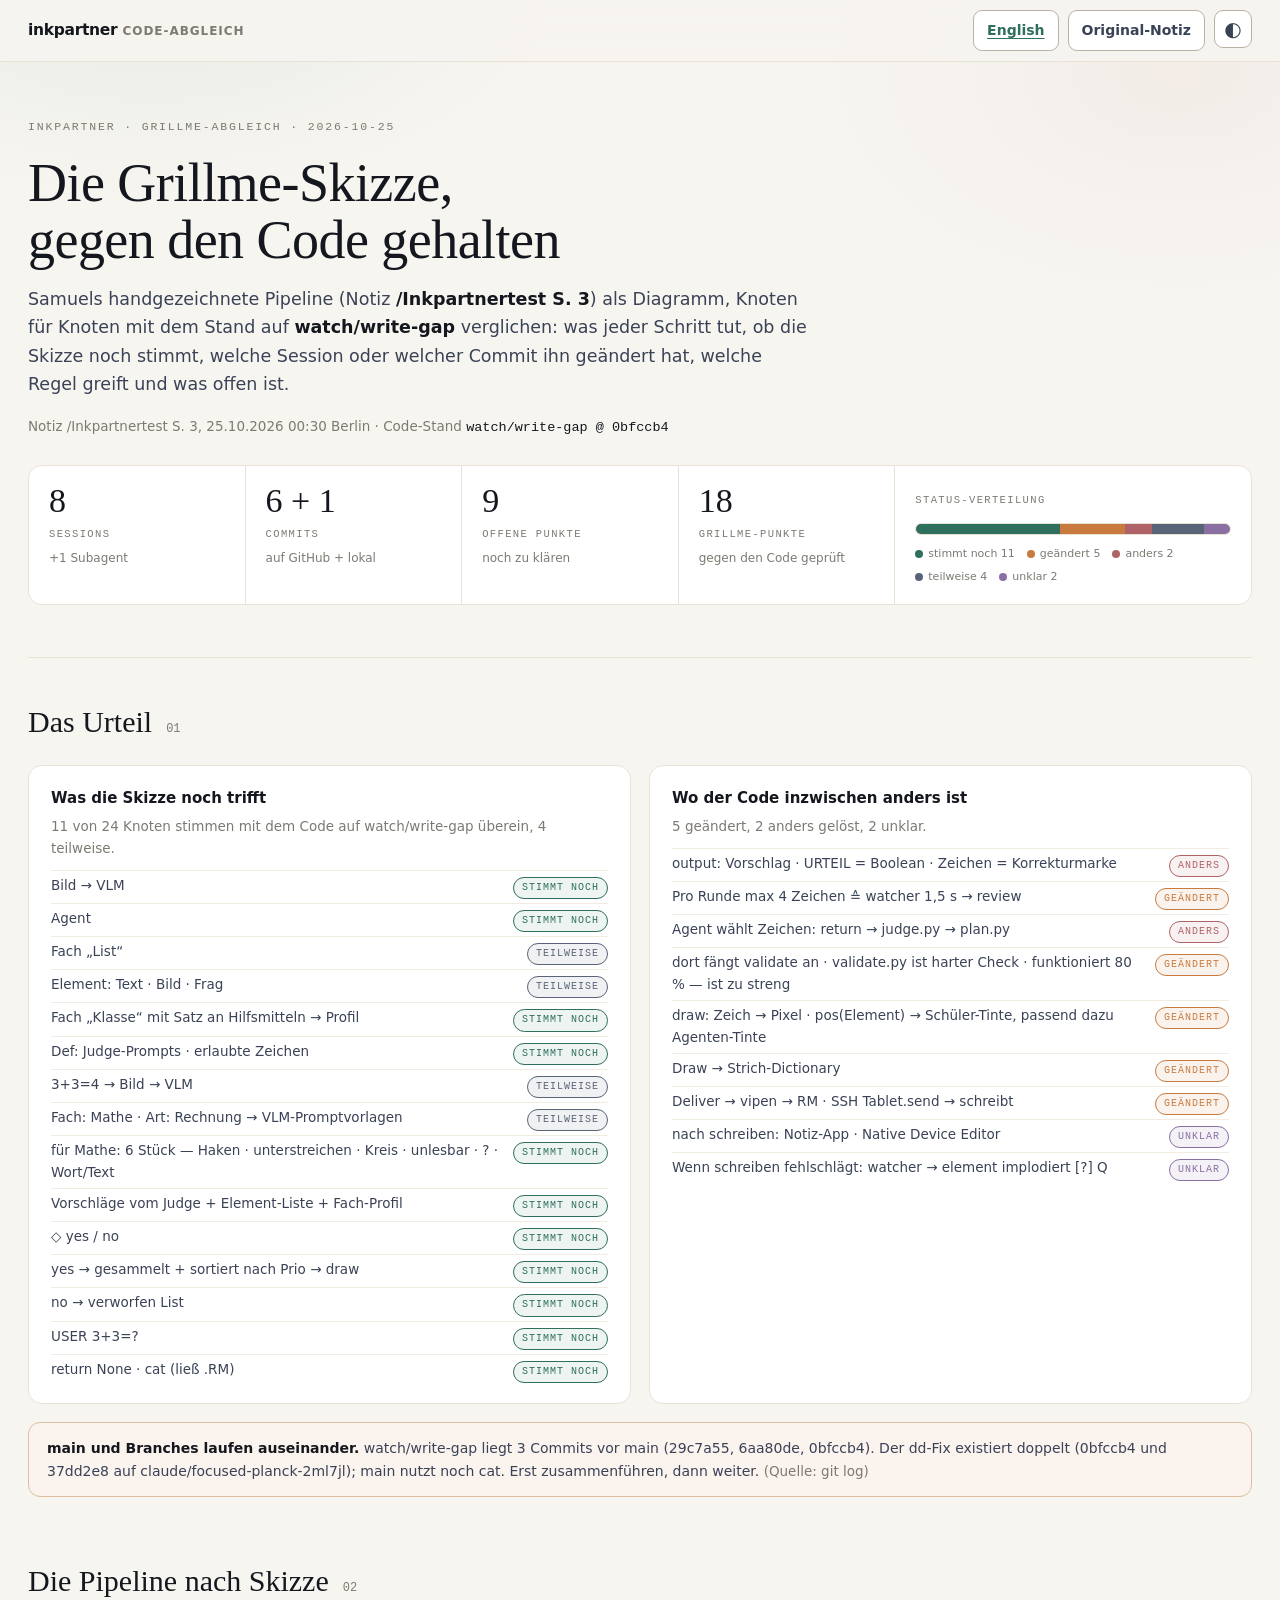
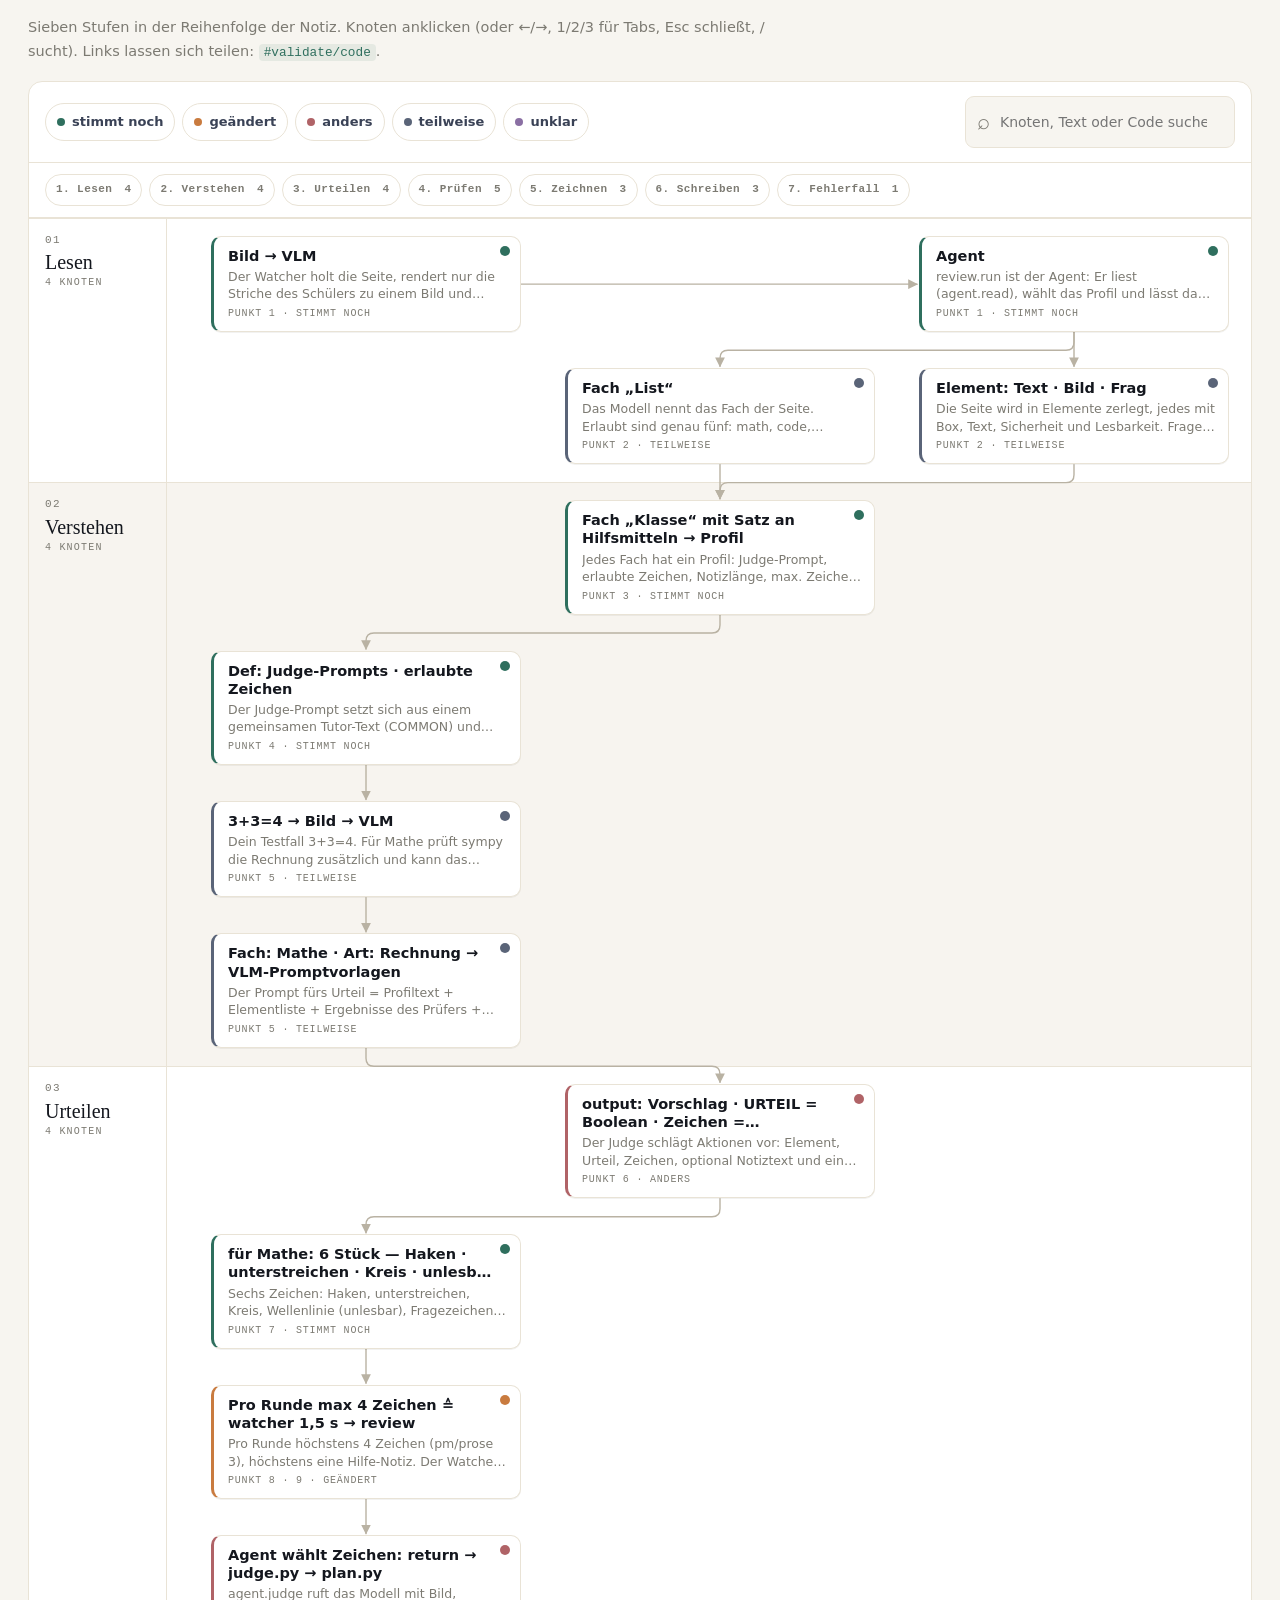
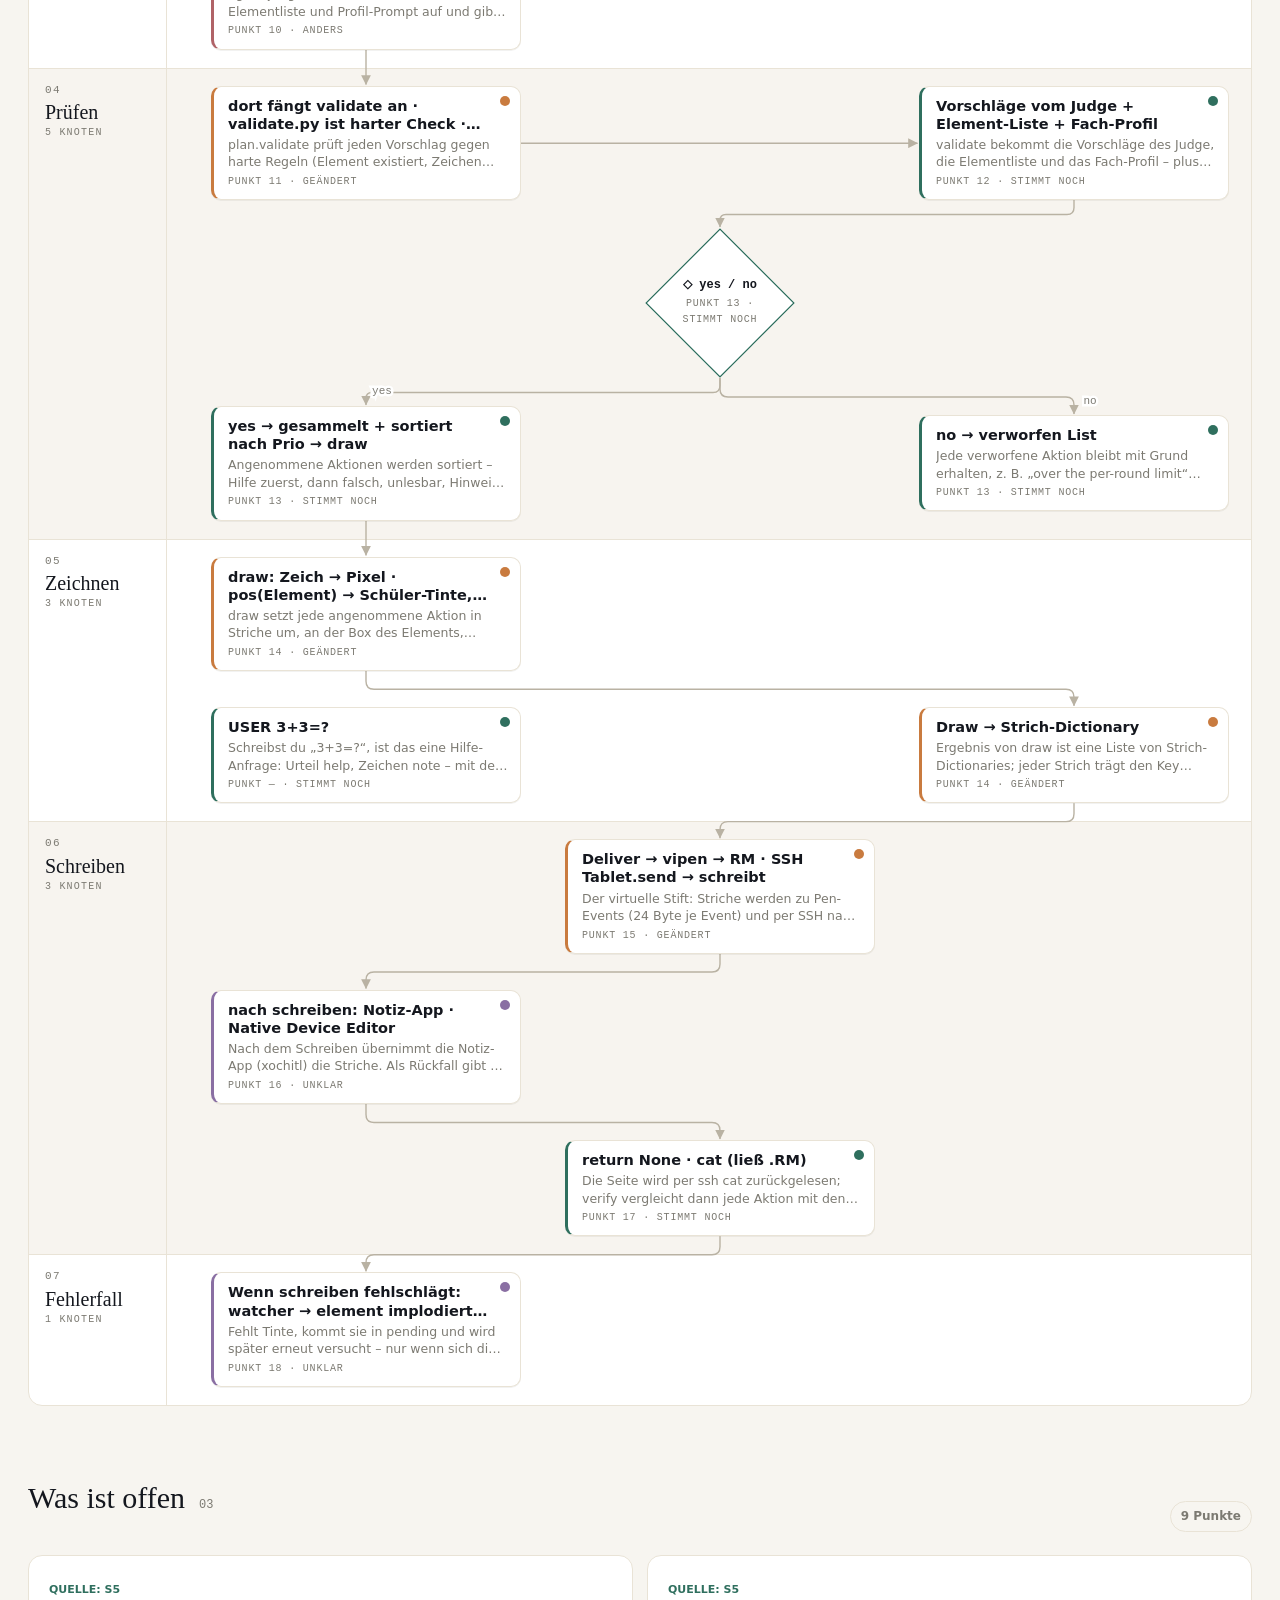
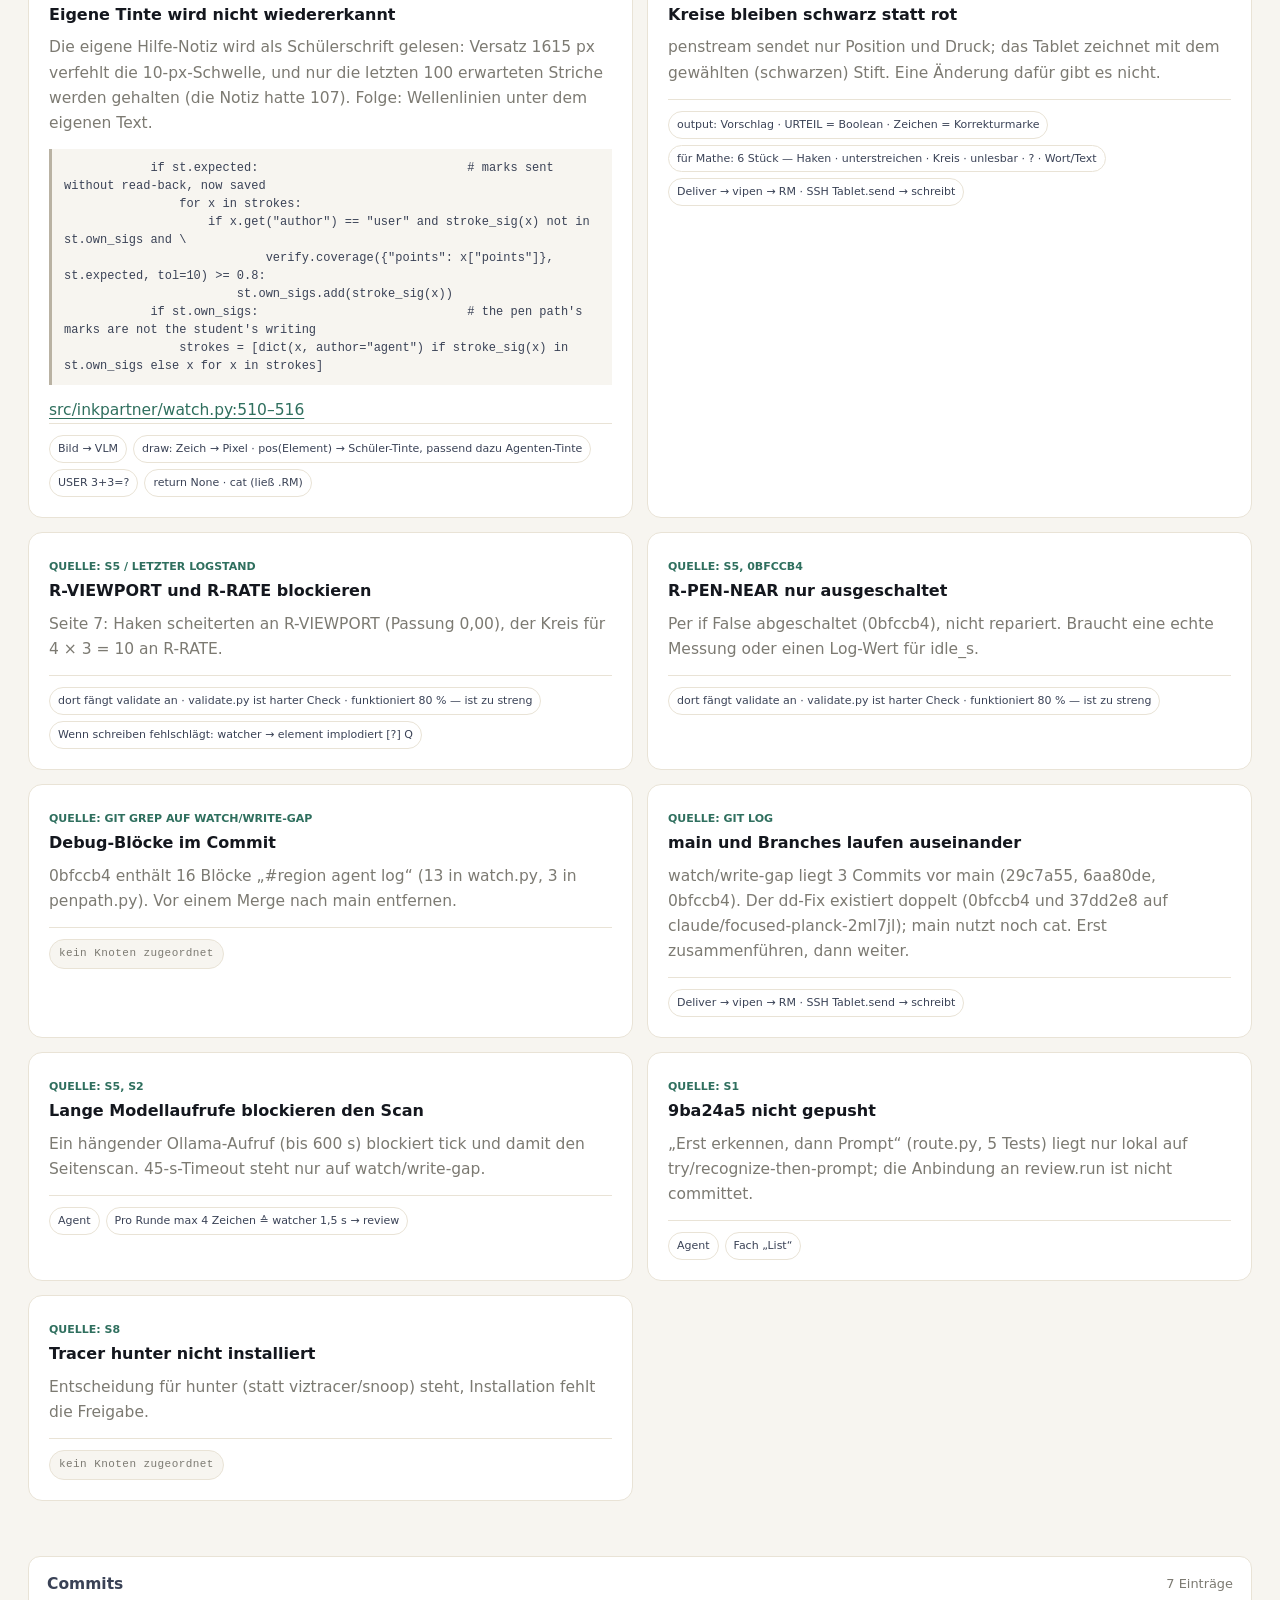
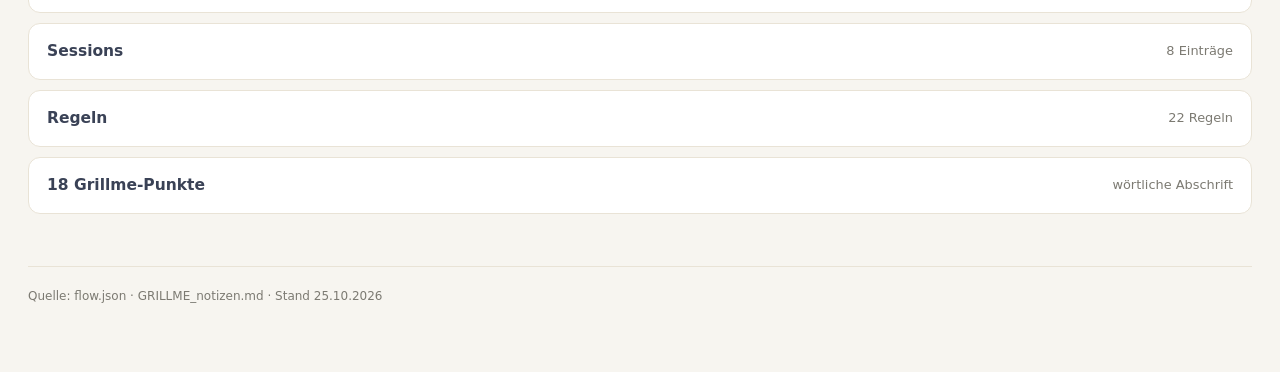
<file: index.html>
<!doctype html>
<html lang="de"><meta charset="utf-8"><title>Papier-Abgleich</title>
<meta http-equiv="refresh" content="0; url=examples/inkpartner-grillme/site/inkpartner-fakten.html">
<p>Weiter zum Beispiel: <a href="examples/inkpartner-grillme/site/inkpartner-fakten.html">inkpartner-fakten.html</a> · Repo: <a href="https://github.com/smlfg/papier-abgleich">github.com/smlfg/papier-abgleich</a></p>
</html>
</file>
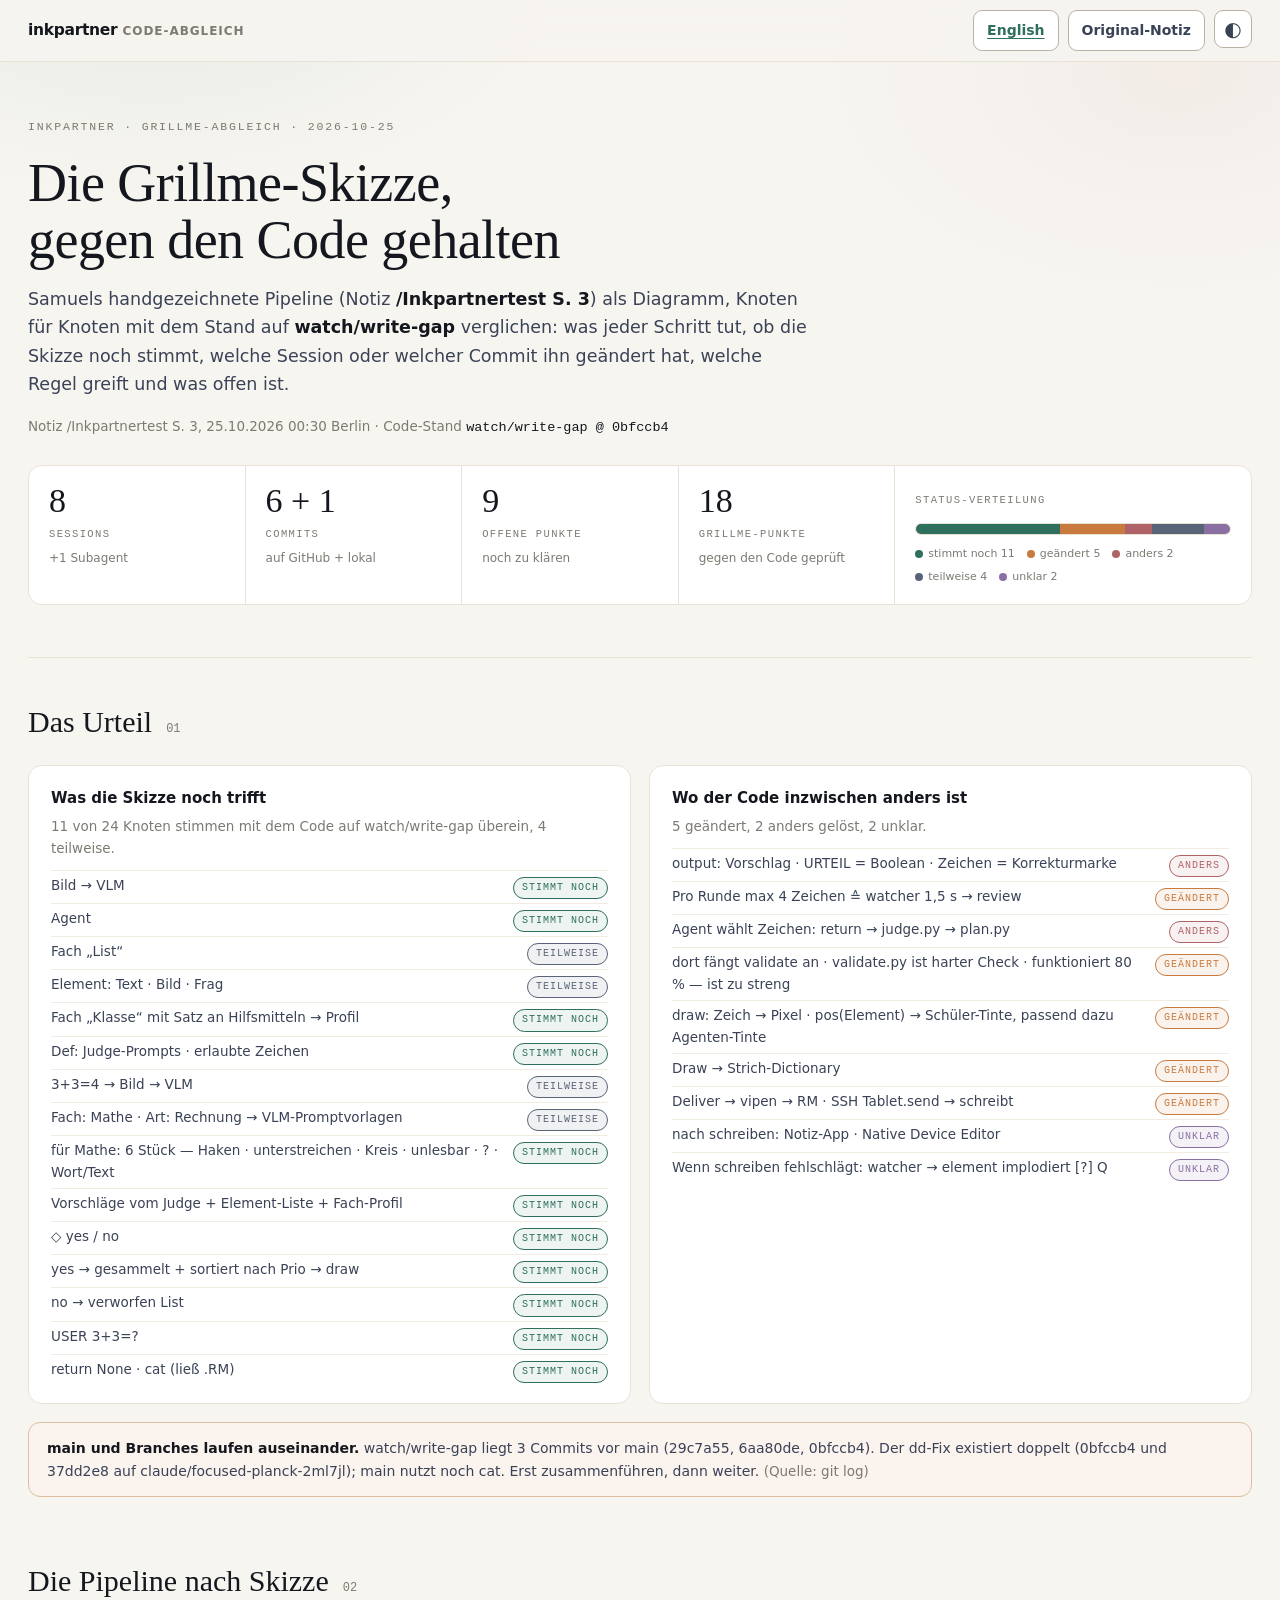
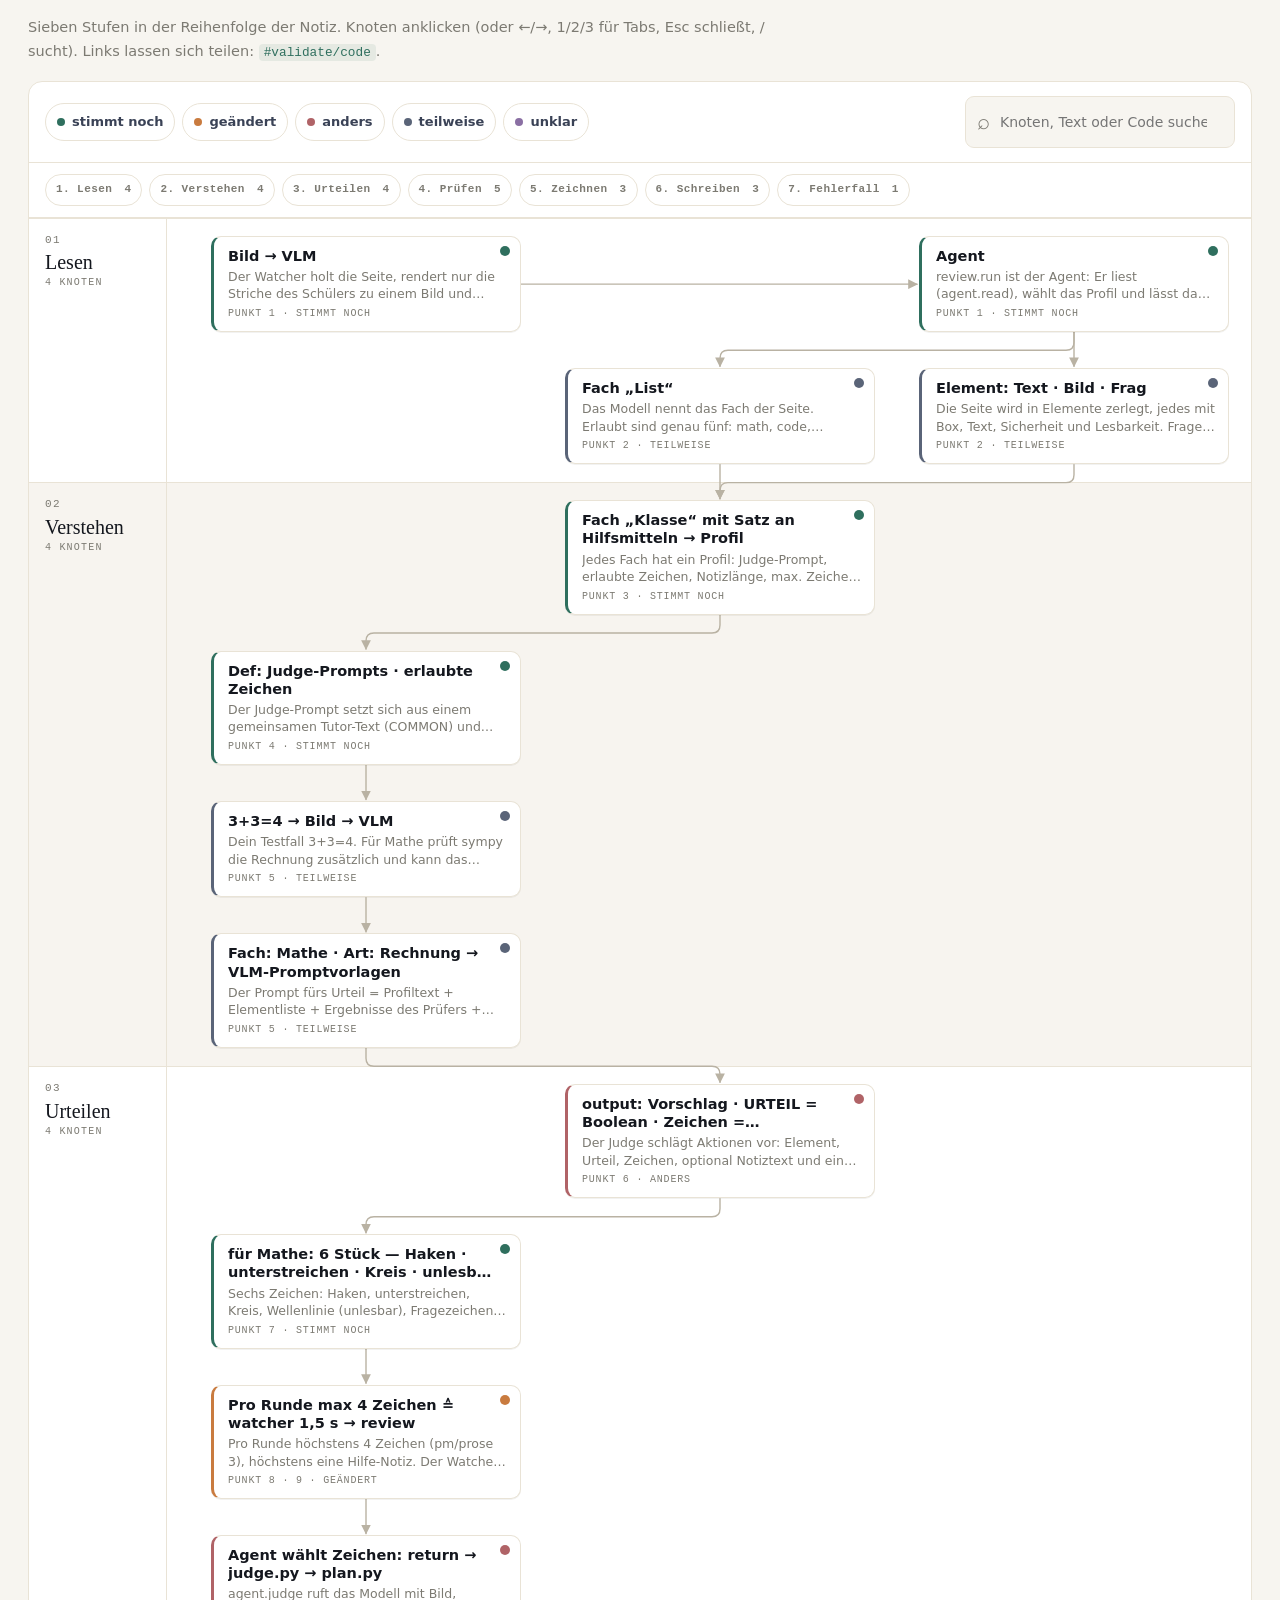
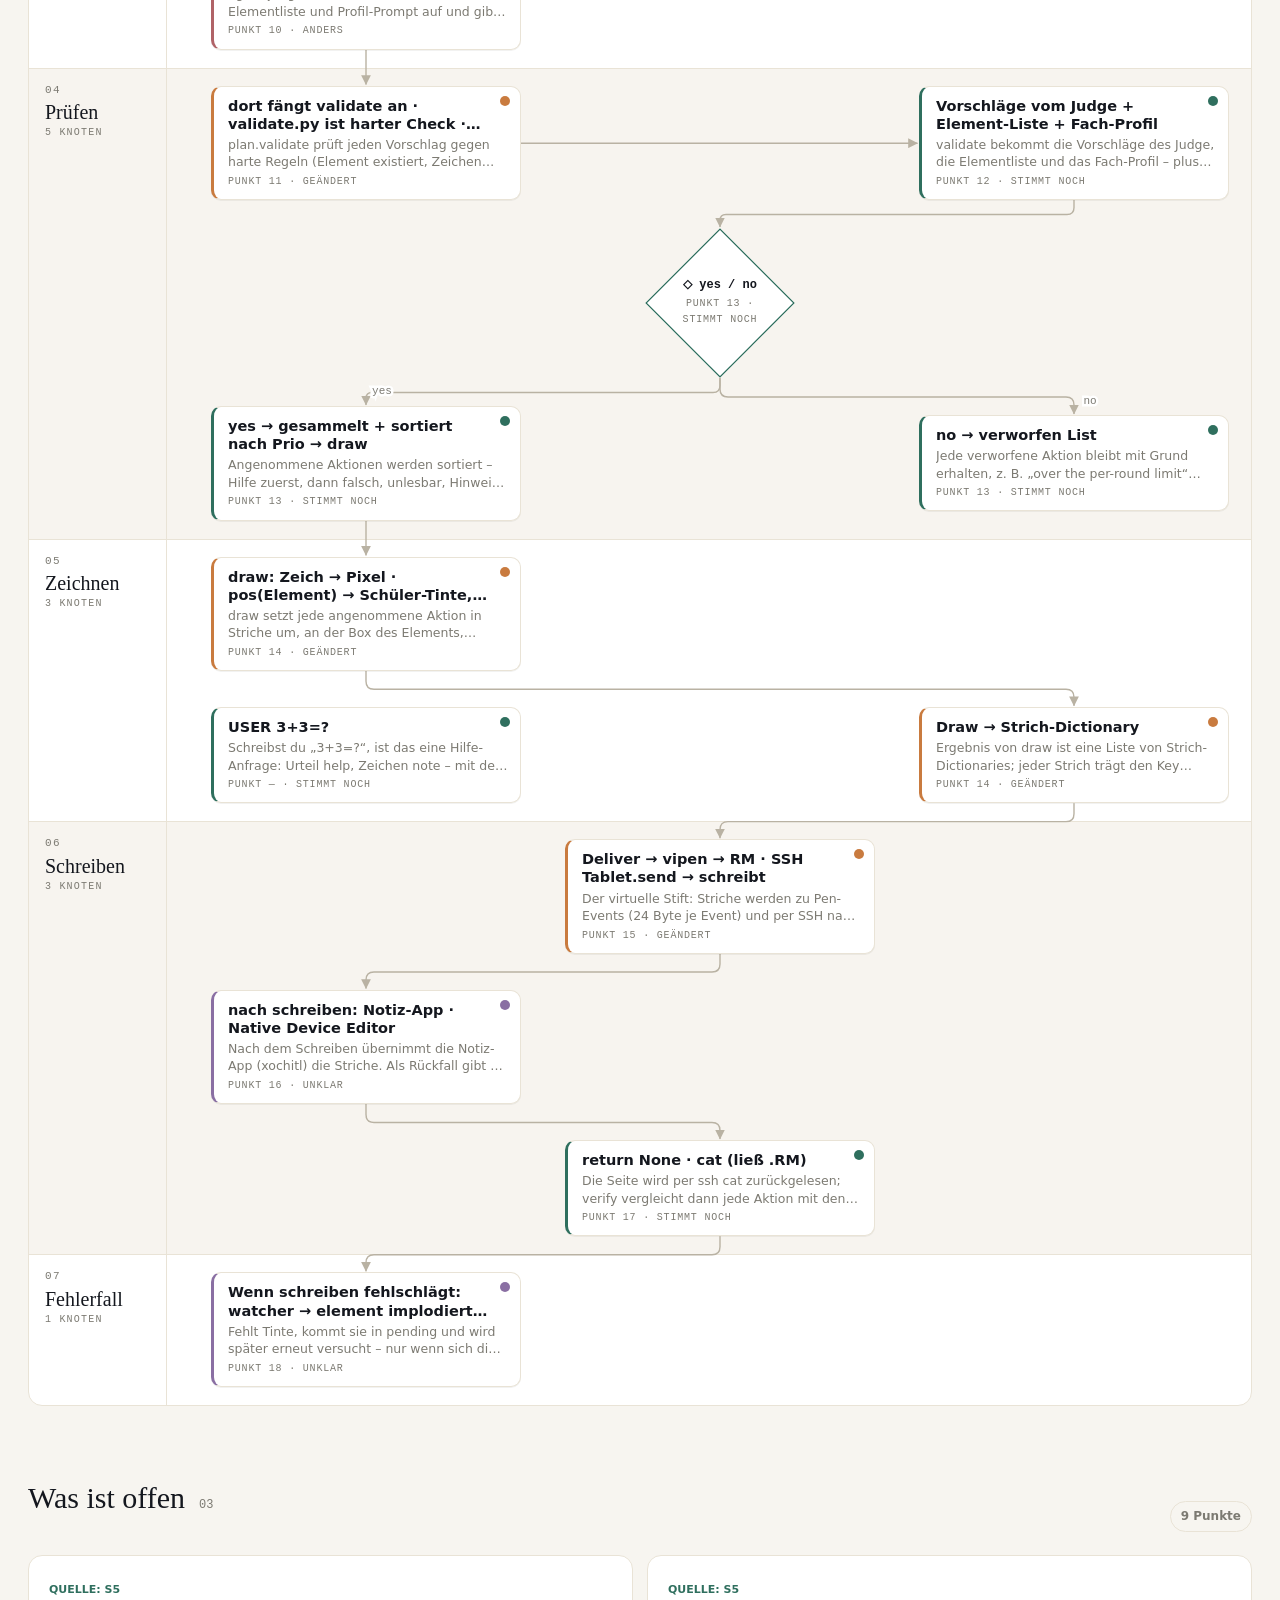
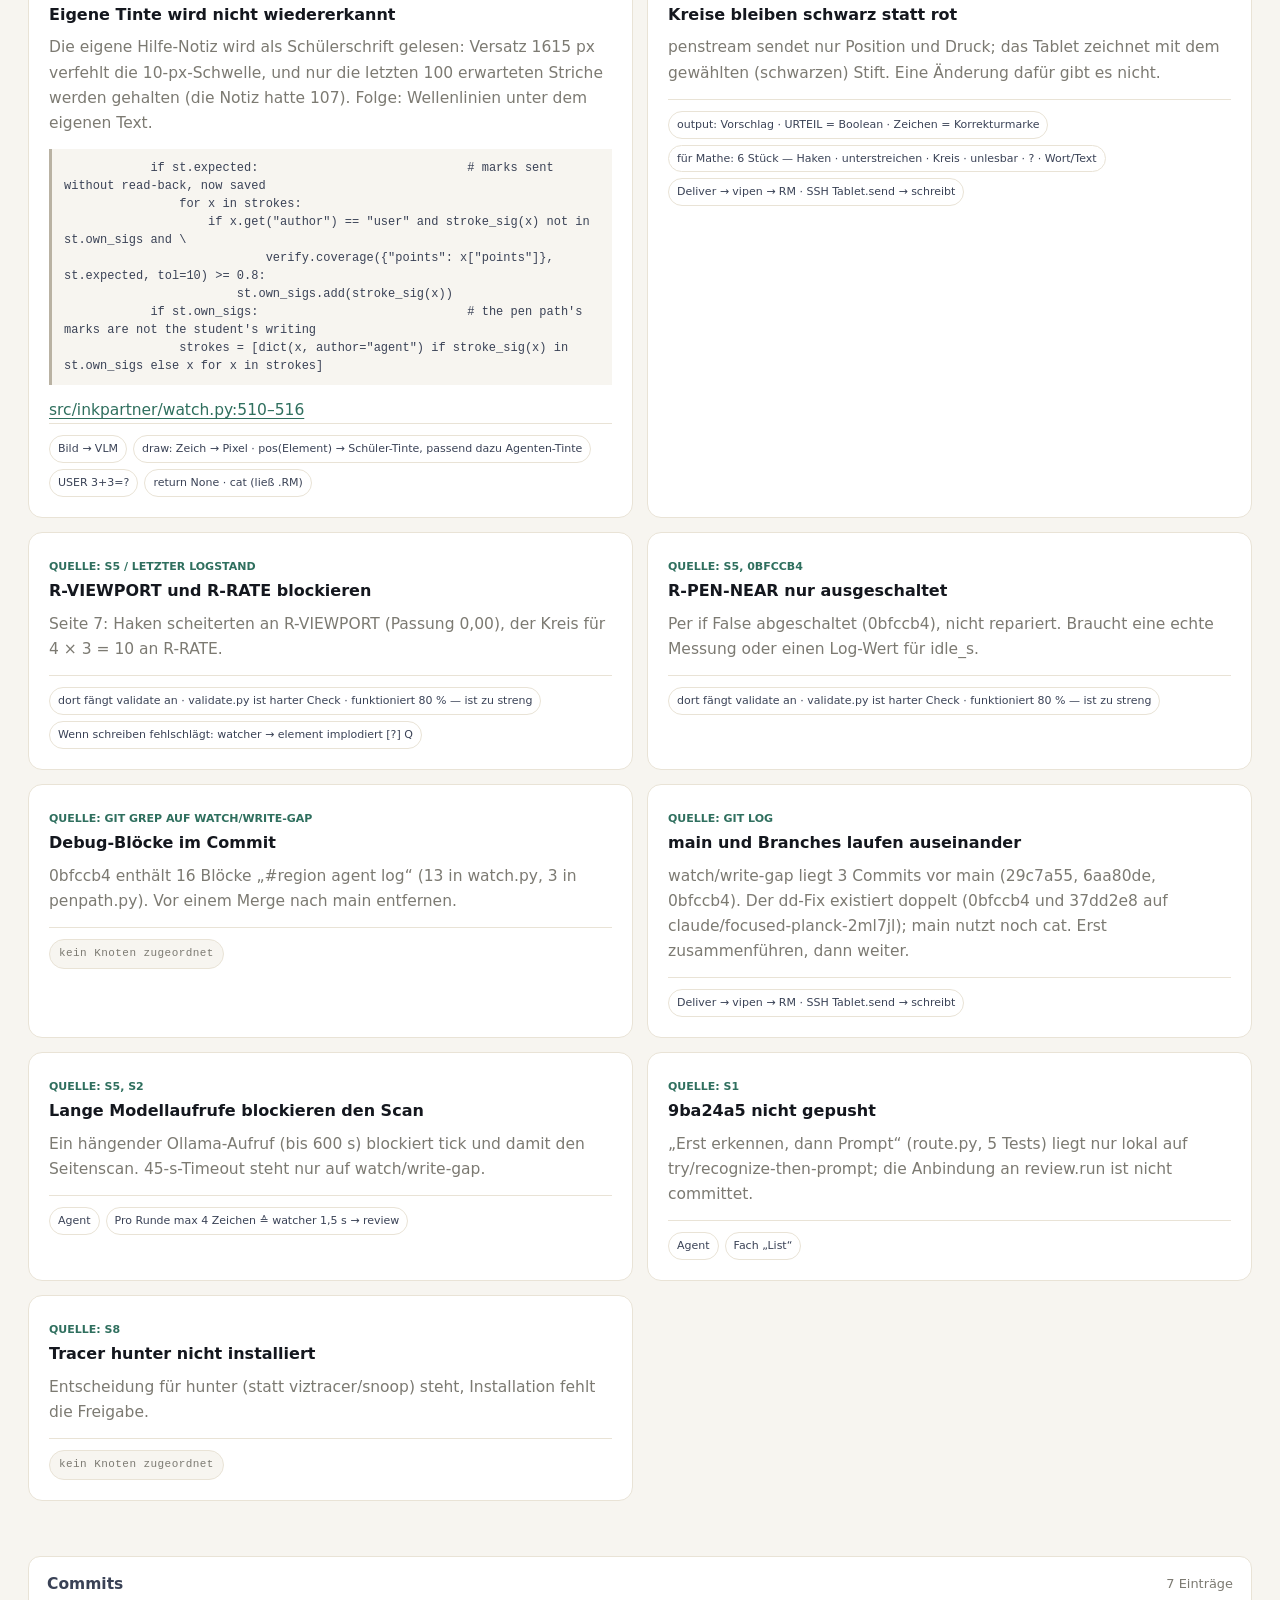
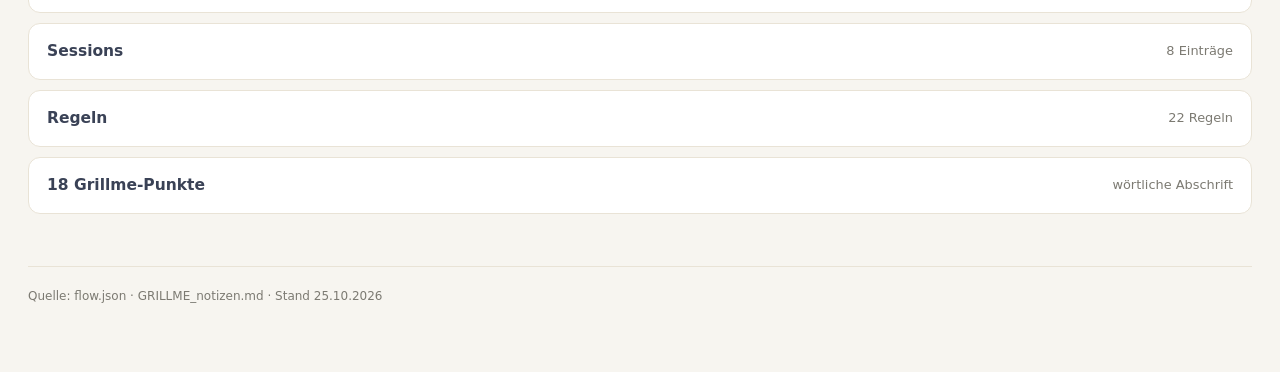
<file: examples/inkpartner-grillme/site/index.html>
<!doctype html>
<html lang="de">
<head>
  <meta charset="utf-8">
  <meta name="viewport" content="width=device-width, initial-scale=1">
  <meta name="description" content="inkpartner: interaktiver Abgleich der Grillme-Skizze mit dem Code.">
  <title>inkpartner — Grillme-Skizze gegen den Code</title>
  <link rel="stylesheet" href="style.css">
</head>
<body>
  <header class="topbar">
    <a class="brand" href="#">inkpartner <span>Code-Abgleich</span></a>
    <div class="top-actions">
      <a class="button" href="inkpartner-fakten.en.html" hreflang="en">English</a>
      <button class="button" id="open-original" type="button" aria-haspopup="dialog">Original-Notiz</button>
      <button class="icon-button" id="theme-toggle" type="button" aria-label="Dunkelmodus umschalten" aria-pressed="false"><span aria-hidden="true">◐</span></button>
    </div>
  </header>

  <div class="page-grid">
    <main class="main-column" id="main-content">
      <section class="hero" aria-labelledby="page-title">
        <p class="eyebrow">inkpartner · Grillme-Abgleich · 2026-10-25</p>
        <h1 id="page-title">Die Grillme-Skizze, gegen den Code gehalten</h1>
        <p class="lede">Samuels handgezeichnete Pipeline (Notiz <strong>/Inkpartnertest S. 3</strong>) als Diagramm, Knoten für Knoten mit dem Stand auf <strong>watch/write-gap</strong> verglichen: was jeder Schritt tut, ob die Skizze noch stimmt, welche Session oder welcher Commit ihn geändert hat, welche Regel greift und was offen ist.</p>
        <p class="subtitle">Notiz /Inkpartnertest S. 3, 25.10.2026 00:30 Berlin · Code-Stand <span id="code-stand">watch/write-gap @ 0bfccb4</span></p>
      </section>

      <section class="metrics" aria-label="Kennzahlen">
        <article class="metric"><span class="metric-number"></span><span></span><small></small></article>
        <article class="metric"><span class="metric-number"></span><span></span><small></small></article>
        <article class="metric"><span class="metric-number"></span><span></span><small></small></article>
        <article class="metric"><span class="metric-number"></span><span></span><small></small></article>
        <article class="metric metric-wide">
          <span>Status-Verteilung</span>
          <div id="status-bar" class="status-bar" role="img" aria-label="Status-Verteilung der 24 Knoten"></div>
          <div id="status-legend" class="status-legend"></div>
        </article>
      </section>

      <section class="verdict-sec" aria-labelledby="verdict-title">
        <div class="sec-head"><h2 id="verdict-title">Das Urteil</h2><span class="sec-n">01</span></div>
        <div class="verdict-grid">
          <article class="verdict-card" id="verdict-ok"></article>
          <article class="verdict-card" id="verdict-diff"></article>
        </div>
        <div class="callout" id="callout"></div>
      </section>

      <div class="sec-head flow-head"><h2>Die Pipeline nach Skizze</h2><span class="sec-n">02</span></div>
      <p class="sec-sub">Sieben Stufen in der Reihenfolge der Notiz. Knoten anklicken (oder ←/→, 1/2/3 für Tabs, Esc schließt, / sucht). Links lassen sich teilen: <code>#validate/code</code>.</p>
      <section class="explorer" aria-label="Diagramm und Werkzeuge">
        <div class="toolbar" role="toolbar" aria-label="Diagramm-Werkzeuge">
          <div class="filter-group" id="status-filters" aria-label="Nach Status filtern"></div>
          <label class="search-box" for="search"><span aria-hidden="true">⌕</span><input id="search" type="search" placeholder="Knoten, Text oder Code suchen …" autocomplete="off"></label>
        </div>
        <nav class="stage-nav" id="stage-nav" aria-label="Stufen-Navigation"></nav>
        <div class="flow-frame">
          <div class="flow-scroll" id="flow-scroll">
            <div class="flow-grid" id="flow-grid">
              <svg id="arrows" aria-hidden="true"></svg>
            </div>
          </div>
          <aside class="panel" id="panel" aria-label="Knotendetails" aria-hidden="true">
            <header class="panel-header">
              <div class="panel-title-wrap">
                <p class="panel-eyebrow" id="panel-eyebrow"></p>
                <h2 id="panel-title"></h2>
                <div class="panel-meta" id="panel-meta"></div>
              </div>
              <div class="panel-nav">
                <button class="icon-button" id="prev-node" type="button" aria-label="Vorheriger Knoten">←</button>
                <button class="icon-button" id="next-node" type="button" aria-label="Nächster Knoten">→</button>
                <button class="icon-button" id="close-panel" type="button" aria-label="Panel schließen">×</button>
              </div>
            </header>
            <div class="tabs" role="tablist" aria-label="Knotendetails">
              <button id="tab-fakt" type="button" role="tab" aria-controls="tabpanel-fakt" aria-selected="true">Fakt</button>
              <button id="tab-code" type="button" role="tab" aria-controls="tabpanel-code" aria-selected="false">Code</button>
              <button id="tab-verlauf" type="button" role="tab" aria-controls="tabpanel-verlauf" aria-selected="false">Verlauf</button>
            </div>
            <div class="panel-body" id="panel-body"></div>
          </aside>
        </div>
      </section>

      <section class="open-section" id="offen">
        <div class="section-heading"><div class="sec-head"><h2>Was ist offen</h2><span class="sec-n">03</span></div><span id="open-count" class="count-pill"></span></div>
        <div class="open-grid" id="open-grid"></div>
      </section>

      <section class="archive" aria-label="Vertiefende Materialien">
        <details id="commits-details">
          <summary><span>Commits</span><small>7 Einträge</small></summary>
          <div class="table-wrap"><table><thead><tr><th>Kürzel</th><th>Nachricht</th><th>Ort</th></tr></thead><tbody id="commits-body"></tbody></table></div>
        </details>
        <details id="sessions-details">
          <summary><span>Sessions</span><small>8 Einträge</small></summary>
          <div class="table-wrap"><table><thead><tr><th>Session</th><th>Zeit</th><th>Titel</th></tr></thead><tbody id="sessions-body"></tbody></table></div>
        </details>
        <details id="rules-details">
          <summary><span>Regeln</span><small id="rules-count"></small></summary>
          <div class="rule-list" id="rules-body"></div>
        </details>
        <details id="grill-details">
          <summary><span>18 Grillme-Punkte</span><small>wörtliche Abschrift</small></summary>
          <div class="table-wrap"><table class="grill-table"><thead><tr><th>Nr.</th><th>Notiz</th><th>Status</th><th>Beleg</th></tr></thead><tbody id="grill-body"></tbody></table></div>
        </details>
      </section>
      <footer>Quelle: flow.json · GRILLME_notizen.md · Stand 25.10.2026</footer>
    </main>
  </div>

  <div class="original-overlay" id="original-overlay" role="dialog" aria-modal="true" aria-label="Original-Notiz" aria-hidden="true">
    <div class="original-toolbar"><span>Original-Notiz · /Inkpartnertest S. 3</span><button class="icon-button" id="original-close" type="button" aria-label="Original-Notiz schließen">×</button></div>
    <img src="grillme.png" alt="Original-Notiz /Inkpartnertest S. 3">
  </div>

  <script type="application/json" id="flow">{"commit": "0bfccb439cf2d628fcf241d6caae3b4738015037", "branch": "watch/write-gap", "nodes": [{"id": "bild", "label": "Bild → VLM", "row": 0, "col": 0, "status": "stimmt-noch", "punkt": "1", "fakt": "agent.read rendert nur die Schülertinte (authors=(\"user\",)) als ein Bild und schickt es mit READ_PROMPT ans VLM.", "snippets": [{"file": "src/inkpartner/agent.py", "start": 71, "end": 77, "code": "def read(model, strokes: list[dict], background=None) -> tuple[str, list[Element]]:\n    \"\"\"Student strokes -> (subject, elements). Agent ink is left out of the picture on purpose.\n    `background`: the printed page (PDF) under the ink - then the exercise text is read too.\"\"\"\n    img = pagemod.render(strokes, authors=(\"user\",), background=background, crop=True)\n    fx0, fy0, fx1, fy1 = img.info[\"frame\"]       # the image covers this part of the page\n    data = model.json([pagemod.png_bytes(img)], READ_PROMPT + (PRINTED if background is not None else \"\"),\n                      READ_SCHEMA)", "url": "https://github.com/smlfg/inkpartner/blob/0bfccb439cf2d628fcf241d6caae3b4738015037/src/inkpartner/agent.py#L71-L77"}], "commits": [], "next": ["agent"], "stage": "lesen", "was": "Der Watcher holt die Seite, rendert nur die Striche des Schülers zu einem Bild und schickt es mit dem Lese-Prompt an das Vision-Modell (VLM).", "warum": "So steht es in agent.read: authors=(\"user\",) – Agententinte bleibt absichtlich draußen.", "zahlen": ["Modell: ollama:qwen3.6:35b-a3b", "Eine Runde: 7–25 s", "Volle Lesung 3,2 s, billige Erkennung 1,0 s (S3)", "rmscene-Warnung: 111 unbekannte Bytes im Seitenkopf (Offset 176–286), nicht aus den Strichen"], "regeln": ["R17"], "offen": ["ownink"], "verlauf": [{"ref": "S2", "text": "docs/LESEN.md mit Mermaid-Diagramm der Lese-Pipeline, 97 Unit-Tests grün", "commit": "6aa80de", "url": "https://github.com/smlfg/inkpartner/commit/6aa80decf6cd0faa2c14e985a780fa7651444997"}, {"ref": "S3", "text": "Messung auf der echten Seite: Erkennung 1,0 s, Lesung 3,2 s", "url": null}], "docs": [{"name": "LESEN.md", "url": "https://github.com/smlfg/inkpartner/blob/0bfccb439cf2d628fcf241d6caae3b4738015037/docs/LESEN.md"}]}, {"id": "agent", "label": "Agent", "row": 0, "col": 2, "status": "stimmt-noch", "punkt": "1", "fakt": "review.run ruft agent.read und danach agent.judge; jede Runde geht das Bild also zweimal ans VLM (Session S1).", "snippets": [{"file": "src/inkpartner/review.py", "start": 37, "end": 52, "code": "    if elements is None:\n        from .geometry import snap\n        if reader:      # readers without a background parameter keep working on plain pages\n            guessed, elements = reader(strokes, background=background) if background is not None else reader(strokes)\n        else:\n            guessed, elements = agent.read(model, strokes, background)\n        elements = snap(elements, strokes)           # marks land on the real ink, not the model's guess\n        subject = subject or guessed\n    times[\"read\"] = round(time.time() - t, 1)\n    t = time.time()\n    subject = subject or \"math\"\n    profile = profiles.get(subject)\n    checked = mathcheck.check_steps(elements) if profile.deterministic == \"sympy\" else {}\n    if proposals is None:\n        proposals = agent.judge(judge_model or model, strokes, elements, profile, checked=checked,\n                                background=background)", "url": "https://github.com/smlfg/inkpartner/blob/0bfccb439cf2d628fcf241d6caae3b4738015037/src/inkpartner/review.py#L37-L52"}], "commits": [], "next": ["fach", "element"], "stage": "lesen", "was": "review.run ist der Agent: Er liest (agent.read), wählt das Profil und lässt dann urteilen (agent.judge).", "warum": "Ablauf in review.run; jede Runde schickt das Bild zweimal ans VLM – read und judge.", "zahlen": ["2 VLM-Aufrufe pro Runde (S1)", "Erkenner 0,9 s vs. volle Lesung 3,1 s (S2, Branch try/recognize-then-prompt)"], "regeln": ["R8"], "offen": ["push", "blocking"], "verlauf": [{"ref": "S1", "text": "Befund: Bild geht zweimal ans VLM; Gegenentwurf „erst erkennen, dann Prompt“ als 9ba24a5 (nur lokal)", "url": null}, {"ref": "S2", "text": "Erkenner ist schneller, ersetzt die Lesung aber nicht", "url": null}], "docs": []}, {"id": "fach", "label": "Fach „List“", "row": 1, "col": 1, "status": "teilweise", "punkt": "2", "fakt": "read() gibt (subject, elements) zurück. Das Fach kommt aus einer festen Liste: math, code, diagram, pm, prose. „Erst erkennen, dann Prompt“ (9ba24a5) existiert nur lokal, nicht auf GitHub, deshalb ohne Link.", "snippets": [{"file": "src/inkpartner/agent.py", "start": 17, "end": 24, "code": "    \"type\": \"object\",\n    \"properties\": {\n        \"subject\": {\"type\": \"string\", \"enum\": [\"math\", \"code\", \"diagram\", \"pm\", \"prose\"]},\n        \"elements\": {\"type\": \"array\", \"items\": {\n            \"type\": \"object\",\n            \"properties\": {\n                \"kind\": {\"type\": \"string\", \"enum\": list(KINDS)},\n                \"text\": {\"type\": \"string\"},", "url": "https://github.com/smlfg/inkpartner/blob/0bfccb439cf2d628fcf241d6caae3b4738015037/src/inkpartner/agent.py#L17-L24"}, {"file": "src/inkpartner/agent.py", "start": 87, "end": 87, "code": "    return data[\"subject\"], els", "url": "https://github.com/smlfg/inkpartner/blob/0bfccb439cf2d628fcf241d6caae3b4738015037/src/inkpartner/agent.py#L87-L87"}], "commits": [], "next": ["klasse"], "stage": "lesen", "was": "Das Modell nennt das Fach der Seite. Erlaubt sind genau fünf: math, code, diagram, pm, prose.", "warum": "Im Kern wie skizziert; die „Liste“ ist das enum im READ_SCHEMA. 9ba24a5 (erst erkennen) ist nicht auf GitHub.", "zahlen": ["5 Fächer"], "regeln": ["R18"], "offen": ["push"], "verlauf": [{"ref": "S5", "text": "Runde 13 in validate-metrics.jsonl: „3 plus 3“ wurde als code eingestuft", "url": null}], "docs": []}, {"id": "element", "label": "Element: Text · Bild · Frag", "row": 1, "col": 2, "status": "teilweise", "punkt": "2", "fakt": "Elementarten im Code: line, formula, code, text, node, edge, arrow, box, table, drawing, printed. „Bild“ und „Frage“ gibt es nicht als Art; eine Frage wie „= ?“ erkennt asks_for_help.", "snippets": [{"file": "src/inkpartner/elements.py", "start": 15, "end": 15, "code": "KINDS = (\"line\", \"formula\", \"code\", \"text\", \"node\", \"edge\", \"arrow\", \"box\", \"table\", \"drawing\", \"printed\")", "url": "https://github.com/smlfg/inkpartner/blob/0bfccb439cf2d628fcf241d6caae3b4738015037/src/inkpartner/elements.py#L15-L15"}, {"file": "src/inkpartner/agent.py", "start": 117, "end": 120, "code": "def asks_for_help(e: Element) -> bool:\n    \"\"\"A line with a question - '(3x+4y)^3 = ?' - is a request, not an answer to check.\"\"\"\n    from .elements import ASK\n    return bool(ASK.search(e.text or \"\"))", "url": "https://github.com/smlfg/inkpartner/blob/0bfccb439cf2d628fcf241d6caae3b4738015037/src/inkpartner/agent.py#L117-L120"}], "commits": [], "next": ["klasse"], "stage": "lesen", "was": "Die Seite wird in Elemente zerlegt, jedes mit Box, Text, Sicherheit und Lesbarkeit. Fragen wie „= ?“ werden als Hilfe-Anfrage erkannt.", "warum": "Elementarten im Code sind line, formula, code, text, node, edge, arrow, box, table, drawing, printed – kein eigenes „Bild“ oder „Frage“.", "zahlen": ["11 Elementarten"], "regeln": ["R5"], "offen": [], "verlauf": [], "docs": []}, {"id": "klasse", "label": "Fach „Klasse“ mit Satz an Hilfsmitteln → Profil", "row": 2, "col": 1, "status": "stimmt-noch", "punkt": "3", "fakt": "profiles.py: ein Profile je Fach (math, code, diagram, pm, prose) mit Judge-Prompt, erlaubten Zeichen und max_actions.", "snippets": [{"file": "src/inkpartner/profiles.py", "start": 13, "end": 21, "code": "@dataclass(frozen=True)\nclass Profile:\n    name: str\n    judge: str                          # instructions for the judging model\n    marks: frozenset = ALL_MARKS\n    note_max_chars: int = 60\n    help_max_chars: int = 140           # an answer to \"= ?\" may be a little longer than a mark\n    max_actions: int = 4\n    deterministic: str | None = None    # name of a checker that can overrule the model", "url": "https://github.com/smlfg/inkpartner/blob/0bfccb439cf2d628fcf241d6caae3b4738015037/src/inkpartner/profiles.py#L13-L21"}], "commits": [], "next": ["def"], "stage": "verstehen", "was": "Jedes Fach hat ein Profil: Judge-Prompt, erlaubte Zeichen, Notizlänge, max. Zeichen pro Runde und optional einen festen Prüfer.", "warum": "Genau wie skizziert: das Profil ist der „Satz an Hilfsmitteln“.", "zahlen": ["Notiz max. 60 Zeichen (Mathe 40)", "Hilfe max. 140 Zeichen"], "regeln": ["R18", "R7"], "offen": [], "verlauf": [], "docs": []}, {"id": "def", "label": "Def: Judge-Prompts · erlaubte Zeichen", "row": 3, "col": 0, "status": "stimmt-noch", "punkt": "4", "fakt": "Genau das definiert ein Profil: Profile.judge (Prompt) und Profile.marks (erlaubte Zeichen).", "snippets": [{"file": "src/inkpartner/profiles.py", "start": 30, "end": 36, "code": "PROFILES = {\n    \"math\": Profile(\n        \"math\",\n        COMMON + \" Subject: mathematics. Each line is a step. Check whether each step follows from the \"\n        \"previous one. Point at the first wrong step (circle) and name the rule that was broken in a \"\n        \"note (e.g. 'Distributivgesetz?'), never the corrected result.\",\n        note_max_chars=40, deterministic=\"sympy\"),", "url": "https://github.com/smlfg/inkpartner/blob/0bfccb439cf2d628fcf241d6caae3b4738015037/src/inkpartner/profiles.py#L30-L36"}], "commits": [], "next": ["test"], "stage": "verstehen", "was": "Der Judge-Prompt setzt sich aus einem gemeinsamen Tutor-Text (COMMON) und dem Fachteil zusammen; dazu kommt die Liste der erlaubten Zeichen.", "warum": "Profile.judge + Profile.marks entsprechen der Definition in der Notiz.", "zahlen": [], "regeln": ["R7", "R5"], "offen": [], "verlauf": [], "docs": []}, {"id": "test", "label": "3+3=4  →  Bild → VLM", "row": 4, "col": 0, "status": "teilweise", "punkt": "5", "fakt": "Testfall aus der Skizze. Mathe hat einen deterministischen Prüfer (sympy), der das Urteil des Modells überstimmen kann.", "snippets": [{"file": "src/inkpartner/review.py", "start": 47, "end": 52, "code": "    subject = subject or \"math\"\n    profile = profiles.get(subject)\n    checked = mathcheck.check_steps(elements) if profile.deterministic == \"sympy\" else {}\n    if proposals is None:\n        proposals = agent.judge(judge_model or model, strokes, elements, profile, checked=checked,\n                                background=background)", "url": "https://github.com/smlfg/inkpartner/blob/0bfccb439cf2d628fcf241d6caae3b4738015037/src/inkpartner/review.py#L47-L52"}], "commits": [], "next": ["mathe"], "stage": "verstehen", "was": "Dein Testfall 3+3=4. Für Mathe prüft sympy die Rechnung zusätzlich und kann das Modell überstimmen.", "warum": "Teilweise: Fach Mathe ja, eine eigene „Art“ gibt es nicht.", "zahlen": ["3+3=7 allein auf einer Seite bekam keine Marke (S3)"], "regeln": ["R4"], "offen": [], "verlauf": [{"ref": "S3", "text": "plan.validate verwarf den Kreis: „no task on the page to judge this line against“. Fix (_number_chain) – laut Sessions verwandt mit 6fc0a84 auf dem Claude-Branch", "commit": "6fc0a84", "url": "https://github.com/smlfg/inkpartner/commit/6fc0a84b6b7ed5f5fc5b5a04ca2b60f878958b19"}], "docs": []}, {"id": "mathe", "label": "Fach: Mathe · Art: Rechnung → VLM-Promptvorlagen", "row": 5, "col": 0, "status": "teilweise", "punkt": "5", "fakt": "Das Mathe-Profil gibt es; eine eigene „Art“ (Rechnung) gibt es nicht. Die Promptvorlage ist profile.judge plus feste Regeln in agent.judge.", "snippets": [{"file": "src/inkpartner/agent.py", "start": 100, "end": 105, "code": "    prompt = (f\"{profile.judge}\\n\\nElements on the page:\\n{listing}\\n{facts}\\n\"\n              \"Propose at most a few actions. Marks: check/underline for correct; circle, underline or a \"\n              \"note for wrong; question or note for a hint; wavy for unreadable. If the student asks for \"\n              \"help (asks_for_help, a question mark, '= ?', 'Hilfe', a task with no own work yet), answer \"\n              \"with verdict 'help', mark 'note': say in German what the problem is and the very next step \"\n              f\"or the rule to use, at most {profile.help_max_chars} characters, never the result. \"", "url": "https://github.com/smlfg/inkpartner/blob/0bfccb439cf2d628fcf241d6caae3b4738015037/src/inkpartner/agent.py#L100-L105"}], "commits": [], "next": ["urteil"], "stage": "verstehen", "was": "Der Prompt fürs Urteil = Profiltext + Elementliste + Ergebnisse des Prüfers + feste Regeln für Zeichen und Hilfe.", "warum": "Promptvorlage ja (profile.judge), aber keine eigene Art „Rechnung“.", "zahlen": [], "regeln": ["R7"], "offen": [], "verlauf": [], "docs": []}, {"id": "urteil", "label": "output: Vorschlag · URTEIL = Boolean · Zeichen = Korrekturmarke", "row": 6, "col": 1, "status": "anders", "punkt": "6", "fakt": "Das Urteil ist nicht boolesch, sondern 5-wertig: correct, wrong, hint, unreadable, help. Die Farbe folgt dem Urteil (VERDICT_COLOR), nicht dem Modell.", "snippets": [{"file": "src/inkpartner/agent.py", "start": 53, "end": 54, "code": "            \"verdict\": {\"type\": \"string\", \"enum\": [\"correct\", \"wrong\", \"hint\", \"unreadable\", \"help\"]},\n            \"mark\": {\"type\": \"string\", \"enum\": [\"check\", \"underline\", \"circle\", \"wavy\", \"question\", \"note\"]},", "url": "https://github.com/smlfg/inkpartner/blob/0bfccb439cf2d628fcf241d6caae3b4738015037/src/inkpartner/agent.py#L53-L54"}, {"file": "src/inkpartner/plan.py", "start": 14, "end": 19, "code": "VERDICT_COLOR = {\"correct\": \"green\", \"wrong\": \"red\", \"hint\": \"blue\", \"unreadable\": \"gray\", \"help\": \"blue\"}\nMARKS_FOR = {\"correct\": {\"check\", \"underline\"},\n             \"wrong\": {\"circle\", \"underline\", \"note\"},\n             \"hint\": {\"question\", \"note\"},\n             \"unreadable\": {\"wavy\"},\n             \"help\": {\"note\"}}", "url": "https://github.com/smlfg/inkpartner/blob/0bfccb439cf2d628fcf241d6caae3b4738015037/src/inkpartner/plan.py#L14-L19"}], "commits": [], "next": ["sechs"], "stage": "urteilen", "was": "Der Judge schlägt Aktionen vor: Element, Urteil, Zeichen, optional Notiztext und ein gesprochener Satz.", "warum": "Anders als skizziert: das Urteil ist nicht Boolean, sondern hat 5 Werte (correct, wrong, hint, unreadable, help). Die Farbe kommt aus dem Urteil, nicht vom Modell.", "zahlen": ["5 Urteile", "Farben: grün / rot / blau / grau / blau"], "regeln": ["R3", "R5"], "offen": ["black"], "verlauf": [], "docs": []}, {"id": "sechs", "label": "für Mathe: 6 Stück — Haken · unterstreichen · Kreis · unlesbar · ? · Wort/Text", "row": 7, "col": 0, "status": "stimmt-noch", "punkt": "7", "fakt": "ALL_MARKS = check, underline, circle, wavy, question, note — sechs Zeichen, auf main und watch/write-gap gleich.", "snippets": [{"file": "src/inkpartner/profiles.py", "start": 10, "end": 10, "code": "ALL_MARKS = frozenset({\"check\", \"underline\", \"circle\", \"wavy\", \"question\", \"note\"})", "url": "https://github.com/smlfg/inkpartner/blob/0bfccb439cf2d628fcf241d6caae3b4738015037/src/inkpartner/profiles.py#L10-L10"}], "commits": [], "next": ["max4"], "stage": "urteilen", "was": "Sechs Zeichen: Haken, unterstreichen, Kreis, Wellenlinie (unlesbar), Fragezeichen, Notiz.", "warum": "Stimmt: ALL_MARKS hat genau diese sechs, auf main und watch/write-gap gleich.", "zahlen": ["6 Zeichen"], "regeln": ["R6", "R5"], "offen": ["black"], "verlauf": [{"ref": "S7", "text": "Kreise und eine Notiz (107 Striche, 4,4 s) kamen per sent_direct an, später eine Notiz mit 162 Strichen", "url": null}], "docs": []}, {"id": "max4", "label": "Pro Runde max 4 Zeichen ≙ watcher 1,5 s → review", "row": 8, "col": 0, "status": "geaendert", "punkt": "8 · 9", "fakt": "max_actions=4 (Default, gilt für Mathe; pm/prose 3), höchstens 1 Hilfe-Notiz pro Runde. Watcher-Takt --interval 1,5 s stimmt. Neu in 0bfccb4: Modell-Timeout 45 s im Watcher (vorher 600 s) und 10 s R-COOLDOWN nach jedem Schreiben.", "snippets": [{"file": "src/inkpartner/plan.py", "start": 109, "end": 118, "code": "    # Small and incremental beats one big throw: at most N actions per round, errors first.\n    order = {\"help\": 0, \"wrong\": 1, \"unreadable\": 2, \"hint\": 3, \"correct\": 4}\n    out.accepted.sort(key=lambda a: order[a.verdict])\n    helps = [a for a in out.accepted if a.verdict == \"help\"]\n    for a in helps[1:]:                                # one answer to one question per round\n        out.accepted.remove(a)\n        out.rejected.append((a, \"only one help note per round\"))\n    for a in out.accepted[profile.max_actions:]:\n        out.rejected.append((a, \"over the per-round limit\"))\n    out.accepted = out.accepted[:profile.max_actions]", "url": "https://github.com/smlfg/inkpartner/blob/0bfccb439cf2d628fcf241d6caae3b4738015037/src/inkpartner/plan.py#L109-L118"}, {"file": "src/inkpartner/watch.py", "start": 813, "end": 825, "code": "def run(host=\"remarkable\", model=None, subject=None, interval_s=1.5, once=False, **kw):\n    \"\"\"Loop forever (or until the first review with --once). Stops for good on the kill switch.\"\"\"\n    from . import models\n    from .guards import Stopped\n    tablet = Tablet(host, monitor=PenMonitor(host),\n                    allow_restart=kw.get(\"allow_restart\", False))\n    w = Watcher(tablet, models.get(model), subject=subject, **kw)\n    # A call that never returns blocks every other page. Live rounds on 24.10. finished\n    # within 15 s; the page-5 call was still inside the request after 200 s while page 6 waited.\n    for m in getattr(w.model, \"models\", []):\n        if hasattr(m, \"timeout\"):\n            m.timeout = 45\n    w.log(f\"watching {host} every {interval_s}s with {w.model.name}; pen path: {'yes' if w.pen else 'no'}\")", "url": "https://github.com/smlfg/inkpartner/blob/0bfccb439cf2d628fcf241d6caae3b4738015037/src/inkpartner/watch.py#L813-L825"}, {"file": "src/inkpartner/guards.py", "start": 103, "end": 105, "code": "        gap = now - self.state.last_write_at\n        if gap < L.write_gap_s:\n            raise GuardError(f\"R-COOLDOWN: last write finished {gap:.0f}s ago (< {L.write_gap_s:.0f}s)\")", "url": "https://github.com/smlfg/inkpartner/blob/0bfccb439cf2d628fcf241d6caae3b4738015037/src/inkpartner/guards.py#L103-L105"}], "commits": [{"short": "0bfccb4", "url": "https://github.com/smlfg/inkpartner/commit/0bfccb439cf2d628fcf241d6caae3b4738015037"}], "next": ["judge"], "stage": "urteilen", "was": "Pro Runde höchstens 4 Zeichen (pm/prose 3), höchstens eine Hilfe-Notiz. Der Watcher schaut alle 1,5 s nach.", "warum": "Takt und Limit stimmen. Neu in 0bfccb4: 10 s Pause nach jedem Schreiben (R-COOLDOWN) und 45 s Modell-Timeout statt 600 s.", "zahlen": ["--interval 1,5 s", "max_actions 4 / 3", "Timeout 600 s → 45 s", "R-COOLDOWN 10 s", "py-spy: 65 % Warten auf Lesethreads, 10,6 % Modell, 6,9 % SSH (S7)"], "regeln": ["R9", "R-COOLDOWN"], "offen": ["blocking"], "verlauf": [{"ref": "S2", "text": "Modell-Timeout 600 s → 45 s", "url": null}, {"ref": "S5", "text": "R-COOLDOWN eingeführt, ab Watcher-PID 14159 (00:20) geladen", "url": null}, {"ref": "S7", "text": "py-spy 0.4.2, 71.730 Samples", "url": null}, {"ref": "0bfccb4", "text": "beides committet auf watch/write-gap", "commit": "0bfccb4", "url": "https://github.com/smlfg/inkpartner/commit/0bfccb439cf2d628fcf241d6caae3b4738015037"}], "docs": []}, {"id": "judge", "label": "Agent wählt Zeichen: return → judge.py → plan.py", "row": 9, "col": 0, "status": "anders", "punkt": "10", "fakt": "Es gibt kein judge.py. Der Judge ist agent.judge in agent.py; den Ablauf steuert review.run.", "snippets": [{"file": "src/inkpartner/agent.py", "start": 90, "end": 92, "code": "def judge(model, strokes: list[dict], elements: list[Element], profile, *,\n          checked: dict[str, str] | None = None, background=None) -> list[tuple[Action, str]]:\n    \"\"\"Elements -> proposed actions (with optional speech). The rules in plan.validate decide.\"\"\"", "url": "https://github.com/smlfg/inkpartner/blob/0bfccb439cf2d628fcf241d6caae3b4738015037/src/inkpartner/agent.py#L90-L92"}], "commits": [], "next": ["validate"], "stage": "urteilen", "was": "agent.judge ruft das Modell mit Bild, Elementliste und Profil-Prompt auf und gibt Aktions-Vorschläge zurück. Die Regeln entscheiden danach in plan.validate.", "warum": "Anders benannt: es gibt kein judge.py; der Judge ist eine Funktion in agent.py.", "zahlen": [], "regeln": ["R7"], "offen": [], "verlauf": [], "docs": []}, {"id": "validate", "label": "dort fängt validate an · validate.py ist harter Check · funktioniert 80 % — ist zu streng", "row": 10, "col": 0, "status": "geaendert", "punkt": "11", "fakt": "Kein validate.py: plan.validate() steht in plan.py. „Zu streng“ passt zu den Sessions: R-VIEWPORT (Passung 0,00) und R-RATE blockierten Zustellungen. R-PEN-NEAR ist in 0bfccb4 per „if False“ abgeschaltet, nicht repariert.", "snippets": [{"file": "src/inkpartner/plan.py", "start": 52, "end": 57, "code": "def validate(actions: list[Action], elements: list[Element], profile, *, delivered: set[str] = frozenset(),\n             overrides: dict[str, str] | None = None, placed: list | None = None) -> Review:\n    \"\"\"Apply the interaction rules. `overrides` maps element id -> verdict from a deterministic\n    checker (e.g. sympy); a model verdict that contradicts it is rejected. `placed` lists\n    (bbox, verdict) already on the page: a green is never followed by a red on the same, unchanged\n    ink (or the reverse) - round 3 on real pages: readings wavered between rounds and lines got both.\"\"\"", "url": "https://github.com/smlfg/inkpartner/blob/0bfccb439cf2d628fcf241d6caae3b4738015037/src/inkpartner/plan.py#L52-L57"}, {"file": "src/inkpartner/guards.py", "start": 99, "end": 110, "code": "        # Suspended: this check was blocking delivery while the pen was away.\n        # The condition stays here so it can be turned back on.\n        if False and (pen_idle_s is None or pen_idle_s < L.pen_away_s):\n            raise GuardError(\"R-PEN-NEAR: the real pen is (or may be) in range\")\n        gap = now - self.state.last_write_at\n        if gap < L.write_gap_s:\n            raise GuardError(f\"R-COOLDOWN: last write finished {gap:.0f}s ago (< {L.write_gap_s:.0f}s)\")\n        if not viewport_ok:\n            raise GuardError(\"R-VIEWPORT: viewport not known to match the calibration\")\n        self.state.pen_times = [t for t in self.state.pen_times if now - t < 60]\n        if len(self.state.pen_times) >= L.pen_per_minute:\n            raise GuardError(\"R-RATE: too many pen deliveries in the last minute\")", "url": "https://github.com/smlfg/inkpartner/blob/0bfccb439cf2d628fcf241d6caae3b4738015037/src/inkpartner/guards.py#L99-L110"}, {"file": "src/inkpartner/plan.py", "start": 63, "end": 104, "code": "    for a in actions:\n        el = by_id.get(a.element)\n        reason = None\n        if el is None:\n            reason = \"unknown element\"\n        elif el.kind == \"printed\":\n            reason = \"printed exercise text is never marked\"\n        elif a.verdict not in VERDICT_COLOR:\n            reason = f\"unknown verdict {a.verdict!r}\"\n        elif a.mark not in MARKS_FOR[a.verdict] or a.mark not in profile.marks:\n            reason = f\"mark {a.mark!r} not allowed for {a.verdict!r} in {profile.name}\"\n        elif a.verdict == \"help\" and not asked:\n            reason = \"nobody asked for help on this page\"\n        elif a.verdict == \"help\" and a.element not in helpable:\n            reason = \"help only where the question is (or the task right before it)\"\n        elif a.verdict == \"correct\" and not el.certain:\n            reason = \"uncertain reading is never confirmed green\"\n        elif a.verdict in (\"correct\", \"wrong\") and not el.legible:\n            reason = \"illegible element can only get a wavy line\"\n        elif a.verdict in (\"correct\", \"wrong\") and not (el.text or \"\").strip():\n            # round 6: check marks on the circles of a drawn network - there was nothing to judge\n            reason = \"nothing written to judge\"\n        elif (a.verdict in (\"correct\", \"wrong\") and profile.deterministic == \"sympy\"\n              and el.id not in overrides and not has_task(el, elements) and not _number_chain(el)):\n            # round 7: without the PDF the model confirmed 'a^2+b^2' and \"f'(x)=3x\" - right or\n            # wrong only relative to a task it could not see\n            reason = \"no task on the page to judge this line against\"\n        elif a.verdict in (\"correct\", \"wrong\") and any(\n                v in (\"correct\", \"wrong\") and v != a.verdict and _iou(b, el.bbox) > 0.8 for b, v in placed or []):\n            reason = \"contradicts feedback already on the page (the ink has not changed)\"\n        elif a.verdict in (\"correct\", \"wrong\") and any(\n                v == a.verdict and _iou(b, el.bbox) > 0.6 for b, v in placed or []):\n            reason = \"already on the page\"\n        elif el.id in overrides and a.verdict in (\"correct\", \"wrong\") and overrides[el.id] != a.verdict:\n            reason = f\"contradicts the deterministic check ({overrides[el.id]})\"\n        elif a.mark == \"note\" and not a.text.strip():\n            reason = \"empty note\"\n        elif a.mark == \"note\" and len(a.text) > (profile.help_max_chars if a.verdict == \"help\"\n                                                   else profile.note_max_chars):\n            reason = \"note too long\"\n        elif a.key(el) in delivered:\n            reason = \"already on the page\"", "url": "https://github.com/smlfg/inkpartner/blob/0bfccb439cf2d628fcf241d6caae3b4738015037/src/inkpartner/plan.py#L63-L104"}], "commits": [{"short": "0bfccb4", "url": "https://github.com/smlfg/inkpartner/commit/0bfccb439cf2d628fcf241d6caae3b4738015037"}], "next": ["inputs"], "stage": "pruefen", "was": "plan.validate prüft jeden Vorschlag gegen harte Regeln (Element existiert, Zeichen erlaubt, kein Widerspruch zum Prüfer, Notizlänge, nicht doppelt). Danach prüfen die Guards jede Stift-Zustellung.", "warum": "Datei anders (plan.py statt validate.py), Inhalt stimmt. „Zu streng“ deckt sich mit den Sessions: R-VIEWPORT und R-RATE blockierten; R-PEN-NEAR wurde abgeschaltet.", "zahlen": ["R-RATE: 4 Zustellungen pro Minute", "R-PEN-NEAR: 3 s seit letztem Event auf event2", "Passung 0,00 bei R-VIEWPORT (Seite 7)"], "regeln": ["R5", "R13", "R-VIEWPORT", "R-RATE", "R-PEN-NEAR", "R-COOLDOWN", "R-OPEN"], "offen": ["guards", "pennear"], "verlauf": [{"ref": "S3", "text": "validate verwarf den Kreis für 3+3=7", "url": null}, {"ref": "S5", "text": "R-PEN-NEAR per if False aus (00:08)", "url": null}, {"ref": "0bfccb4", "text": "committet", "commit": "0bfccb4", "url": "https://github.com/smlfg/inkpartner/commit/0bfccb439cf2d628fcf241d6caae3b4738015037"}], "docs": []}, {"id": "inputs", "label": "Vorschläge vom Judge + Element-Liste + Fach-Profil", "row": 10, "col": 2, "status": "stimmt-noch", "punkt": "12", "fakt": "Genau die Signatur: validate(actions, elements, profile, …).", "snippets": [{"file": "src/inkpartner/plan.py", "start": 52, "end": 53, "code": "def validate(actions: list[Action], elements: list[Element], profile, *, delivered: set[str] = frozenset(),\n             overrides: dict[str, str] | None = None, placed: list | None = None) -> Review:", "url": "https://github.com/smlfg/inkpartner/blob/0bfccb439cf2d628fcf241d6caae3b4738015037/src/inkpartner/plan.py#L52-L53"}], "commits": [], "next": ["raute"], "stage": "pruefen", "was": "validate bekommt die Vorschläge des Judge, die Elementliste und das Fach-Profil – plus was schon auf der Seite steht.", "warum": "Stimmt: genau die Signatur.", "zahlen": [], "regeln": [], "offen": [], "verlauf": [], "docs": []}, {"id": "raute", "label": "◇ yes / no", "row": 11, "col": 1, "status": "stimmt-noch", "punkt": "13", "fakt": "Jede Aktion bekommt entweder einen Ablehnungsgrund (no) oder landet in out.accepted (yes).", "snippets": [{"file": "src/inkpartner/plan.py", "start": 105, "end": 108, "code": "        if reason:\n            out.rejected.append((a, reason))\n        else:\n            out.accepted.append(a)", "url": "https://github.com/smlfg/inkpartner/blob/0bfccb439cf2d628fcf241d6caae3b4738015037/src/inkpartner/plan.py#L105-L108"}], "commits": [], "next": ["prio", "verworfen"], "stage": "pruefen", "was": "Für jeden Vorschlag: gibt es einen Ablehnungsgrund, landet er in rejected, sonst in accepted.", "warum": "Stimmt wie gezeichnet.", "zahlen": [], "regeln": ["R5"], "offen": [], "verlauf": [], "docs": []}, {"id": "prio", "label": "yes → gesammelt + sortiert nach Prio → draw", "row": 12, "col": 0, "status": "stimmt-noch", "punkt": "13", "fakt": "Sortierung help < wrong < unreadable < hint < correct, danach Kürzung auf max_actions.", "snippets": [{"file": "src/inkpartner/plan.py", "start": 109, "end": 111, "code": "    # Small and incremental beats one big throw: at most N actions per round, errors first.\n    order = {\"help\": 0, \"wrong\": 1, \"unreadable\": 2, \"hint\": 3, \"correct\": 4}\n    out.accepted.sort(key=lambda a: order[a.verdict])", "url": "https://github.com/smlfg/inkpartner/blob/0bfccb439cf2d628fcf241d6caae3b4738015037/src/inkpartner/plan.py#L109-L111"}], "commits": [], "next": ["draw"], "stage": "pruefen", "was": "Angenommene Aktionen werden sortiert – Hilfe zuerst, dann falsch, unlesbar, Hinweis, richtig – und auf max_actions gekürzt.", "warum": "Stimmt.", "zahlen": ["Reihenfolge help < wrong < unreadable < hint < correct"], "regeln": ["R9"], "offen": [], "verlauf": [], "docs": []}, {"id": "verworfen", "label": "no → verworfen List", "row": 12, "col": 2, "status": "stimmt-noch", "punkt": "13", "fakt": "out.rejected hält jede verworfene Aktion mit Grund, auch „only one help note per round“ und „over the per-round limit“.", "snippets": [{"file": "src/inkpartner/plan.py", "start": 38, "end": 41, "code": "@dataclass\nclass Review:\n    accepted: list[Action] = field(default_factory=list)\n    rejected: list[tuple[Action, str]] = field(default_factory=list)", "url": "https://github.com/smlfg/inkpartner/blob/0bfccb439cf2d628fcf241d6caae3b4738015037/src/inkpartner/plan.py#L38-L41"}, {"file": "src/inkpartner/plan.py", "start": 112, "end": 117, "code": "    helps = [a for a in out.accepted if a.verdict == \"help\"]\n    for a in helps[1:]:                                # one answer to one question per round\n        out.accepted.remove(a)\n        out.rejected.append((a, \"only one help note per round\"))\n    for a in out.accepted[profile.max_actions:]:\n        out.rejected.append((a, \"over the per-round limit\"))", "url": "https://github.com/smlfg/inkpartner/blob/0bfccb439cf2d628fcf241d6caae3b4738015037/src/inkpartner/plan.py#L112-L117"}], "commits": [], "next": [], "stage": "pruefen", "was": "Jede verworfene Aktion bleibt mit Grund erhalten, z. B. „over the per-round limit“ oder „only one help note per round“.", "warum": "Stimmt.", "zahlen": [], "regeln": [], "offen": [], "verlauf": [{"ref": "S5", "text": "Mitleser observe_validate.py schreibt Runden nach ~/.cache/inkpartner/validate-metrics.jsonl", "url": null}], "docs": []}, {"id": "draw", "label": "draw: Zeich → Pixel · pos(Element) → Schüler-Tinte, passend dazu Agenten-Tinte", "row": 13, "col": 0, "status": "geaendert", "punkt": "14", "fakt": "draw ist seit 0bfccb4 ein eigenes Modul draw.py (auf main noch in plan.py). Es platziert die Zeichen an der Element-Box; gelesen wird nur Schülertinte, der Judge sieht Schüler- und Agententinte.", "snippets": [{"file": "src/inkpartner/draw.py", "start": 17, "end": 25, "code": "def draw(actions: list[Action], elements: list[Element], strokes_on_page: list[dict], *,\n         width: int, height: int) -> list[dict]:\n    \"\"\"Turn accepted actions into strokes. Each stroke carries the key of its action, so the\n    verifier can later tell which action did or did not arrive.\"\"\"\n    by_id = {e.id: e for e in elements}\n    occ = layout.Occupancy(strokes_on_page, width, height)\n    out = []\n    for a in actions:\n        el = by_id[a.element]", "url": "https://github.com/smlfg/inkpartner/blob/0bfccb439cf2d628fcf241d6caae3b4738015037/src/inkpartner/draw.py#L17-L25"}, {"file": "src/inkpartner/agent.py", "start": 111, "end": 111, "code": "    img = pagemod.render(strokes, authors=(\"user\", \"agent\"), background=background, crop=True)", "url": "https://github.com/smlfg/inkpartner/blob/0bfccb439cf2d628fcf241d6caae3b4738015037/src/inkpartner/agent.py#L111-L111"}], "commits": [{"short": "0bfccb4", "url": "https://github.com/smlfg/inkpartner/commit/0bfccb439cf2d628fcf241d6caae3b4738015037"}], "next": ["strich"], "stage": "zeichnen", "was": "draw setzt jede angenommene Aktion in Striche um, an der Box des Elements, möglichst ohne fremde Tinte zu überdecken.", "warum": "Stimmt, aber seit 0bfccb4 eigenes Modul draw.py (auf main noch in plan.py). Gelesen wird nur Schülertinte, der Judge sieht beides.", "zahlen": ["Notizhöhe 34–80 px", "Refactor: 57 Tests grün, 40 scheitern am System-Python (S6)"], "regeln": ["R2", "R17"], "offen": ["ownink"], "verlauf": [{"ref": "S6", "text": "draw aus plan.py nach draw.py gezogen, plan.draw bleibt Re-Export", "url": null}, {"ref": "0bfccb4", "text": "committet", "commit": "0bfccb4", "url": "https://github.com/smlfg/inkpartner/commit/0bfccb439cf2d628fcf241d6caae3b4738015037"}], "docs": []}, {"id": "user", "label": "USER  3+3=?", "row": 14, "col": 0, "status": "stimmt-noch", "punkt": "—", "fakt": "Kein eigener Grillme-Punkt. Im Code gilt „= ?“ als Hilfe-Anfrage: Urteil help, Zeichen note, nie das Ergebnis.", "snippets": [{"file": "src/inkpartner/agent.py", "start": 117, "end": 120, "code": "def asks_for_help(e: Element) -> bool:\n    \"\"\"A line with a question - '(3x+4y)^3 = ?' - is a request, not an answer to check.\"\"\"\n    from .elements import ASK\n    return bool(ASK.search(e.text or \"\"))", "url": "https://github.com/smlfg/inkpartner/blob/0bfccb439cf2d628fcf241d6caae3b4738015037/src/inkpartner/agent.py#L117-L120"}], "commits": [], "next": [], "stage": "zeichnen", "was": "Schreibst du „3+3=?“, ist das eine Hilfe-Anfrage: Urteil help, Zeichen note – mit dem nächsten Schritt, nie dem Ergebnis.", "warum": "Kein eigener Grillme-Punkt; belegt durch asks_for_help.", "zahlen": ["Hilfe-Notiz max. 140 Zeichen"], "regeln": ["R7"], "offen": ["ownink"], "verlauf": [], "docs": []}, {"id": "strich", "label": "Draw → Strich-Dictionary", "row": 14, "col": 2, "status": "geaendert", "punkt": "14", "fakt": "draw() gibt list[dict] zurück: Striche, jeder mit dem Key seiner Aktion, damit später geprüft werden kann, was ankam.", "snippets": [{"file": "src/inkpartner/draw.py", "start": 1, "end": 5, "code": "\"\"\"Turn accepted actions into strokes. The rules live in plan.py; this module only places the ink.\n\nEach stroke carries the key of its action, so the verifier can later tell which action did or\ndid not arrive. Colour still comes from the verdict, never from the model.\n\"\"\"", "url": "https://github.com/smlfg/inkpartner/blob/0bfccb439cf2d628fcf241d6caae3b4738015037/src/inkpartner/draw.py#L1-L5"}], "commits": [{"short": "0bfccb4", "url": "https://github.com/smlfg/inkpartner/commit/0bfccb439cf2d628fcf241d6caae3b4738015037"}], "next": ["send"], "stage": "zeichnen", "was": "Ergebnis von draw ist eine Liste von Strich-Dictionaries; jeder Strich trägt den Key seiner Aktion, damit verify später sagen kann, was ankam.", "warum": "Stimmt; Modul neu in 0bfccb4.", "zahlen": [], "regeln": ["R11"], "offen": [], "verlauf": [], "docs": []}, {"id": "send", "label": "Deliver → vipen → RM · SSH Tablet.send → schreibt", "row": 15, "col": 1, "status": "geaendert", "punkt": "15", "fakt": "Per SSH an /dev/input. main: cat; watch/write-gap und claude/focused-planck-2ml7jl: dd bs=24 iflag=fullblock, weil cat 4096-Byte-Blöcke schreibt und 4096 kein Vielfaches von 24 Byte ist. stderr bleibt eine Pipe (29c7a55).", "snippets": [{"file": "src/inkpartner/watch.py", "start": 215, "end": 222, "code": "    def send(self, screen_strokes: list[dict]):\n        \"\"\"Pen events, screen pixels. One event per write.\n\n        `cat` reads 4096 bytes. An input_event is 24 bytes, and 4096 is not a multiple of 24, so\n        the kernel rejects the leftover (EINVAL) and the pen-up never arrives. Measured 21.10.:\n        170 events (4080 bytes) land, 171 are rejected. `dd bs=24 iflag=fullblock` writes only\n        whole events. Reports stay paced: one block at once made xochitl drop the stroke (24.10.).\n        \"\"\"", "url": "https://github.com/smlfg/inkpartner/blob/0bfccb439cf2d628fcf241d6caae3b4738015037/src/inkpartner/watch.py#L215-L222"}, {"file": "src/inkpartner/watch.py", "start": 231, "end": 234, "code": "            p = subprocess.Popen(\n                [\"ssh\", \"-o\", \"BatchMode=yes\", self.host,\n                 f\"dd bs=24 iflag=fullblock of=/dev/input/{shlex.quote(self.device)}\"],\n                stdin=subprocess.PIPE, stderr=subprocess.PIPE)", "url": "https://github.com/smlfg/inkpartner/blob/0bfccb439cf2d628fcf241d6caae3b4738015037/src/inkpartner/watch.py#L231-L234"}], "commits": [{"short": "0bfccb4", "url": "https://github.com/smlfg/inkpartner/commit/0bfccb439cf2d628fcf241d6caae3b4738015037"}, {"short": "37dd2e8", "url": "https://github.com/smlfg/inkpartner/commit/37dd2e857d0303f42efd5d926a2f7aaa3b3265a8"}, {"short": "29c7a55", "url": "https://github.com/smlfg/inkpartner/commit/29c7a558af4e187ae8b9266593860bc66afa0d80"}], "next": ["nach"], "stage": "schreiben", "was": "Der virtuelle Stift: Striche werden zu Pen-Events (24 Byte je Event) und per SSH nach /dev/input auf dem Tablet geschrieben.", "warum": "Weg geändert: cat schrieb 4096-Byte-Blöcke, 4096 ist kein Vielfaches von 24 → der Rest wurde verworfen, das Stift-hoch kam nie an. Jetzt dd bs=24 iflag=fullblock.", "zahlen": ["Messung 21.10. (Kommentar in watch.send): 170 Events (4080 Byte) landen, 171 werden abgelehnt", "py-spy: send() < 1 % (S7)"], "regeln": ["R10", "R-OPEN", "R-VIEWPORT", "R-RATE", "R-COOLDOWN"], "offen": ["drift", "black"], "verlauf": [{"ref": "S1", "text": "stderr von cat nach PIPE statt DEVNULL – Grund „Invalid argument“ wird sichtbar", "commit": "29c7a55", "url": "https://github.com/smlfg/inkpartner/commit/29c7a558af4e187ae8b9266593860bc66afa0d80"}, {"ref": "S4", "text": "Ursache 24-Byte-Grenze gefunden, Fix dd bs=24", "url": null}, {"ref": "37dd2e8", "text": "derselbe Fix auf claude/focused-planck-2ml7jl", "commit": "37dd2e8", "url": "https://github.com/smlfg/inkpartner/commit/37dd2e857d0303f42efd5d926a2f7aaa3b3265a8"}, {"ref": "0bfccb4", "text": "dd-Fix + Offscreen-Skip auf watch/write-gap", "commit": "0bfccb4", "url": "https://github.com/smlfg/inkpartner/commit/0bfccb439cf2d628fcf241d6caae3b4738015037"}], "docs": []}, {"id": "nach", "label": "nach schreiben: Notiz-App · Native Device Editor", "row": 16, "col": 0, "status": "unklar", "punkt": "16", "fakt": "Bezug nicht eindeutig. Der Dateiweg mit Neustart von xochitl existiert noch als Rückfall.", "snippets": [{"file": "src/inkpartner/watch.py", "start": 282, "end": 284, "code": "        target = shlex.quote(XOCHITL + \"/\" + rel)\n        self.ssh(f\"systemctl stop xochitl && cat > {target}.inkpartner && mv {target}.inkpartner {target}\"\n                 f\" ; systemctl start xochitl\", data=data, timeout=60)", "url": "https://github.com/smlfg/inkpartner/blob/0bfccb439cf2d628fcf241d6caae3b4738015037/src/inkpartner/watch.py#L282-L284"}], "commits": [], "next": ["cat"], "stage": "schreiben", "was": "Nach dem Schreiben übernimmt die Notiz-App (xochitl) die Striche. Als Rückfall gibt es den Dateiweg: xochitl stoppen, Datei anhängen, neu starten.", "warum": "Unklar, was in der Notiz mit „Native Device Editor“ gemeint ist. Der Dateiweg ist durch R-RESTART stark eingeschränkt.", "zahlen": ["R-RESTART: 30 min Ruhe, höchstens 1× pro Stunde"], "regeln": ["R10", "R-RESTART", "R-PREFIX", "R1"], "offen": [], "verlauf": [], "docs": []}, {"id": "cat", "label": "return None · cat (ließ .RM)", "row": 17, "col": 1, "status": "stimmt-noch", "punkt": "17", "fakt": ".rm-Dateien werden per ssh cat gelesen.", "snippets": [{"file": "src/inkpartner/watch.py", "start": 141, "end": 142, "code": "    def fetch(self, rel: str) -> bytes:\n        return self.ssh(f\"cat {shlex.quote(XOCHITL + '/' + rel)}\")", "url": "https://github.com/smlfg/inkpartner/blob/0bfccb439cf2d628fcf241d6caae3b4738015037/src/inkpartner/watch.py#L141-L142"}, {"file": "src/inkpartner/verify.py", "start": 1, "end": 7, "code": "\"\"\"Did the ink arrive? Three answers, never two: confirmed, missing, unclear.\n\n\"Sent\" is not \"written\" (device test 2026-10-20: the pen path reported an error and the line was\nthere anyway; the reverse happens too). After every delivery the page is read back and each action\nis checked against the strokes that appeared since. \"unclear\" means: do not write it again yet -\nit may already be on the page, and a duplicate mark is worse than a late one.\n\"\"\"", "url": "https://github.com/smlfg/inkpartner/blob/0bfccb439cf2d628fcf241d6caae3b4738015037/src/inkpartner/verify.py#L1-L7"}], "commits": [], "next": ["fehler"], "stage": "schreiben", "was": "Die Seite wird per ssh cat zurückgelesen; verify vergleicht dann jede Aktion mit den neuen Strichen: confirmed, missing oder unclear.", "warum": "Stimmt: .rm wird per ssh cat gelesen.", "zahlen": ["verify: confirmed ab 85 % Deckung, missing unter 15 %"], "regeln": ["R11", "R13", "R-FOREIGN"], "offen": ["ownink"], "verlauf": [], "docs": []}, {"id": "fehler", "label": "Wenn schreiben fehlschlägt: watcher → element implodiert [?] Q", "row": 18, "col": 0, "status": "unklar", "punkt": "18", "fakt": "Im Code: fehlende Striche gehen in pending und werden mit retry_pending erneut versucht; nach 2 Fehlschlägen in Folge pausiert der Stiftweg.", "snippets": [{"file": "src/inkpartner/watch.py", "start": 658, "end": 663, "code": "            if all(v == \"missing\" for v in states.values()):\n                self.pen_failures += 1\n                if self.pen_failures >= 2:\n                    self.pen_rest_until = now + self.pen_rest_s\n                    self.log(f\"  pen path failed {self.pen_failures}x in a row - resting it for \"\n                             f\"{self.pen_rest_s / 60:.0f} min\")", "url": "https://github.com/smlfg/inkpartner/blob/0bfccb439cf2d628fcf241d6caae3b4738015037/src/inkpartner/watch.py#L658-L663"}, {"file": "src/inkpartner/watch.py", "start": 720, "end": 727, "code": "    def retry_pending(self, rel, st, now):\n        p = st.pending\n        current = self.tablet.fetch(rel)\n        if sha(current) != p[\"base_sha\"]:\n            self.log(f\"  {self.tablet.name(rel)}: page changed since - pending feedback dropped (stale)\")\n            st.pending = None\n            st.reviewed_sha = \"\"                          # look at the page again\n            return", "url": "https://github.com/smlfg/inkpartner/blob/0bfccb439cf2d628fcf241d6caae3b4738015037/src/inkpartner/watch.py#L720-L727"}], "commits": [], "next": [], "stage": "fehler", "was": "Fehlt Tinte, kommt sie in pending und wird später erneut versucht – nur wenn sich die Seite nicht geändert hat. Nach 2 Fehlschlägen in Folge pausiert der Stiftweg.", "warum": "Unklar, was „Element implodiert“ meint; im Code gibt es pending, retry_pending und die Stift-Pause.", "zahlen": ["2 Fehlschläge → Pause"], "regeln": ["R12", "R13"], "offen": ["guards"], "verlauf": [{"ref": "S2", "text": "Ein neues Thumbnail gilt als neuer Viewport; Pending-Hash nach Probestrich neu gesetzt", "url": null}, {"ref": "0bfccb4", "text": "committet", "commit": "0bfccb4", "url": "https://github.com/smlfg/inkpartner/commit/0bfccb439cf2d628fcf241d6caae3b4738015037"}], "docs": []}], "stages": [{"id": "lesen", "name": "Lesen"}, {"id": "verstehen", "name": "Verstehen"}, {"id": "urteilen", "name": "Urteilen"}, {"id": "pruefen", "name": "Prüfen"}, {"id": "zeichnen", "name": "Zeichnen"}, {"id": "schreiben", "name": "Schreiben"}, {"id": "fehler", "name": "Fehlerfall"}], "sessions": {"S1": {"id": "77114ae4", "zeit": "24.10. 22:10–00:12", "titel": "Stift-Fehler sichtbar machen, „erst erkennen“-Versuch"}, "S2": {"id": "79b8badf", "zeit": "24.10. 22:32–00:20", "titel": "Lese-Pipeline, Timeout, Viewport-Korrektur"}, "S3": {"id": "229b241d", "zeit": "24.10. 22:25–23:47", "titel": "Watcher-Start, 3 + 3 = 7"}, "S4": {"id": "8008a735", "zeit": "24.10. 23:01–23:43", "titel": "Stift-Zustellung (24-Byte-Grenze)"}, "S5": {"id": "9b291812", "zeit": "24.10. 22:32–00:27", "titel": "Schreib-Pipeline, Metriken, Guards (+ Subagent)"}, "S6": {"id": "6af3c263", "zeit": "24.10. 23:27–23:45", "titel": "Refactor draw → draw.py"}, "S7": {"id": "4e18d5fd", "zeit": "24.10. 23:53–00:15", "titel": "py-spy-Profil des Watchers"}, "S8": {"id": "9736fde5", "zeit": "25.10. 00:10–00:14", "titel": "Event-Tracer (hunter)"}}, "commits": [{"short": "29c7a55", "url": "https://github.com/smlfg/inkpartner/commit/29c7a558af4e187ae8b9266593860bc66afa0d80", "msg": "pen: keep cat's stderr when the inject pipe breaks", "wo": "watch/write-gap (auch pen/cat-stderr)"}, {"short": "6aa80de", "url": "https://github.com/smlfg/inkpartner/commit/6aa80decf6cd0faa2c14e985a780fa7651444997", "msg": "docs: keep the read pipeline from a page file to elements", "wo": "watch/write-gap (auch docs/read-pipeline)"}, {"short": "0bfccb4", "url": "https://github.com/smlfg/inkpartner/commit/0bfccb439cf2d628fcf241d6caae3b4738015037", "msg": "watch: wait 10s after a write and keep marks that still fit the screen", "wo": "watch/write-gap, 25.10. 00:29"}, {"short": "37dd2e8", "url": "https://github.com/smlfg/inkpartner/commit/37dd2e857d0303f42efd5d926a2f7aaa3b3265a8", "msg": "dd bs=24 statt cat", "wo": "claude/focused-planck-2ml7jl"}, {"short": "6fc0a84", "url": "https://github.com/smlfg/inkpartner/commit/6fc0a84b6b7ed5f5fc5b5a04ca2b60f878958b19", "msg": "Zahlenketten in jedem Fach prüfen", "wo": "claude/focused-planck-2ml7jl"}, {"short": "a48470f", "url": "https://github.com/smlfg/inkpartner/commit/a48470f72f8c6268f7d696ff8ac9e1cf19c7d88d", "msg": "letzter Stand main (24.10. 19:14)", "wo": "main"}, {"short": "9ba24a5", "url": null, "msg": "route: pick the prompt from one recognition, without a second image (+5 Tests)", "wo": "nur lokal (try/recognize-then-prompt), nicht auf GitHub"}], "regeln": {"R-PEN-NEAR": "Stift-Events nur, wenn der echte Stift seit ein paar Sekunden außer Reichweite ist. (guards.py) — misst laut S5 keinen Abstand, nur „Event auf event2 in den letzten 3 s“; seit 0bfccb4 per if False aus.", "R-OPEN": "Stift-Events nur in die Seite, die gerade offen ist. (guards.py)", "R-VIEWPORT": "Stift-Events nur in einem Viewport, für den die Kalibrierung gilt (nicht gezoomt). (guards.py)", "R-FOREIGN": "Neue Striche in der Schülerebene, die weder erwartete Agententinte noch echter Stift sind → STOP. (guards.py)", "R-PREFIX": "Eine Seitendatei darf nur wachsen; die Originalbytes bleiben Präfix. (guards.py)", "R-RATE": "Höchstens ein paar Stift-Zustellungen pro Minute (pen_per_minute = 4). (guards.py)", "R-COOLDOWN": "Nach einem fertigen Schreiben wartet das nächste 10 s (write_gap_s). Neu in 0bfccb4. (guards.py)", "R-RESTART": "Neustart nur wenn erlaubt, nach 30 min ohne Änderung, höchstens einmal pro Stunde. (guards.py)", "R1": "Deine Schrift wird nie gelöscht oder umgeschrieben.", "R3": "Schwarz = du, grün = richtig, rot = falsch.", "R4": "Grün darf auch „bis hierhin fehlerfrei“ heißen.", "R5": "Unsicheres wird nie grün; Unleserliches bekommt eine Wellenlinie.", "R6": "Der Agent kann sprechen, unterstreichen, abhaken und Text schreiben.", "R7": "Nie vorrechnen, kleinste hilfreiche Hilfe.", "R8": "Automatisch, ohne Auslöser; regelmäßig nachschauen, nur bei Bedarf reagieren.", "R9": "Klein und inkrementell; Ziel 5–10 s, 20 s akzeptabel — höchstens 3–4 Zeichen pro Runde, Latenz laut Doku nicht gemessen.", "R10": "Die Oberfläche darf nie stoppen oder neu starten.", "R11": "Erfolg heißt: auf der geöffneten Seite sichtbar (verify.verify, drei Ergebnisse).", "R12": "Fehler behebt der Agent selbst, er fragt dich nicht.", "R13": "Bei „unklar“ nicht doppelt schreiben — erst zurücklesen.", "R17": "Der Agent reagiert nicht auf seine eigene Tinte.", "R18": "Gilt für alle Fächer (Profile in profiles.py)."}, "regeln_quelle": {"R-": "src/inkpartner/guards.py (Docstring)", "R": "docs/INTERAKTIONSREGELN.md"}, "docs": {"INTERAKTIONSREGELN.md": "https://github.com/smlfg/inkpartner/blob/0bfccb439cf2d628fcf241d6caae3b4738015037/docs/INTERAKTIONSREGELN.md", "LESEN.md": "https://github.com/smlfg/inkpartner/blob/0bfccb439cf2d628fcf241d6caae3b4738015037/docs/LESEN.md"}, "offen": [{"id": "ownink", "titel": "Eigene Tinte wird nicht wiedererkannt", "text": "Die eigene Hilfe-Notiz wird als Schülerschrift gelesen: Versatz 1615 px verfehlt die 10-px-Schwelle, und nur die letzten 100 erwarteten Striche werden gehalten (die Notiz hatte 107). Folge: Wellenlinien unter dem eigenen Text.", "quelle": "S5", "snippet": {"file": "src/inkpartner/watch.py", "start": 510, "end": 516, "code": "            if st.expected:                             # marks sent without read-back, now saved\n                for x in strokes:\n                    if x.get(\"author\") == \"user\" and stroke_sig(x) not in st.own_sigs and \\\n                            verify.coverage({\"points\": x[\"points\"]}, st.expected, tol=10) >= 0.8:\n                        st.own_sigs.add(stroke_sig(x))\n            if st.own_sigs:                             # the pen path's marks are not the student's writing\n                strokes = [dict(x, author=\"agent\") if stroke_sig(x) in st.own_sigs else x for x in strokes]", "url": "https://github.com/smlfg/inkpartner/blob/0bfccb439cf2d628fcf241d6caae3b4738015037/src/inkpartner/watch.py#L510-L516"}}, {"id": "black", "titel": "Kreise bleiben schwarz statt rot", "text": "penstream sendet nur Position und Druck; das Tablet zeichnet mit dem gewählten (schwarzen) Stift. Eine Änderung dafür gibt es nicht.", "quelle": "S5"}, {"id": "guards", "titel": "R-VIEWPORT und R-RATE blockieren", "text": "Seite 7: Haken scheiterten an R-VIEWPORT (Passung 0,00), der Kreis für 4 × 3 = 10 an R-RATE.", "quelle": "S5 / letzter Logstand"}, {"id": "pennear", "titel": "R-PEN-NEAR nur ausgeschaltet", "text": "Per if False abgeschaltet (0bfccb4), nicht repariert. Braucht eine echte Messung oder einen Log-Wert für idle_s.", "quelle": "S5, 0bfccb4"}, {"id": "debug", "titel": "Debug-Blöcke im Commit", "text": "0bfccb4 enthält 16 Blöcke „#region agent log“ (13 in watch.py, 3 in penpath.py). Vor einem Merge nach main entfernen.", "quelle": "git grep auf watch/write-gap"}, {"id": "drift", "titel": "main und Branches laufen auseinander", "text": "watch/write-gap liegt 3 Commits vor main (29c7a55, 6aa80de, 0bfccb4). Der dd-Fix existiert doppelt (0bfccb4 und 37dd2e8 auf claude/focused-planck-2ml7jl); main nutzt noch cat. Erst zusammenführen, dann weiter.", "quelle": "git log"}, {"id": "blocking", "titel": "Lange Modellaufrufe blockieren den Scan", "text": "Ein hängender Ollama-Aufruf (bis 600 s) blockiert tick und damit den Seitenscan. 45-s-Timeout steht nur auf watch/write-gap.", "quelle": "S5, S2"}, {"id": "push", "titel": "9ba24a5 nicht gepusht", "text": "„Erst erkennen, dann Prompt“ (route.py, 5 Tests) liegt nur lokal auf try/recognize-then-prompt; die Anbindung an review.run ist nicht committet.", "quelle": "S1"}, {"id": "hunter", "titel": "Tracer hunter nicht installiert", "text": "Entscheidung für hunter (statt viztracer/snoop) steht, Installation fehlt die Freigabe.", "quelle": "S8"}], "stats": {"sessions": 8, "subagent": 1, "commits_auf_github": 6, "commits_lokal": 1, "offene_punkte": 9, "grillme_punkte": 18, "status_count": {"stimmt-noch": 11, "teilweise": 4, "anders": 2, "geaendert": 5, "unklar": 2}}}</script>
  <script type="application/json" id="meta">{"point_label": "Grillme-Punkt", "points_label": "Grillme-Punkte", "code_ref": "watch/write-gap", "callout_offen_id": "drift", "theme_key": "inkpartner-theme"}</script>
  <script type="application/json" id="grill-table">[["1", "Bild → VLM → Agent", "stimmt noch", "`agent.read` rendert nur die Schülertinte als ein Bild → VLM"], ["2", "Agent klassifiziert Fach + Elemente (Text/Bild/Frage)", "stimmt im Kern, Details anders", "`read()` gibt `(subject, elements)` zurück. Elementarten: line, formula, code, text, node, edge, arrow, box, table, drawing, printed – kein „Bild“/„Frage“; Hilfe-Fragen erkennt `asks_for_help`. „Erst erkennen, dann Prompt“ (9ba24a5) ist nur lokal, nicht auf GitHub"], ["3", "Fach-„Klasse“ mit Hilfsmitteln = Profil", "stimmt noch", "`profiles.py`: math, code, diagram, pm, prose mit Judge-Prompt, Zeichen, max_actions"], ["4", "Def: Judge-Prompt + erlaubte Zeichen", "stimmt noch", "`Profile.judge` + `Profile.marks`"], ["5", "Fach Mathe / Art Rechnung → VLM mit Promptvorlage", "stimmt teilweise", "Mathe-Profil (sympy als Prüfer) ja; eine eigene „Art“ (Rechnung) gibt es nicht"], ["6", "Output: Vorschlag → Urteil = Boolean, Zeichen = Korrekturmarke", "geändert / anders", "Urteil ist 5-wertig: correct, wrong, hint, help, unreadable; die Farbe folgt dem Urteil (`marks.COLOR`)"], ["7", "Mathe: 6 Zeichen (Haken, unterstreichen, Kreis, Welle = unlesbar, ?, Text)", "stimmt noch", "`ALL_MARKS` = check, underline, circle, wavy, question, note (main und write-gap gleich)"], ["8", "Pro Runde max. 4 Zeichen", "stimmt für Mathe", "`max_actions=4` (Default, gilt für Mathe); pm/prose 3; zusätzlich höchstens 1 Hilfe-Notiz pro Runde"], ["9", "Watcher 1,5 s → review", "stimmt noch (Takt)", "`--interval` Default 1.5 s. Neu seit 0bfccb4: 10 s R-COOLDOWN nach jedem Schreiben, Modell-Timeout 45 s im Watcher (vorher 600 s)"], ["10", "return → judge.py → plan.py", "anders benannt", "Es gibt kein judge.py: Judge ist `agent.judge` (agent.py), Ablauf in `review.run`"], ["11", "validate.py = harter Check, „zu streng“", "Datei anders, Inhalt stimmt", "Kein validate.py; `plan.validate()` in plan.py. „Zu streng“: R-VIEWPORT 0.00 und R-RATE blockierten laut Sessions; R-PEN-NEAR in 0bfccb4 per `if False` abgeschaltet"], ["12", "Eingaben: Judge-Vorschläge + Element-Liste + Fach-Profil", "stimmt noch", "`validate(actions, elements, profile, …)`"], ["13", "Raute yes → gesammelt + nach Prio sortiert → draw; no → Verworfen-Liste", "stimmt noch", "`out.accepted.sort` (help < wrong < unreadable < hint < correct), `out.rejected` mit Grund"], ["14", "draw: Zeichen → Pixel an Element-Position, Schüler- vs. Agententinte, Strich-Dictionary", "stimmt, seit 0bfccb4 eigenes Modul", "`draw.py` (neu in 0bfccb4) gibt `list[dict]` Striche mit Action-Key zurück; auf main noch in plan.py"], ["15", "Delivery → virtueller Stift → RM, SSH Tablet.send", "stimmt, Weg geändert", "Per SSH an /dev/input. main: `cat`; write-gap und planck: `dd bs=24 iflag=fullblock` (37dd2e8, 0bfccb4)"], ["16", "Nach Schreiben: Notiz-App / Native Device Editor", "unklar", "Bezug nicht eindeutig. Der Dateiweg mit Neustart von xochitl existiert noch als Rückfall (`systemctl stop xochitl …`)"], ["17", "return None; cat (ließ .rm)", "stimmt noch", "`.rm` wird per `ssh cat` gelesen; diverse `return None` in watch.py"], ["18", "Wenn Schreiben fehlschlägt: Watcher → Element „implodiert“ [?]", "unklar / anders", "Code: pending + retry_pending, nach 2 Fehlschlägen Stift-Pause; Eskalation nach Codex-Sitzung 23.10. (watch.py ~595)"]]</script>
  <script src="app.js"></script>
</body>
</html>
</file>
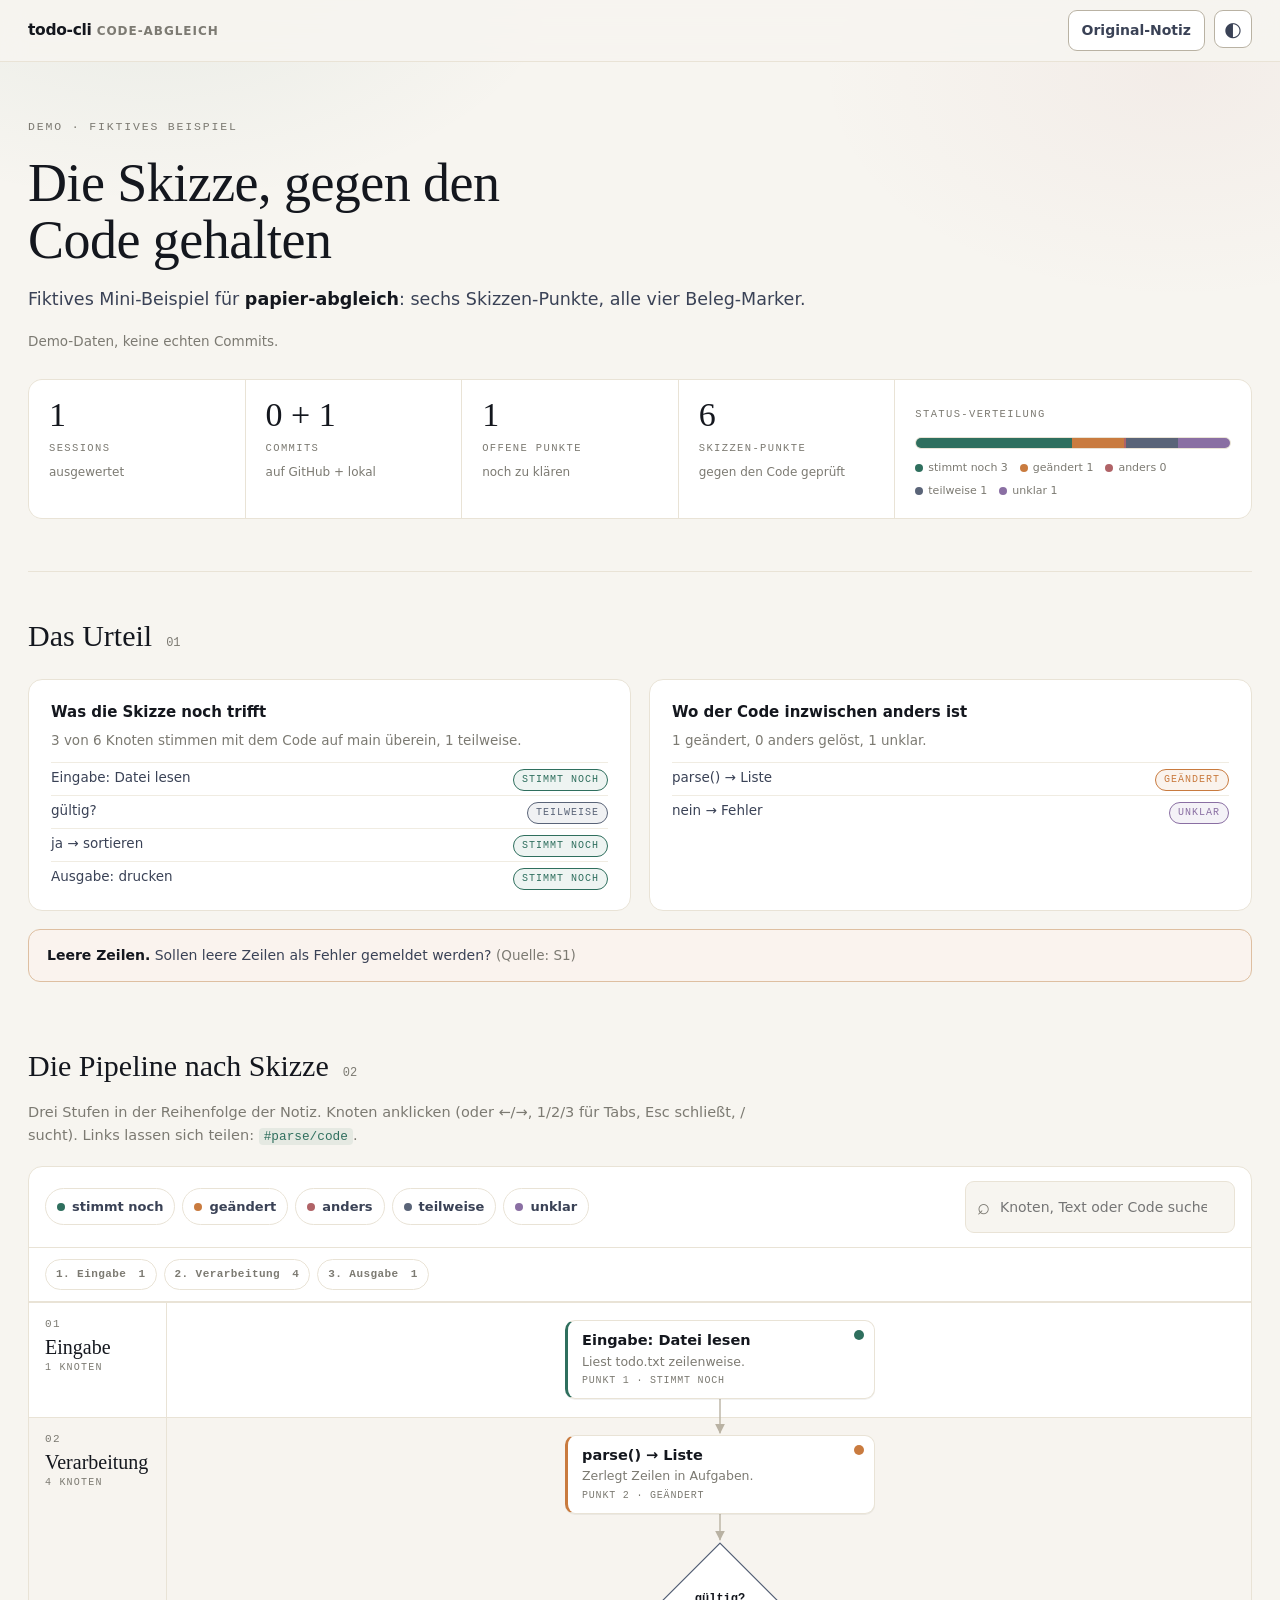
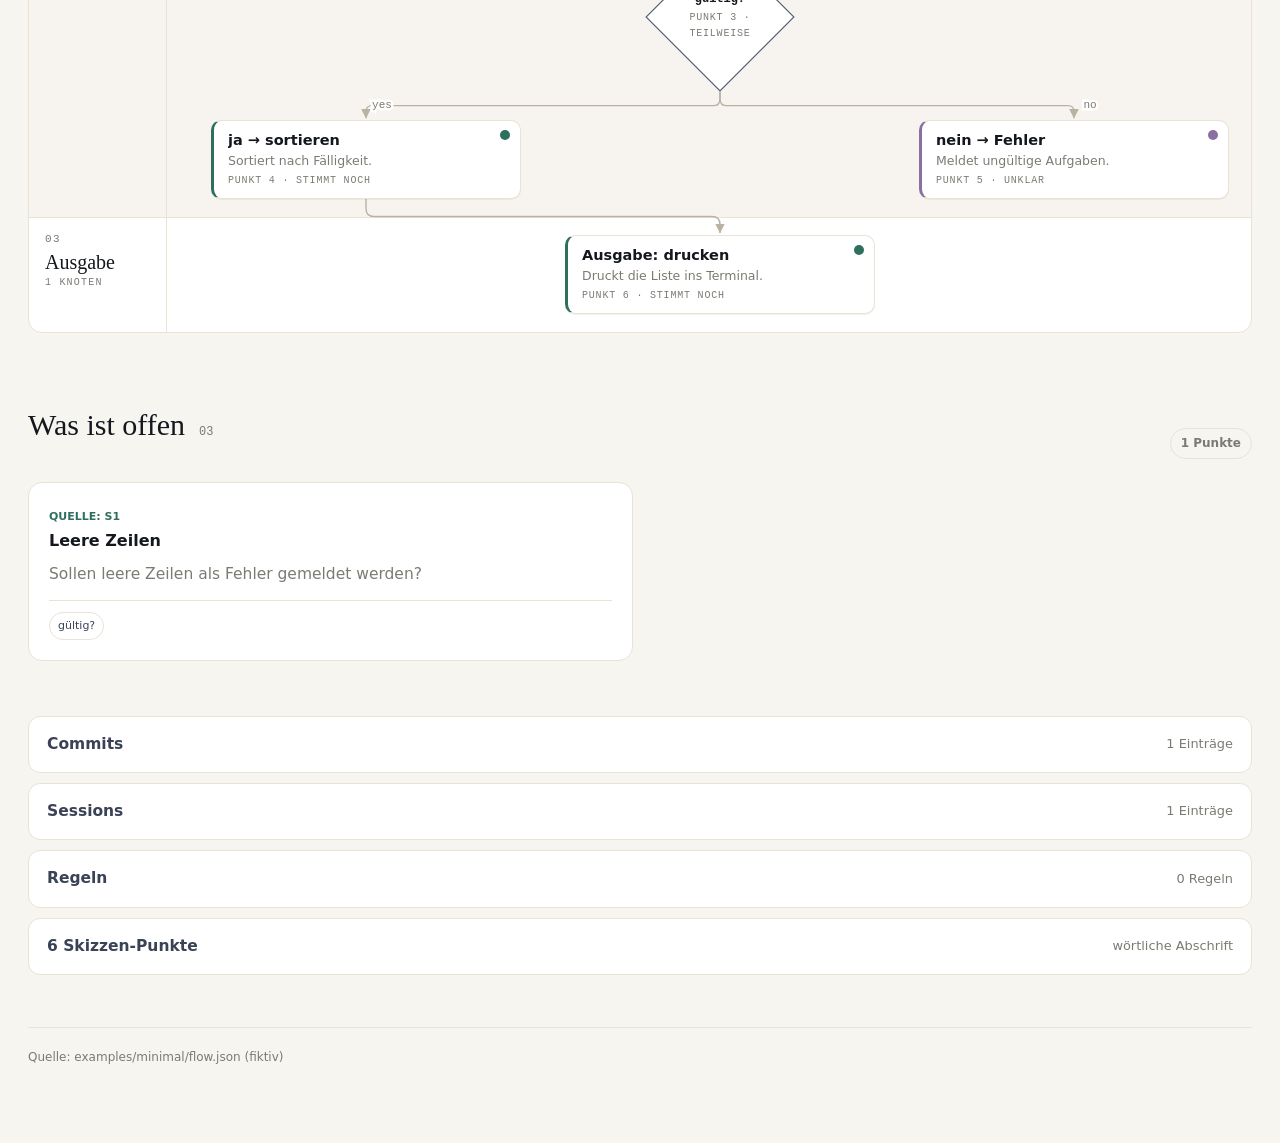
<file: examples/minimal/site/index.html>
<!doctype html>
<html lang="de">
<head>
  <meta charset="utf-8">
  <meta name="viewport" content="width=device-width, initial-scale=1">
  <meta name="description" content="Interaktiver Abgleich einer handgezeichneten Skizze mit dem Code.">
  <title>todo-cli — Demo-Abgleich</title>
  <link rel="stylesheet" href="style.css">
</head>
<body>
  <header class="topbar">
    <a class="brand" href="#">todo-cli <span>Code-Abgleich</span></a>
    <div class="top-actions">
      <button class="button" id="open-original" type="button" aria-haspopup="dialog">Original-Notiz</button>
      <button class="icon-button" id="theme-toggle" type="button" aria-label="Dunkelmodus umschalten" aria-pressed="false"><span aria-hidden="true">◐</span></button>
    </div>
  </header>

  <div class="page-grid">
    <main class="main-column" id="main-content">
      <section class="hero" aria-labelledby="page-title">
        <p class="eyebrow">Demo · fiktives Beispiel</p>
        <h1 id="page-title">Die Skizze, gegen den Code gehalten</h1>
        <p class="lede">Fiktives Mini-Beispiel für <strong>papier-abgleich</strong>: sechs Skizzen-Punkte, alle vier Beleg-Marker.</p>
        <p class="subtitle">Demo-Daten, keine echten Commits.</p>
      </section>

      <section class="metrics" aria-label="Kennzahlen">
        <article class="metric"><span class="metric-number"></span><span></span><small></small></article>
        <article class="metric"><span class="metric-number"></span><span></span><small></small></article>
        <article class="metric"><span class="metric-number"></span><span></span><small></small></article>
        <article class="metric"><span class="metric-number"></span><span></span><small></small></article>
        <article class="metric metric-wide">
          <span>Status-Verteilung</span>
          <div id="status-bar" class="status-bar" role="img" aria-label="Status-Verteilung der 24 Knoten"></div>
          <div id="status-legend" class="status-legend"></div>
        </article>
      </section>

      <section class="verdict-sec" aria-labelledby="verdict-title">
        <div class="sec-head"><h2 id="verdict-title">Das Urteil</h2><span class="sec-n">01</span></div>
        <div class="verdict-grid">
          <article class="verdict-card" id="verdict-ok"></article>
          <article class="verdict-card" id="verdict-diff"></article>
        </div>
        <div class="callout" id="callout"></div>
      </section>

      <div class="sec-head flow-head"><h2>Die Pipeline nach Skizze</h2><span class="sec-n">02</span></div>
      <p class="sec-sub">Drei Stufen in der Reihenfolge der Notiz. Knoten anklicken (oder ←/→, 1/2/3 für Tabs, Esc schließt, / sucht). Links lassen sich teilen: <code>#parse/code</code>.</p>
      <section class="explorer" aria-label="Diagramm und Werkzeuge">
        <div class="toolbar" role="toolbar" aria-label="Diagramm-Werkzeuge">
          <div class="filter-group" id="status-filters" aria-label="Nach Status filtern"></div>
          <label class="search-box" for="search"><span aria-hidden="true">⌕</span><input id="search" type="search" placeholder="Knoten, Text oder Code suchen …" autocomplete="off"></label>
        </div>
        <nav class="stage-nav" id="stage-nav" aria-label="Stufen-Navigation"></nav>
        <div class="flow-frame">
          <div class="flow-scroll" id="flow-scroll">
            <div class="flow-grid" id="flow-grid">
              <svg id="arrows" aria-hidden="true"></svg>
            </div>
          </div>
          <aside class="panel" id="panel" aria-label="Knotendetails" aria-hidden="true">
            <header class="panel-header">
              <div class="panel-title-wrap">
                <p class="panel-eyebrow" id="panel-eyebrow"></p>
                <h2 id="panel-title"></h2>
                <div class="panel-meta" id="panel-meta"></div>
              </div>
              <div class="panel-nav">
                <button class="icon-button" id="prev-node" type="button" aria-label="Vorheriger Knoten">←</button>
                <button class="icon-button" id="next-node" type="button" aria-label="Nächster Knoten">→</button>
                <button class="icon-button" id="close-panel" type="button" aria-label="Panel schließen">×</button>
              </div>
            </header>
            <div class="tabs" role="tablist" aria-label="Knotendetails">
              <button id="tab-fakt" type="button" role="tab" aria-controls="tabpanel-fakt" aria-selected="true">Fakt</button>
              <button id="tab-code" type="button" role="tab" aria-controls="tabpanel-code" aria-selected="false">Code</button>
              <button id="tab-verlauf" type="button" role="tab" aria-controls="tabpanel-verlauf" aria-selected="false">Verlauf</button>
            </div>
            <div class="panel-body" id="panel-body"></div>
          </aside>
        </div>
      </section>

      <section class="open-section" id="offen">
        <div class="section-heading"><div class="sec-head"><h2>Was ist offen</h2><span class="sec-n">03</span></div><span id="open-count" class="count-pill"></span></div>
        <div class="open-grid" id="open-grid"></div>
      </section>

      <section class="archive" aria-label="Vertiefende Materialien">
        <details id="commits-details">
          <summary><span>Commits</span><small>1 Einträge</small></summary>
          <div class="table-wrap"><table><thead><tr><th>Kürzel</th><th>Nachricht</th><th>Ort</th></tr></thead><tbody id="commits-body"></tbody></table></div>
        </details>
        <details id="sessions-details">
          <summary><span>Sessions</span><small>1 Einträge</small></summary>
          <div class="table-wrap"><table><thead><tr><th>Session</th><th>Zeit</th><th>Titel</th></tr></thead><tbody id="sessions-body"></tbody></table></div>
        </details>
        <details id="rules-details">
          <summary><span>Regeln</span><small id="rules-count"></small></summary>
          <div class="rule-list" id="rules-body"></div>
        </details>
        <details id="grill-details">
          <summary><span>6 Skizzen-Punkte</span><small>wörtliche Abschrift</small></summary>
          <div class="table-wrap"><table class="grill-table"><thead><tr><th>Nr.</th><th>Notiz</th><th>Status</th><th>Beleg</th></tr></thead><tbody id="grill-body"></tbody></table></div>
        </details>
      </section>
      <footer>Quelle: examples/minimal/flow.json (fiktiv)</footer>
    </main>
  </div>

  <div class="original-overlay" id="original-overlay" role="dialog" aria-modal="true" aria-label="Original-Notiz" aria-hidden="true">
    <div class="original-toolbar"><span>Original-Notiz · Demo-Skizze</span><button class="icon-button" id="original-close" type="button" aria-label="Original-Notiz schließen">×</button></div>
    <img src="notiz.png" alt="Original-Notiz Demo-Skizze">
  </div>

  <script type="application/json" id="flow">{"commit": "0000000", "branch": "main", "stages": [{"id": "ein", "name": "Eingabe"}, {"id": "verarb", "name": "Verarbeitung"}, {"id": "aus", "name": "Ausgabe"}], "nodes": [{"id": "lesen", "label": "Eingabe: Datei lesen", "stage": "ein", "row": 0, "col": 1, "status": "stimmt-noch", "punkt": "1", "was": "Liest todo.txt zeilenweise.", "warum": "Stimmt: read_lines() öffnet die Datei und liefert Zeilen.", "zahlen": ["1 Datei"], "next": ["parse"], "belege": [{"quote": "def read_lines(path):", "marker": "BELEGT", "quelle": "todo/io.py:3", "url": null}]}, {"id": "parse", "label": "parse() → Liste", "stage": "verarb", "row": 0, "col": 1, "status": "geaendert", "punkt": "2", "was": "Zerlegt Zeilen in Aufgaben.", "warum": "Geändert: parse() liefert inzwischen Task-Objekte statt Strings.", "next": ["raute"], "belege": [{"quote": "return [Task.from_line(l) for l in lines]", "marker": "BELEGT", "quelle": "todo/parse.py:12", "url": null}, {"quote": "Mit 10 000 Zeilen getestet: 0,4 s", "marker": "OFFLINE", "quelle": "tests/test_perf.py", "url": null}], "snippets": [{"file": "todo/parse.py", "start": 10, "end": 12, "code": "def parse(lines):\n    lines = [l for l in lines if l.strip()]\n    return [Task.from_line(l) for l in lines]", "url": null}]}, {"id": "raute", "label": "gültig?", "shape": "raute", "stage": "verarb", "row": 1, "col": 1, "status": "teilweise", "punkt": "3", "was": "Prüft jede Aufgabe.", "warum": "Teilweise: leere Zeilen werden still verworfen, nicht als Fehler gemeldet.", "next": ["sort", "fehler"], "offen": ["leer"], "belege": [{"quote": "lines = [l for l in lines if l.strip()]", "marker": "BELEGT", "quelle": "todo/parse.py:11", "url": null}]}, {"id": "sort", "label": "ja → sortieren", "stage": "verarb", "row": 2, "col": 0, "status": "stimmt-noch", "punkt": "4", "was": "Sortiert nach Fälligkeit.", "warum": "Stimmt.", "next": ["druck"], "belege": [{"quote": "Auf dem Laptop sortiert ausgegeben", "marker": "GERAET", "quelle": "Session 2, 14:10", "url": null}]}, {"id": "fehler", "label": "nein → Fehler", "stage": "verarb", "row": 2, "col": 2, "status": "unklar", "punkt": "5", "was": "Meldet ungültige Aufgaben.", "warum": "Unklar: kein Fehlerpfad im Code gefunden; Mensch fragen.", "belege": [{"quote": "Wahrscheinlich in einem älteren Branch", "marker": "HYPOTHESE", "quelle": "—", "url": null}]}, {"id": "druck", "label": "Ausgabe: drucken", "stage": "aus", "row": 0, "col": 1, "status": "stimmt-noch", "punkt": "6", "was": "Druckt die Liste ins Terminal.", "warum": "Stimmt.", "belege": [{"quote": "print(format_table(tasks))", "marker": "BELEGT", "quelle": "todo/cli.py:20", "url": null}]}], "sessions": {"S1": {"id": "demo-1", "zeit": "01.01. 10:00–11:00", "titel": "Parser auf Task-Objekte umgestellt"}}, "commits": [{"short": "0000000", "url": null, "msg": "Demo-Commit (fiktiv)", "wo": "nur lokal"}], "regeln": {}, "docs": {}, "offen": [{"id": "leer", "titel": "Leere Zeilen", "text": "Sollen leere Zeilen als Fehler gemeldet werden?", "quelle": "S1"}], "stats": {"status_count": {"stimmt-noch": 3, "geaendert": 1, "anders": 0, "teilweise": 1, "unklar": 1}, "sessions": 1, "commits_auf_github": 0, "commits_lokal": 1, "offene_punkte": 1, "skizzen_punkte": 6}}</script>
  <script type="application/json" id="meta">{"point_label": "Skizzen-Punkt", "points_label": "Skizzen-Punkte", "code_ref": "main", "callout_offen_id": "leer", "theme_key": "papier-abgleich-theme"}</script>
  <script type="application/json" id="grill-table">[["1", "Eingabe: Datei lesen", "stimmt noch", "read_lines()"], ["2", "parse() → Liste", "geändert", "Task-Objekte"], ["3", "gültig?", "teilweise", "leere Zeilen still verworfen"], ["4", "ja → sortieren", "stimmt noch", ""], ["5", "nein → Fehler", "unklar", "kein Fehlerpfad"], ["6", "Ausgabe: drucken", "stimmt noch", "print"]]</script>
  <script src="app.js"></script>
</body>
</html>
</file>
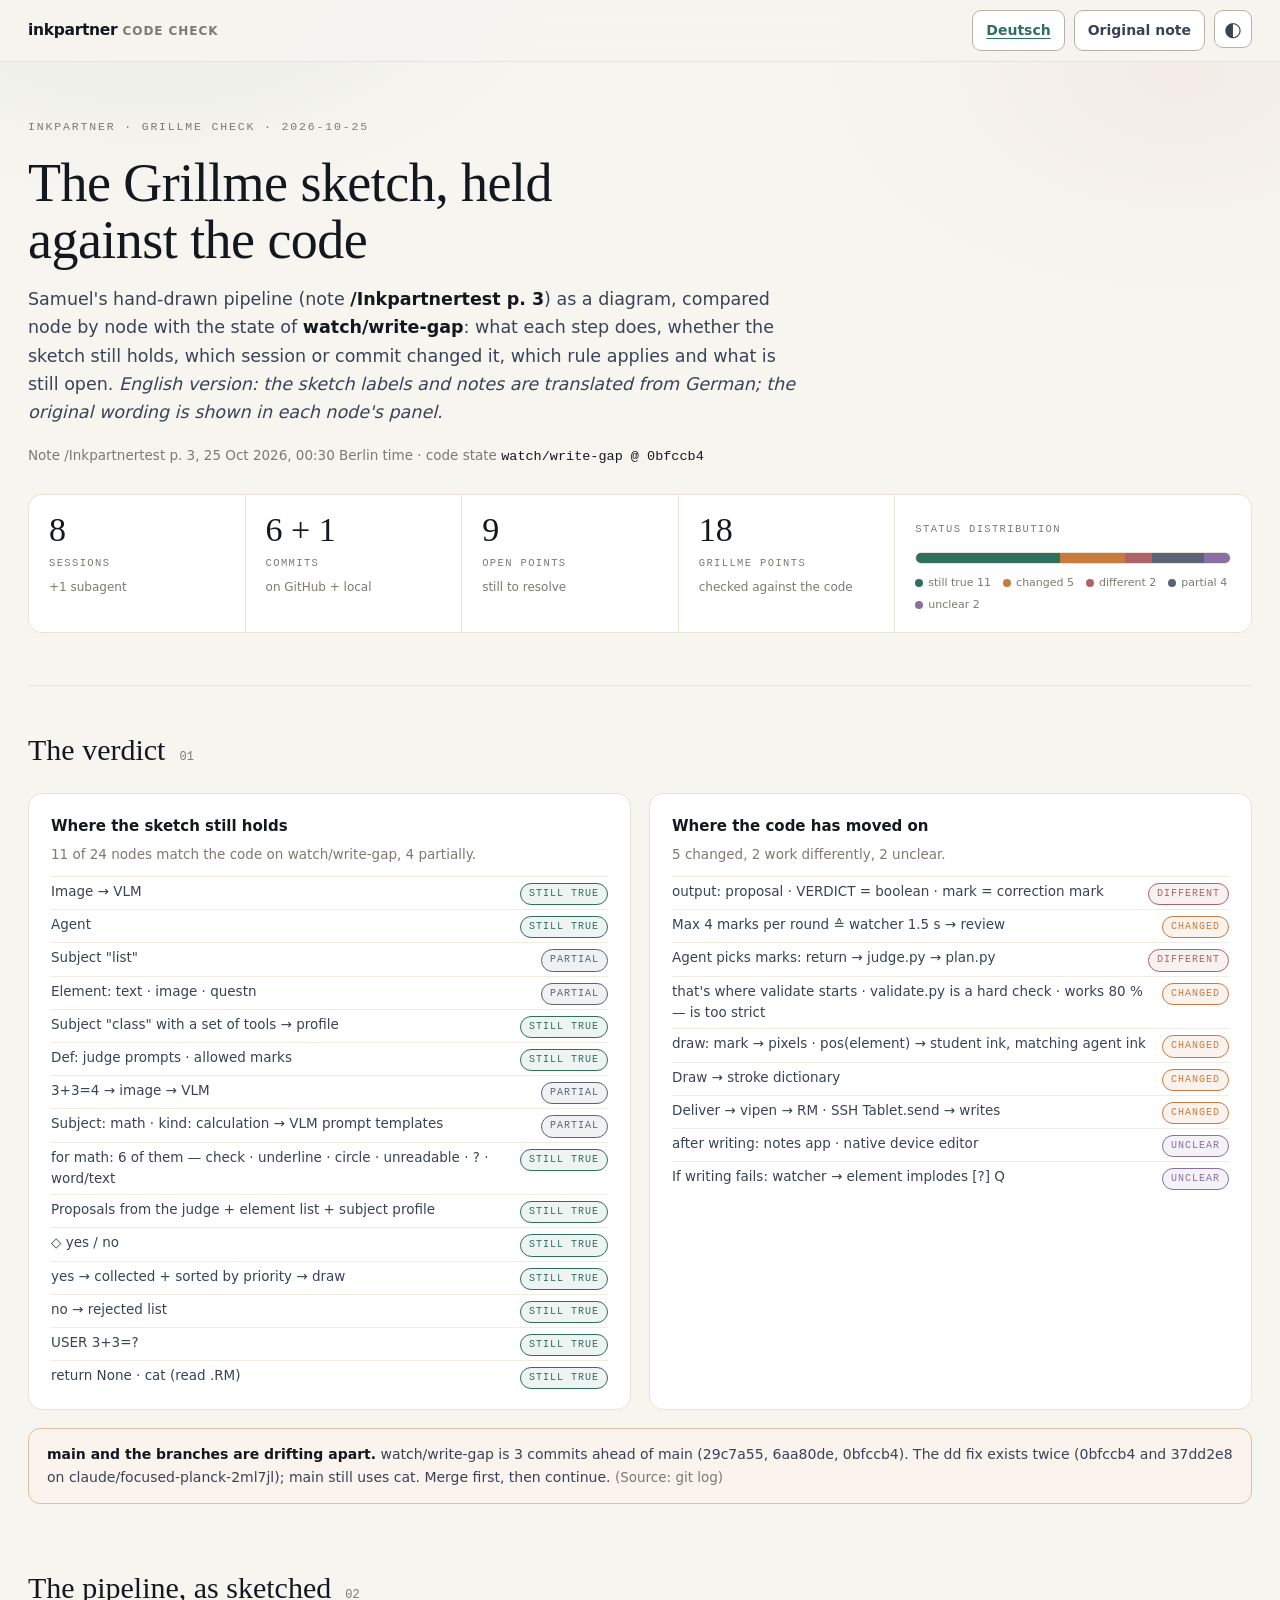
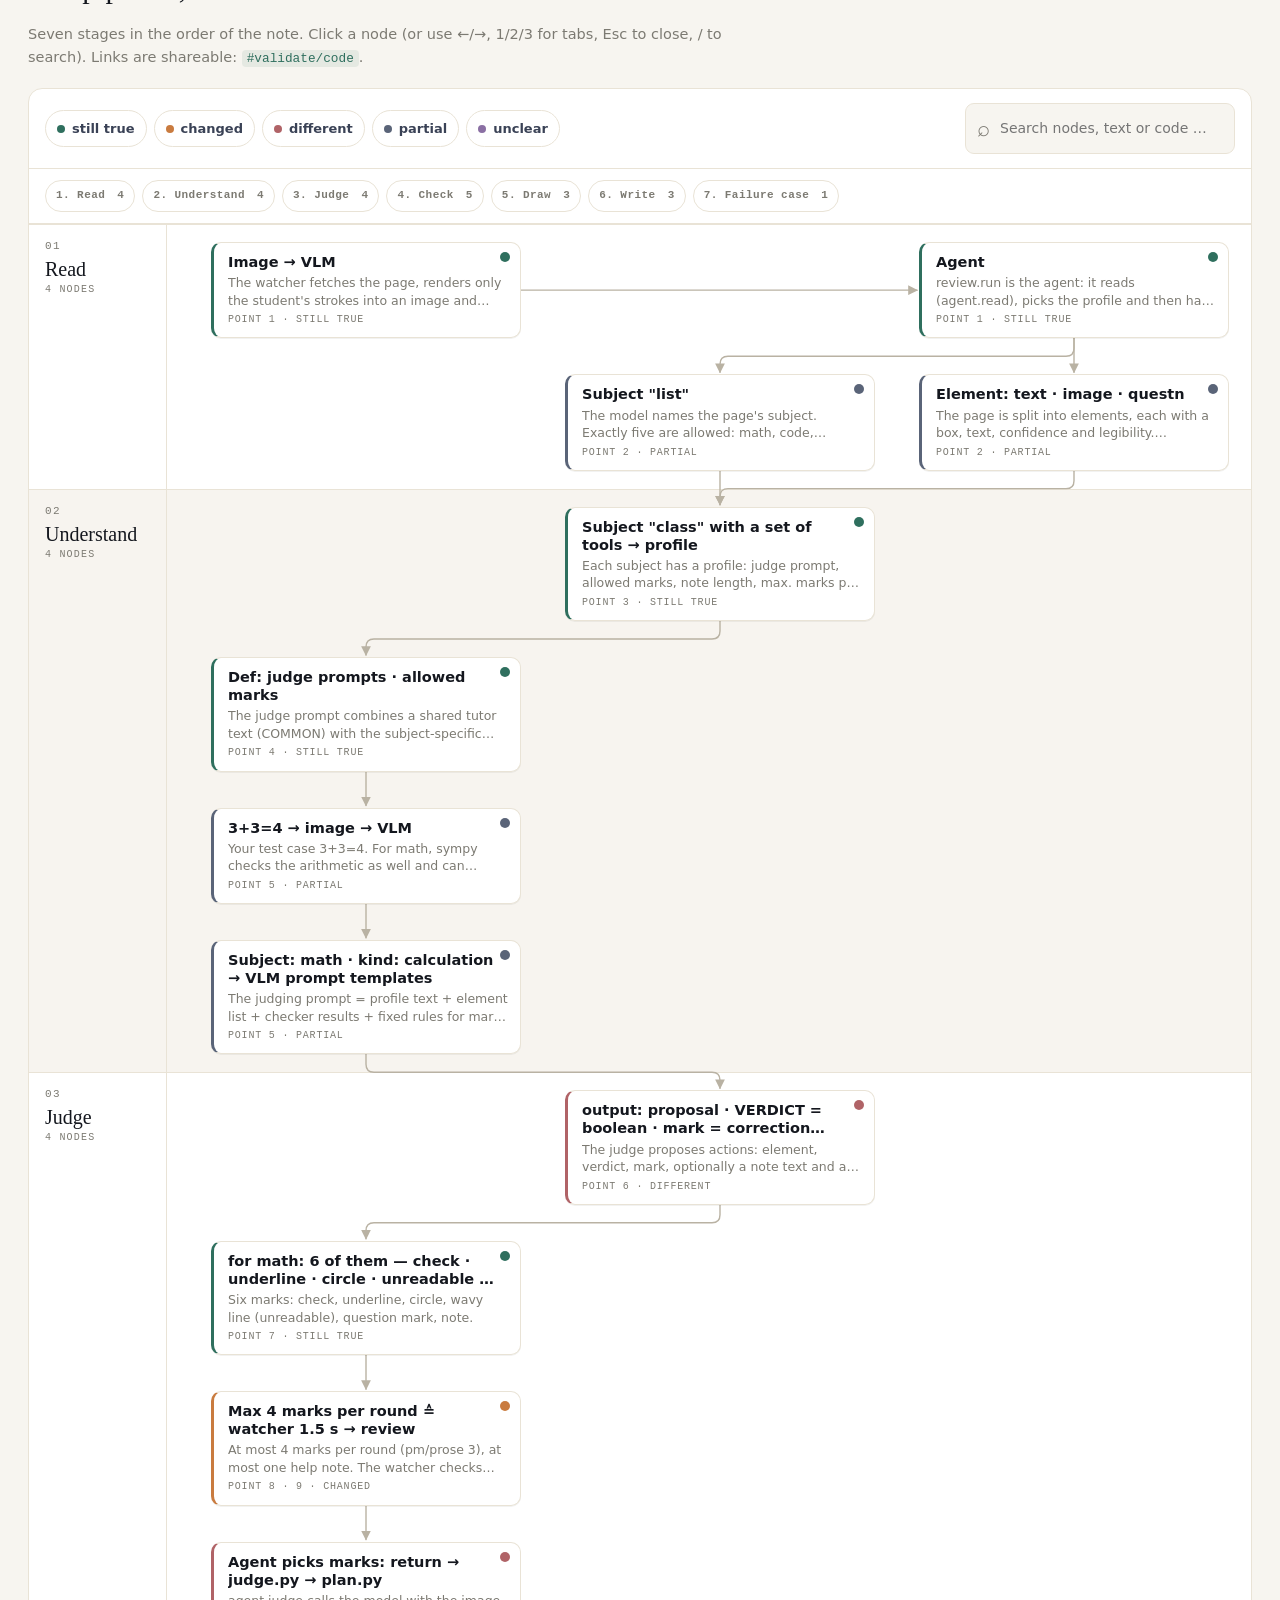
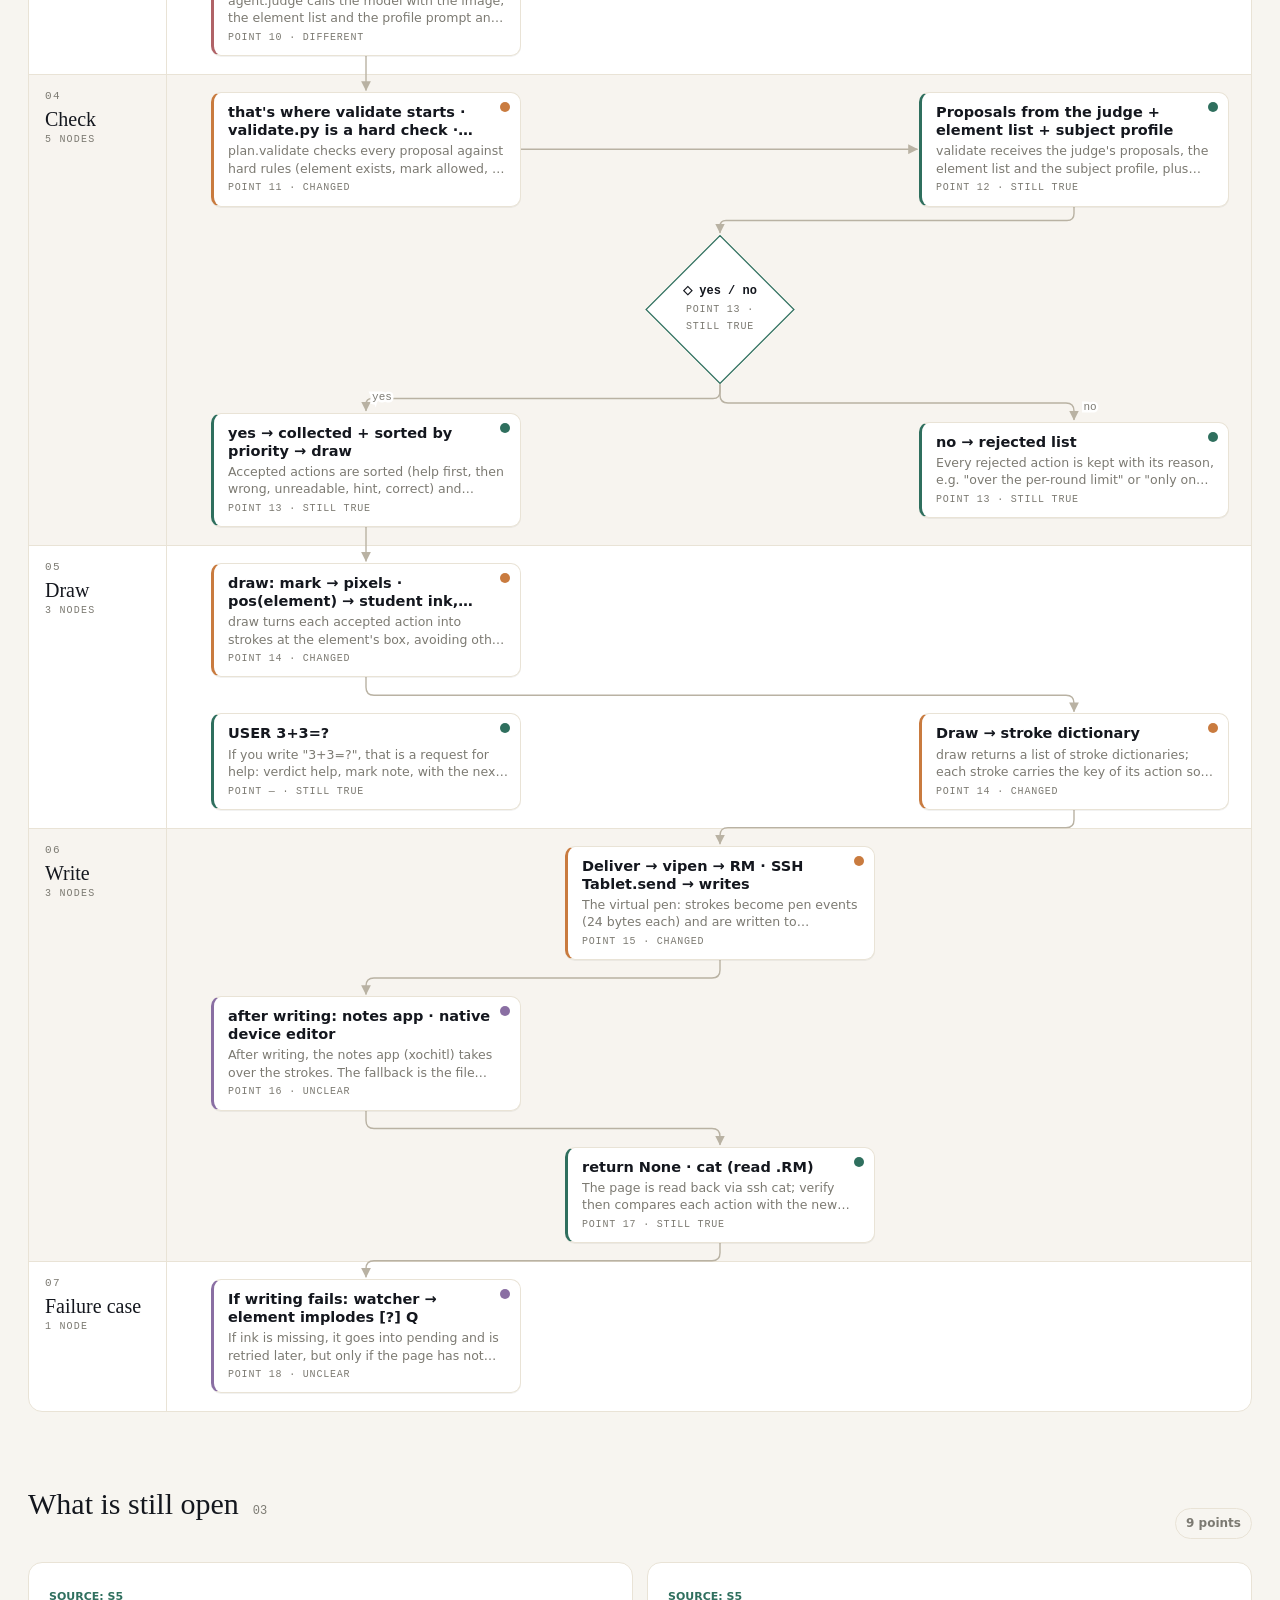
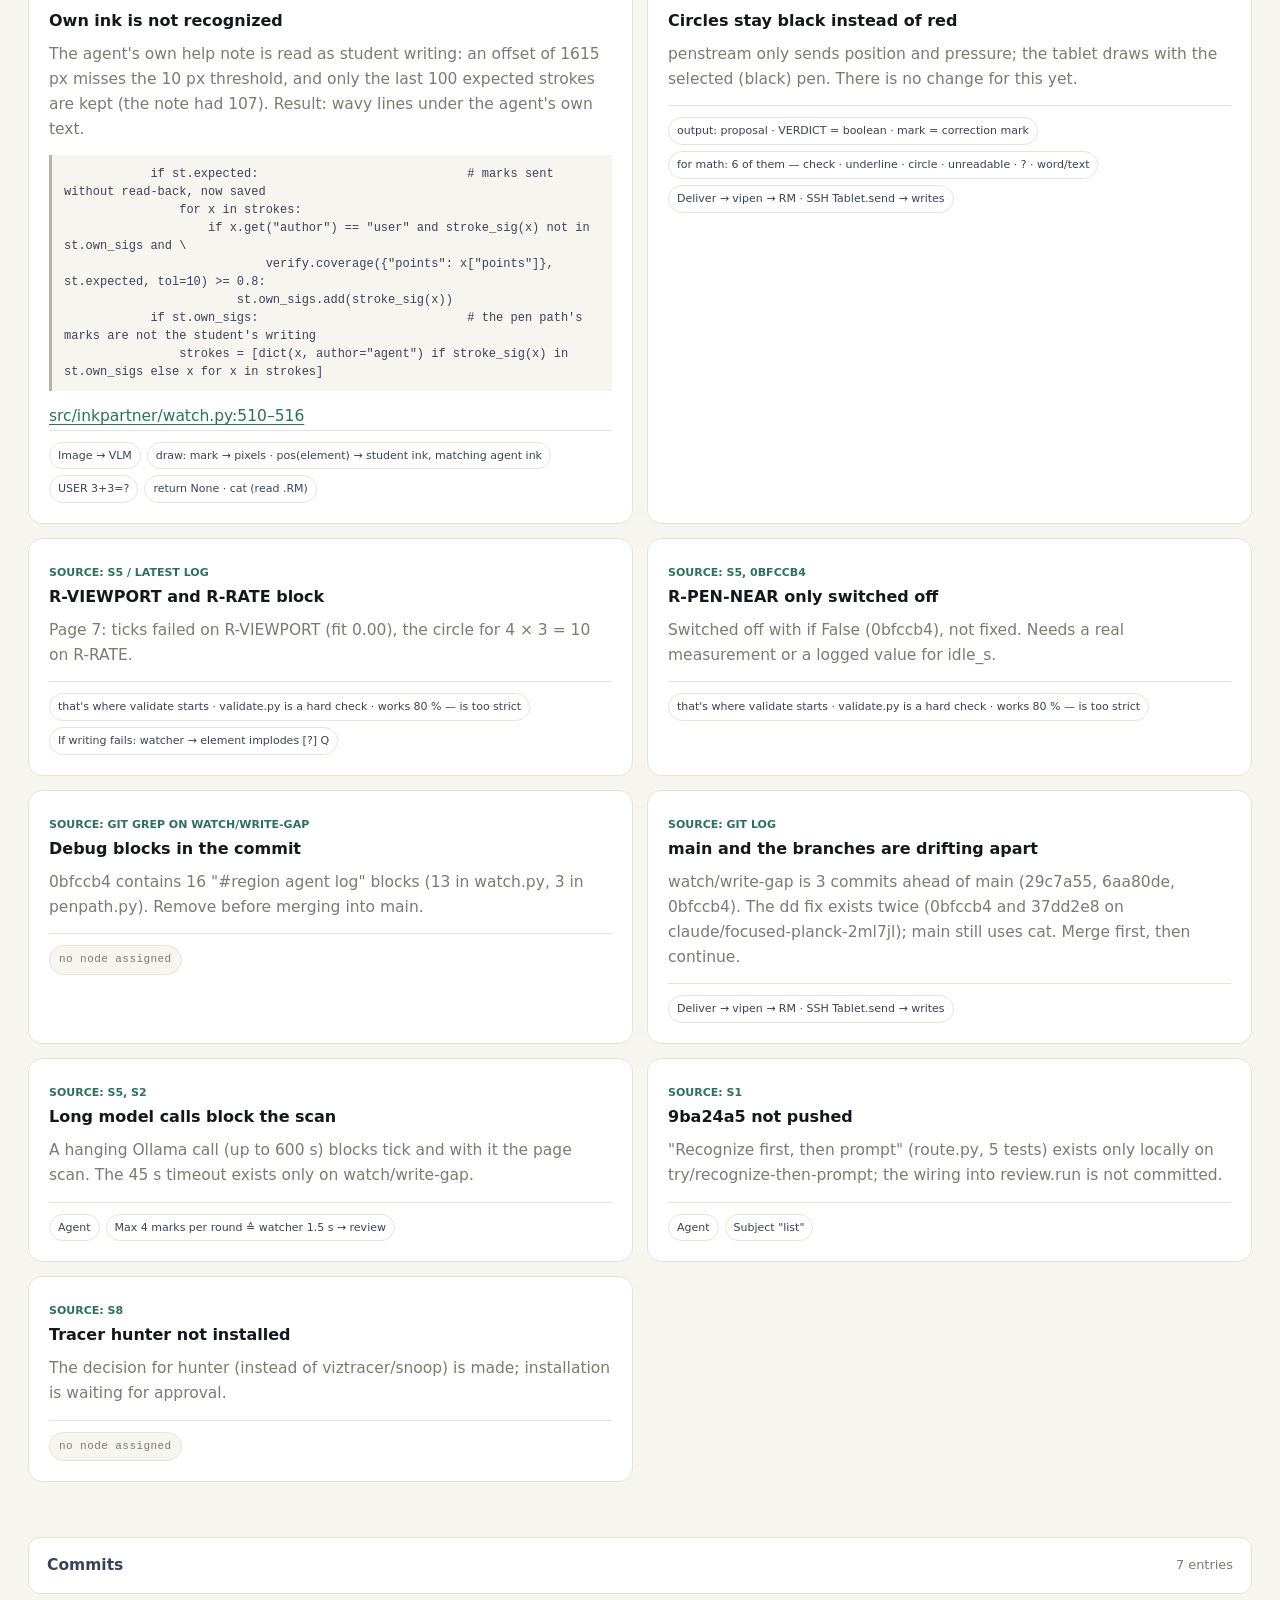
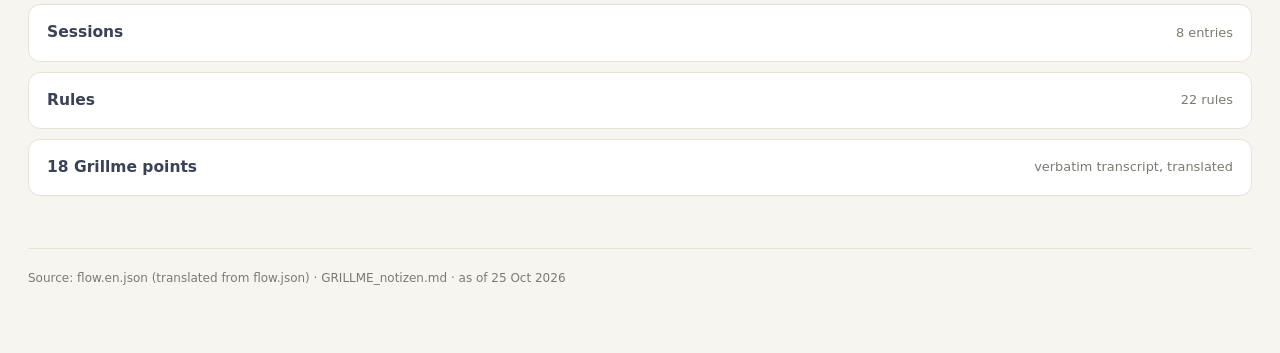
<file: examples/inkpartner-grillme/site/index.en.html>
<!doctype html>
<html lang="en">
<head>
  <meta charset="utf-8">
  <meta name="viewport" content="width=device-width, initial-scale=1">
  <meta name="description" content="inkpartner: interactive check of the Grillme sketch against the code.">
  <title>inkpartner: the Grillme sketch vs. the code</title>
  <link rel="stylesheet" href="style.css">
</head>
<body>
  <header class="topbar">
    <a class="brand" href="#">inkpartner <span>code check</span></a>
    <div class="top-actions">
      <a class="button" href="inkpartner-fakten.html" hreflang="de">Deutsch</a>
      <button class="button" id="open-original" type="button" aria-haspopup="dialog">Original note</button>
      <button class="icon-button" id="theme-toggle" type="button" aria-label="Toggle dark mode" aria-pressed="false"><span aria-hidden="true">◐</span></button>
    </div>
  </header>

  <div class="page-grid">
    <main class="main-column" id="main-content">
      <section class="hero" aria-labelledby="page-title">
        <p class="eyebrow">inkpartner · Grillme check · 2026-10-25</p>
        <h1 id="page-title">The Grillme sketch, held against the code</h1>
        <p class="lede">Samuel's hand-drawn pipeline (note <strong>/Inkpartnertest p. 3</strong>) as a diagram, compared node by node with the state of <strong>watch/write-gap</strong>: what each step does, whether the sketch still holds, which session or commit changed it, which rule applies and what is still open. <em>English version: the sketch labels and notes are translated from German; the original wording is shown in each node's panel.</em></p>
        <p class="subtitle">Note /Inkpartnertest p. 3, 25 Oct 2026, 00:30 Berlin time · code state <span id="code-stand">watch/write-gap @ 0bfccb4</span></p>
      </section>

      <section class="metrics" aria-label="Key figures">
        <article class="metric"><span class="metric-number"></span><span></span><small></small></article>
        <article class="metric"><span class="metric-number"></span><span></span><small></small></article>
        <article class="metric"><span class="metric-number"></span><span></span><small></small></article>
        <article class="metric"><span class="metric-number"></span><span></span><small></small></article>
        <article class="metric metric-wide">
          <span>Status distribution</span>
          <div id="status-bar" class="status-bar" role="img" aria-label="Status distribution of the nodes"></div>
          <div id="status-legend" class="status-legend"></div>
        </article>
      </section>

      <section class="verdict-sec" aria-labelledby="verdict-title">
        <div class="sec-head"><h2 id="verdict-title">The verdict</h2><span class="sec-n">01</span></div>
        <div class="verdict-grid">
          <article class="verdict-card" id="verdict-ok"></article>
          <article class="verdict-card" id="verdict-diff"></article>
        </div>
        <div class="callout" id="callout"></div>
      </section>

      <div class="sec-head flow-head"><h2>The pipeline, as sketched</h2><span class="sec-n">02</span></div>
      <p class="sec-sub">Seven stages in the order of the note. Click a node (or use ←/→, 1/2/3 for tabs, Esc to close, / to search). Links are shareable: <code>#validate/code</code>.</p>
      <section class="explorer" aria-label="Diagram and tools">
        <div class="toolbar" role="toolbar" aria-label="Diagram tools">
          <div class="filter-group" id="status-filters" aria-label="Filter by status"></div>
          <label class="search-box" for="search"><span aria-hidden="true">⌕</span><input id="search" type="search" placeholder="Search nodes, text or code …" autocomplete="off"></label>
        </div>
        <nav class="stage-nav" id="stage-nav" aria-label="Stage navigation"></nav>
        <div class="flow-frame">
          <div class="flow-scroll" id="flow-scroll">
            <div class="flow-grid" id="flow-grid">
              <svg id="arrows" aria-hidden="true"></svg>
            </div>
          </div>
          <aside class="panel" id="panel" aria-label="Node details" aria-hidden="true">
            <header class="panel-header">
              <div class="panel-title-wrap">
                <p class="panel-eyebrow" id="panel-eyebrow"></p>
                <h2 id="panel-title"></h2>
                <div class="panel-meta" id="panel-meta"></div>
              </div>
              <div class="panel-nav">
                <button class="icon-button" id="prev-node" type="button" aria-label="Previous node">←</button>
                <button class="icon-button" id="next-node" type="button" aria-label="Next node">→</button>
                <button class="icon-button" id="close-panel" type="button" aria-label="Close panel">×</button>
              </div>
            </header>
            <div class="tabs" role="tablist" aria-label="Node details">
              <button id="tab-fakt" type="button" role="tab" aria-controls="tabpanel-fakt" aria-selected="true">Fact</button>
              <button id="tab-code" type="button" role="tab" aria-controls="tabpanel-code" aria-selected="false">Code</button>
              <button id="tab-verlauf" type="button" role="tab" aria-controls="tabpanel-verlauf" aria-selected="false">History</button>
            </div>
            <div class="panel-body" id="panel-body"></div>
          </aside>
        </div>
      </section>

      <section class="open-section" id="offen">
        <div class="section-heading"><div class="sec-head"><h2>What is still open</h2><span class="sec-n">03</span></div><span id="open-count" class="count-pill"></span></div>
        <div class="open-grid" id="open-grid"></div>
      </section>

      <section class="archive" aria-label="Background material">
        <details id="commits-details">
          <summary><span>Commits</span><small>7 entries</small></summary>
          <div class="table-wrap"><table><thead><tr><th>Hash</th><th>Message</th><th>Where</th></tr></thead><tbody id="commits-body"></tbody></table></div>
        </details>
        <details id="sessions-details">
          <summary><span>Sessions</span><small>8 entries</small></summary>
          <div class="table-wrap"><table><thead><tr><th>Session</th><th>Time</th><th>Title</th></tr></thead><tbody id="sessions-body"></tbody></table></div>
        </details>
        <details id="rules-details">
          <summary><span>Rules</span><small id="rules-count"></small></summary>
          <div class="rule-list" id="rules-body"></div>
        </details>
        <details id="grill-details">
          <summary><span>18 Grillme points</span><small>verbatim transcript, translated</small></summary>
          <div class="table-wrap"><table class="grill-table"><thead><tr><th>No.</th><th>Note</th><th>Status</th><th>Evidence</th></tr></thead><tbody id="grill-body"></tbody></table></div>
        </details>
      </section>
      <footer>Source: flow.en.json (translated from flow.json) · GRILLME_notizen.md · as of 25 Oct 2026</footer>
    </main>
  </div>

  <div class="original-overlay" id="original-overlay" role="dialog" aria-modal="true" aria-label="Original note" aria-hidden="true">
    <div class="original-toolbar"><span>Original note · /Inkpartnertest p. 3</span><button class="icon-button" id="original-close" type="button" aria-label="Close original note">×</button></div>
    <img src="grillme.png" alt="Original note /Inkpartnertest p. 3">
  </div>

  <script type="application/json" id="flow">{"commit": "0bfccb439cf2d628fcf241d6caae3b4738015037", "branch": "watch/write-gap", "nodes": [{"id": "bild", "label": "Image → VLM", "row": 0, "col": 0, "status": "stimmt-noch", "punkt": "1", "fakt": "agent.read renders only the student's ink (authors=(\"user\",)) as one image and sends it to the VLM with READ_PROMPT.", "snippets": [{"file": "src/inkpartner/agent.py", "start": 71, "end": 77, "code": "def read(model, strokes: list[dict], background=None) -> tuple[str, list[Element]]:\n    \"\"\"Student strokes -> (subject, elements). Agent ink is left out of the picture on purpose.\n    `background`: the printed page (PDF) under the ink - then the exercise text is read too.\"\"\"\n    img = pagemod.render(strokes, authors=(\"user\",), background=background, crop=True)\n    fx0, fy0, fx1, fy1 = img.info[\"frame\"]       # the image covers this part of the page\n    data = model.json([pagemod.png_bytes(img)], READ_PROMPT + (PRINTED if background is not None else \"\"),\n                      READ_SCHEMA)", "url": "https://github.com/smlfg/inkpartner/blob/0bfccb439cf2d628fcf241d6caae3b4738015037/src/inkpartner/agent.py#L71-L77"}], "commits": [], "next": ["agent"], "stage": "lesen", "was": "The watcher fetches the page, renders only the student's strokes into an image and sends it to the vision model (VLM) with the read prompt.", "warum": "That is what agent.read does: authors=(\"user\",). Agent ink is deliberately left out.", "zahlen": ["Model: ollama:qwen3.6:35b-a3b", "One round: 7–25 s", "Full read 3.2 s, cheap recognition 1.0 s (S3)", "rmscene warning: 111 unknown bytes in the page header (offset 176–286), not from the strokes"], "regeln": ["R17"], "offen": ["ownink"], "verlauf": [{"ref": "S2", "text": "docs/LESEN.md with a Mermaid diagram of the read pipeline, 97 unit tests green", "commit": "6aa80de", "url": "https://github.com/smlfg/inkpartner/commit/6aa80decf6cd0faa2c14e985a780fa7651444997"}, {"ref": "S3", "text": "Measured on the real page: recognition 1.0 s, read 3.2 s", "url": null}], "docs": [{"name": "LESEN.md", "url": "https://github.com/smlfg/inkpartner/blob/0bfccb439cf2d628fcf241d6caae3b4738015037/docs/LESEN.md"}], "label_orig": "Bild → VLM"}, {"id": "agent", "label": "Agent", "row": 0, "col": 2, "status": "stimmt-noch", "punkt": "1", "fakt": "review.run calls agent.read and then agent.judge, so every round sends the image to the VLM twice (session S1).", "snippets": [{"file": "src/inkpartner/review.py", "start": 37, "end": 52, "code": "    if elements is None:\n        from .geometry import snap\n        if reader:      # readers without a background parameter keep working on plain pages\n            guessed, elements = reader(strokes, background=background) if background is not None else reader(strokes)\n        else:\n            guessed, elements = agent.read(model, strokes, background)\n        elements = snap(elements, strokes)           # marks land on the real ink, not the model's guess\n        subject = subject or guessed\n    times[\"read\"] = round(time.time() - t, 1)\n    t = time.time()\n    subject = subject or \"math\"\n    profile = profiles.get(subject)\n    checked = mathcheck.check_steps(elements) if profile.deterministic == \"sympy\" else {}\n    if proposals is None:\n        proposals = agent.judge(judge_model or model, strokes, elements, profile, checked=checked,\n                                background=background)", "url": "https://github.com/smlfg/inkpartner/blob/0bfccb439cf2d628fcf241d6caae3b4738015037/src/inkpartner/review.py#L37-L52"}], "commits": [], "next": ["fach", "element"], "stage": "lesen", "was": "review.run is the agent: it reads (agent.read), picks the profile and then has the page judged (agent.judge).", "warum": "That is the flow in review.run; every round sends the image to the VLM twice, once for read and once for judge.", "zahlen": ["2 VLM calls per round (S1)", "Recognizer 0.9 s vs. full read 3.1 s (S2, branch try/recognize-then-prompt)"], "regeln": ["R8"], "offen": ["push", "blocking"], "verlauf": [{"ref": "S1", "text": "Finding: the image goes to the VLM twice; counter-proposal \"recognize first, then prompt\" as 9ba24a5 (local only)", "url": null}, {"ref": "S2", "text": "The recognizer is faster but does not replace the full read", "url": null}], "docs": [], "label_orig": "Agent"}, {"id": "fach", "label": "Subject \"list\"", "row": 1, "col": 1, "status": "teilweise", "punkt": "2", "fakt": "read() returns (subject, elements). The subject comes from a fixed list: math, code, diagram, pm, prose. \"Recognize first, then prompt\" (9ba24a5) exists only locally, not on GitHub, so it has no link.", "snippets": [{"file": "src/inkpartner/agent.py", "start": 17, "end": 24, "code": "    \"type\": \"object\",\n    \"properties\": {\n        \"subject\": {\"type\": \"string\", \"enum\": [\"math\", \"code\", \"diagram\", \"pm\", \"prose\"]},\n        \"elements\": {\"type\": \"array\", \"items\": {\n            \"type\": \"object\",\n            \"properties\": {\n                \"kind\": {\"type\": \"string\", \"enum\": list(KINDS)},\n                \"text\": {\"type\": \"string\"},", "url": "https://github.com/smlfg/inkpartner/blob/0bfccb439cf2d628fcf241d6caae3b4738015037/src/inkpartner/agent.py#L17-L24"}, {"file": "src/inkpartner/agent.py", "start": 87, "end": 87, "code": "    return data[\"subject\"], els", "url": "https://github.com/smlfg/inkpartner/blob/0bfccb439cf2d628fcf241d6caae3b4738015037/src/inkpartner/agent.py#L87-L87"}], "commits": [], "next": ["klasse"], "stage": "lesen", "was": "The model names the page's subject. Exactly five are allowed: math, code, diagram, pm, prose.", "warum": "Essentially as sketched; the \"list\" is the enum in READ_SCHEMA. 9ba24a5 (recognize first) is not on GitHub.", "zahlen": ["5 subjects"], "regeln": ["R18"], "offen": ["push"], "verlauf": [{"ref": "S5", "text": "Round 13 in validate-metrics.jsonl: \"3 plus 3\" was classified as code", "url": null}], "docs": [], "label_orig": "Fach „List“"}, {"id": "element", "label": "Element: text · image · questn", "row": 1, "col": 2, "status": "teilweise", "punkt": "2", "fakt": "Element kinds in the code: line, formula, code, text, node, edge, arrow, box, table, drawing, printed. There is no \"image\" or \"question\" kind; a question such as \"= ?\" is detected by asks_for_help.", "snippets": [{"file": "src/inkpartner/elements.py", "start": 15, "end": 15, "code": "KINDS = (\"line\", \"formula\", \"code\", \"text\", \"node\", \"edge\", \"arrow\", \"box\", \"table\", \"drawing\", \"printed\")", "url": "https://github.com/smlfg/inkpartner/blob/0bfccb439cf2d628fcf241d6caae3b4738015037/src/inkpartner/elements.py#L15-L15"}, {"file": "src/inkpartner/agent.py", "start": 117, "end": 120, "code": "def asks_for_help(e: Element) -> bool:\n    \"\"\"A line with a question - '(3x+4y)^3 = ?' - is a request, not an answer to check.\"\"\"\n    from .elements import ASK\n    return bool(ASK.search(e.text or \"\"))", "url": "https://github.com/smlfg/inkpartner/blob/0bfccb439cf2d628fcf241d6caae3b4738015037/src/inkpartner/agent.py#L117-L120"}], "commits": [], "next": ["klasse"], "stage": "lesen", "was": "The page is split into elements, each with a box, text, confidence and legibility. Questions like \"= ?\" are detected as requests for help.", "warum": "The element kinds in the code are line, formula, code, text, node, edge, arrow, box, table, drawing, printed. There is no separate \"image\" or \"question\".", "zahlen": ["11 element kinds"], "regeln": ["R5"], "offen": [], "verlauf": [], "docs": [], "label_orig": "Element: Text · Bild · Frag"}, {"id": "klasse", "label": "Subject \"class\" with a set of tools → profile", "row": 2, "col": 1, "status": "stimmt-noch", "punkt": "3", "fakt": "profiles.py: one Profile per subject (math, code, diagram, pm, prose) with a judge prompt, allowed marks and max_actions.", "snippets": [{"file": "src/inkpartner/profiles.py", "start": 13, "end": 21, "code": "@dataclass(frozen=True)\nclass Profile:\n    name: str\n    judge: str                          # instructions for the judging model\n    marks: frozenset = ALL_MARKS\n    note_max_chars: int = 60\n    help_max_chars: int = 140           # an answer to \"= ?\" may be a little longer than a mark\n    max_actions: int = 4\n    deterministic: str | None = None    # name of a checker that can overrule the model", "url": "https://github.com/smlfg/inkpartner/blob/0bfccb439cf2d628fcf241d6caae3b4738015037/src/inkpartner/profiles.py#L13-L21"}], "commits": [], "next": ["def"], "stage": "verstehen", "was": "Each subject has a profile: judge prompt, allowed marks, note length, max. marks per round and, optionally, a deterministic checker.", "warum": "Exactly as sketched: the profile is the \"set of tools\".", "zahlen": ["Note max. 60 characters (math 40)", "Help max. 140 characters"], "regeln": ["R18", "R7"], "offen": [], "verlauf": [], "docs": [], "label_orig": "Fach „Klasse“ mit Satz an Hilfsmitteln → Profil"}, {"id": "def", "label": "Def: judge prompts · allowed marks", "row": 3, "col": 0, "status": "stimmt-noch", "punkt": "4", "fakt": "That is exactly what a profile defines: Profile.judge (prompt) and Profile.marks (allowed marks).", "snippets": [{"file": "src/inkpartner/profiles.py", "start": 30, "end": 36, "code": "PROFILES = {\n    \"math\": Profile(\n        \"math\",\n        COMMON + \" Subject: mathematics. Each line is a step. Check whether each step follows from the \"\n        \"previous one. Point at the first wrong step (circle) and name the rule that was broken in a \"\n        \"note (e.g. 'Distributivgesetz?'), never the corrected result.\",\n        note_max_chars=40, deterministic=\"sympy\"),", "url": "https://github.com/smlfg/inkpartner/blob/0bfccb439cf2d628fcf241d6caae3b4738015037/src/inkpartner/profiles.py#L30-L36"}], "commits": [], "next": ["test"], "stage": "verstehen", "was": "The judge prompt combines a shared tutor text (COMMON) with the subject-specific part, plus the list of allowed marks.", "warum": "Profile.judge + Profile.marks match the definition in the note.", "zahlen": [], "regeln": ["R7", "R5"], "offen": [], "verlauf": [], "docs": [], "label_orig": "Def: Judge-Prompts · erlaubte Zeichen"}, {"id": "test", "label": "3+3=4  →  image → VLM", "row": 4, "col": 0, "status": "teilweise", "punkt": "5", "fakt": "Test case from the sketch. Math has a deterministic checker (sympy) that can overrule the model's verdict.", "snippets": [{"file": "src/inkpartner/review.py", "start": 47, "end": 52, "code": "    subject = subject or \"math\"\n    profile = profiles.get(subject)\n    checked = mathcheck.check_steps(elements) if profile.deterministic == \"sympy\" else {}\n    if proposals is None:\n        proposals = agent.judge(judge_model or model, strokes, elements, profile, checked=checked,\n                                background=background)", "url": "https://github.com/smlfg/inkpartner/blob/0bfccb439cf2d628fcf241d6caae3b4738015037/src/inkpartner/review.py#L47-L52"}], "commits": [], "next": ["mathe"], "stage": "verstehen", "was": "Your test case 3+3=4. For math, sympy checks the arithmetic as well and can overrule the model.", "warum": "Partial: the math subject exists, but there is no separate \"kind\".", "zahlen": ["3+3=7 alone on a page got no mark (S3)"], "regeln": ["R4"], "offen": [], "verlauf": [{"ref": "S3", "text": "plan.validate rejected the circle: \"no task on the page to judge this line against\". Fix (_number_chain); according to the sessions related to 6fc0a84 on the Claude branch", "commit": "6fc0a84", "url": "https://github.com/smlfg/inkpartner/commit/6fc0a84b6b7ed5f5fc5b5a04ca2b60f878958b19"}], "docs": [], "label_orig": "3+3=4  →  Bild → VLM"}, {"id": "mathe", "label": "Subject: math · kind: calculation → VLM prompt templates", "row": 5, "col": 0, "status": "teilweise", "punkt": "5", "fakt": "The math profile exists; a separate \"kind\" (calculation) does not. The prompt template is profile.judge plus fixed rules in agent.judge.", "snippets": [{"file": "src/inkpartner/agent.py", "start": 100, "end": 105, "code": "    prompt = (f\"{profile.judge}\\n\\nElements on the page:\\n{listing}\\n{facts}\\n\"\n              \"Propose at most a few actions. Marks: check/underline for correct; circle, underline or a \"\n              \"note for wrong; question or note for a hint; wavy for unreadable. If the student asks for \"\n              \"help (asks_for_help, a question mark, '= ?', 'Hilfe', a task with no own work yet), answer \"\n              \"with verdict 'help', mark 'note': say in German what the problem is and the very next step \"\n              f\"or the rule to use, at most {profile.help_max_chars} characters, never the result. \"", "url": "https://github.com/smlfg/inkpartner/blob/0bfccb439cf2d628fcf241d6caae3b4738015037/src/inkpartner/agent.py#L100-L105"}], "commits": [], "next": ["urteil"], "stage": "verstehen", "was": "The judging prompt = profile text + element list + checker results + fixed rules for marks and help.", "warum": "A prompt template, yes (profile.judge), but no separate kind \"calculation\".", "zahlen": [], "regeln": ["R7"], "offen": [], "verlauf": [], "docs": [], "label_orig": "Fach: Mathe · Art: Rechnung → VLM-Promptvorlagen"}, {"id": "urteil", "label": "output: proposal · VERDICT = boolean · mark = correction mark", "row": 6, "col": 1, "status": "anders", "punkt": "6", "fakt": "The verdict is not boolean but has five values: correct, wrong, hint, unreadable, help. The colour follows the verdict (VERDICT_COLOR), not the model.", "snippets": [{"file": "src/inkpartner/agent.py", "start": 53, "end": 54, "code": "            \"verdict\": {\"type\": \"string\", \"enum\": [\"correct\", \"wrong\", \"hint\", \"unreadable\", \"help\"]},\n            \"mark\": {\"type\": \"string\", \"enum\": [\"check\", \"underline\", \"circle\", \"wavy\", \"question\", \"note\"]},", "url": "https://github.com/smlfg/inkpartner/blob/0bfccb439cf2d628fcf241d6caae3b4738015037/src/inkpartner/agent.py#L53-L54"}, {"file": "src/inkpartner/plan.py", "start": 14, "end": 19, "code": "VERDICT_COLOR = {\"correct\": \"green\", \"wrong\": \"red\", \"hint\": \"blue\", \"unreadable\": \"gray\", \"help\": \"blue\"}\nMARKS_FOR = {\"correct\": {\"check\", \"underline\"},\n             \"wrong\": {\"circle\", \"underline\", \"note\"},\n             \"hint\": {\"question\", \"note\"},\n             \"unreadable\": {\"wavy\"},\n             \"help\": {\"note\"}}", "url": "https://github.com/smlfg/inkpartner/blob/0bfccb439cf2d628fcf241d6caae3b4738015037/src/inkpartner/plan.py#L14-L19"}], "commits": [], "next": ["sechs"], "stage": "urteilen", "was": "The judge proposes actions: element, verdict, mark, optionally a note text and a spoken sentence.", "warum": "Different from the sketch: the verdict is not a boolean but has 5 values (correct, wrong, hint, unreadable, help). The colour comes from the verdict, not from the model.", "zahlen": ["5 verdicts", "Colours: green / red / blue / grey / blue"], "regeln": ["R3", "R5"], "offen": ["black"], "verlauf": [], "docs": [], "label_orig": "output: Vorschlag · URTEIL = Boolean · Zeichen = Korrekturmarke"}, {"id": "sechs", "label": "for math: 6 of them — check · underline · circle · unreadable · ? · word/text", "row": 7, "col": 0, "status": "stimmt-noch", "punkt": "7", "fakt": "ALL_MARKS = check, underline, circle, wavy, question, note: six marks, identical on main and watch/write-gap.", "snippets": [{"file": "src/inkpartner/profiles.py", "start": 10, "end": 10, "code": "ALL_MARKS = frozenset({\"check\", \"underline\", \"circle\", \"wavy\", \"question\", \"note\"})", "url": "https://github.com/smlfg/inkpartner/blob/0bfccb439cf2d628fcf241d6caae3b4738015037/src/inkpartner/profiles.py#L10-L10"}], "commits": [], "next": ["max4"], "stage": "urteilen", "was": "Six marks: check, underline, circle, wavy line (unreadable), question mark, note.", "warum": "Still true: ALL_MARKS has exactly these six, identical on main and watch/write-gap.", "zahlen": ["6 marks"], "regeln": ["R6", "R5"], "offen": ["black"], "verlauf": [{"ref": "S7", "text": "Circles and a note (107 strokes, 4.4 s) arrived via sent_direct, later a note with 162 strokes", "url": null}], "docs": [], "label_orig": "für Mathe: 6 Stück — Haken · unterstreichen · Kreis · unlesbar · ? · Wort/Text"}, {"id": "max4", "label": "Max 4 marks per round ≙ watcher 1.5 s → review", "row": 8, "col": 0, "status": "geaendert", "punkt": "8 · 9", "fakt": "max_actions=4 (default, applies to math; pm/prose 3), at most 1 help note per round. The watcher interval --interval 1.5 s is correct. New in 0bfccb4: 45 s model timeout in the watcher (previously 600 s) and a 10 s R-COOLDOWN after every write.", "snippets": [{"file": "src/inkpartner/plan.py", "start": 109, "end": 118, "code": "    # Small and incremental beats one big throw: at most N actions per round, errors first.\n    order = {\"help\": 0, \"wrong\": 1, \"unreadable\": 2, \"hint\": 3, \"correct\": 4}\n    out.accepted.sort(key=lambda a: order[a.verdict])\n    helps = [a for a in out.accepted if a.verdict == \"help\"]\n    for a in helps[1:]:                                # one answer to one question per round\n        out.accepted.remove(a)\n        out.rejected.append((a, \"only one help note per round\"))\n    for a in out.accepted[profile.max_actions:]:\n        out.rejected.append((a, \"over the per-round limit\"))\n    out.accepted = out.accepted[:profile.max_actions]", "url": "https://github.com/smlfg/inkpartner/blob/0bfccb439cf2d628fcf241d6caae3b4738015037/src/inkpartner/plan.py#L109-L118"}, {"file": "src/inkpartner/watch.py", "start": 813, "end": 825, "code": "def run(host=\"remarkable\", model=None, subject=None, interval_s=1.5, once=False, **kw):\n    \"\"\"Loop forever (or until the first review with --once). Stops for good on the kill switch.\"\"\"\n    from . import models\n    from .guards import Stopped\n    tablet = Tablet(host, monitor=PenMonitor(host),\n                    allow_restart=kw.get(\"allow_restart\", False))\n    w = Watcher(tablet, models.get(model), subject=subject, **kw)\n    # A call that never returns blocks every other page. Live rounds on 24.10. finished\n    # within 15 s; the page-5 call was still inside the request after 200 s while page 6 waited.\n    for m in getattr(w.model, \"models\", []):\n        if hasattr(m, \"timeout\"):\n            m.timeout = 45\n    w.log(f\"watching {host} every {interval_s}s with {w.model.name}; pen path: {'yes' if w.pen else 'no'}\")", "url": "https://github.com/smlfg/inkpartner/blob/0bfccb439cf2d628fcf241d6caae3b4738015037/src/inkpartner/watch.py#L813-L825"}, {"file": "src/inkpartner/guards.py", "start": 103, "end": 105, "code": "        gap = now - self.state.last_write_at\n        if gap < L.write_gap_s:\n            raise GuardError(f\"R-COOLDOWN: last write finished {gap:.0f}s ago (< {L.write_gap_s:.0f}s)\")", "url": "https://github.com/smlfg/inkpartner/blob/0bfccb439cf2d628fcf241d6caae3b4738015037/src/inkpartner/guards.py#L103-L105"}], "commits": [{"short": "0bfccb4", "url": "https://github.com/smlfg/inkpartner/commit/0bfccb439cf2d628fcf241d6caae3b4738015037"}], "next": ["judge"], "stage": "urteilen", "was": "At most 4 marks per round (pm/prose 3), at most one help note. The watcher checks every 1.5 s.", "warum": "Interval and limit are correct. New in 0bfccb4: a 10 s pause after every write (R-COOLDOWN) and a 45 s model timeout instead of 600 s.", "zahlen": ["--interval 1.5 s", "max_actions 4 / 3", "Timeout 600 s → 45 s", "R-COOLDOWN 10 s", "py-spy: 65 % waiting on reader threads, 10.6 % model, 6.9 % SSH (S7)"], "regeln": ["R9", "R-COOLDOWN"], "offen": ["blocking"], "verlauf": [{"ref": "S2", "text": "Model timeout 600 s → 45 s", "url": null}, {"ref": "S5", "text": "R-COOLDOWN introduced, loaded from watcher PID 14159 (00:20)", "url": null}, {"ref": "S7", "text": "py-spy 0.4.2, 71,730 samples", "url": null}, {"ref": "0bfccb4", "text": "both committed on watch/write-gap", "commit": "0bfccb4", "url": "https://github.com/smlfg/inkpartner/commit/0bfccb439cf2d628fcf241d6caae3b4738015037"}], "docs": [], "label_orig": "Pro Runde max 4 Zeichen ≙ watcher 1,5 s → review"}, {"id": "judge", "label": "Agent picks marks: return → judge.py → plan.py", "row": 9, "col": 0, "status": "anders", "punkt": "10", "fakt": "There is no judge.py. The judge is agent.judge in agent.py; review.run drives the flow.", "snippets": [{"file": "src/inkpartner/agent.py", "start": 90, "end": 92, "code": "def judge(model, strokes: list[dict], elements: list[Element], profile, *,\n          checked: dict[str, str] | None = None, background=None) -> list[tuple[Action, str]]:\n    \"\"\"Elements -> proposed actions (with optional speech). The rules in plan.validate decide.\"\"\"", "url": "https://github.com/smlfg/inkpartner/blob/0bfccb439cf2d628fcf241d6caae3b4738015037/src/inkpartner/agent.py#L90-L92"}], "commits": [], "next": ["validate"], "stage": "urteilen", "was": "agent.judge calls the model with the image, the element list and the profile prompt and returns proposed actions. The rules then decide in plan.validate.", "warum": "Named differently: there is no judge.py; the judge is a function in agent.py.", "zahlen": [], "regeln": ["R7"], "offen": [], "verlauf": [], "docs": [], "label_orig": "Agent wählt Zeichen: return → judge.py → plan.py"}, {"id": "validate", "label": "that's where validate starts · validate.py is a hard check · works 80 % — is too strict", "row": 10, "col": 0, "status": "geaendert", "punkt": "11", "fakt": "No validate.py: plan.validate() lives in plan.py. \"Too strict\" matches the sessions: R-VIEWPORT (fit 0.00) and R-RATE blocked deliveries. R-PEN-NEAR is switched off in 0bfccb4 with \"if False\", not fixed.", "snippets": [{"file": "src/inkpartner/plan.py", "start": 52, "end": 57, "code": "def validate(actions: list[Action], elements: list[Element], profile, *, delivered: set[str] = frozenset(),\n             overrides: dict[str, str] | None = None, placed: list | None = None) -> Review:\n    \"\"\"Apply the interaction rules. `overrides` maps element id -> verdict from a deterministic\n    checker (e.g. sympy); a model verdict that contradicts it is rejected. `placed` lists\n    (bbox, verdict) already on the page: a green is never followed by a red on the same, unchanged\n    ink (or the reverse) - round 3 on real pages: readings wavered between rounds and lines got both.\"\"\"", "url": "https://github.com/smlfg/inkpartner/blob/0bfccb439cf2d628fcf241d6caae3b4738015037/src/inkpartner/plan.py#L52-L57"}, {"file": "src/inkpartner/guards.py", "start": 99, "end": 110, "code": "        # Suspended: this check was blocking delivery while the pen was away.\n        # The condition stays here so it can be turned back on.\n        if False and (pen_idle_s is None or pen_idle_s < L.pen_away_s):\n            raise GuardError(\"R-PEN-NEAR: the real pen is (or may be) in range\")\n        gap = now - self.state.last_write_at\n        if gap < L.write_gap_s:\n            raise GuardError(f\"R-COOLDOWN: last write finished {gap:.0f}s ago (< {L.write_gap_s:.0f}s)\")\n        if not viewport_ok:\n            raise GuardError(\"R-VIEWPORT: viewport not known to match the calibration\")\n        self.state.pen_times = [t for t in self.state.pen_times if now - t < 60]\n        if len(self.state.pen_times) >= L.pen_per_minute:\n            raise GuardError(\"R-RATE: too many pen deliveries in the last minute\")", "url": "https://github.com/smlfg/inkpartner/blob/0bfccb439cf2d628fcf241d6caae3b4738015037/src/inkpartner/guards.py#L99-L110"}, {"file": "src/inkpartner/plan.py", "start": 63, "end": 104, "code": "    for a in actions:\n        el = by_id.get(a.element)\n        reason = None\n        if el is None:\n            reason = \"unknown element\"\n        elif el.kind == \"printed\":\n            reason = \"printed exercise text is never marked\"\n        elif a.verdict not in VERDICT_COLOR:\n            reason = f\"unknown verdict {a.verdict!r}\"\n        elif a.mark not in MARKS_FOR[a.verdict] or a.mark not in profile.marks:\n            reason = f\"mark {a.mark!r} not allowed for {a.verdict!r} in {profile.name}\"\n        elif a.verdict == \"help\" and not asked:\n            reason = \"nobody asked for help on this page\"\n        elif a.verdict == \"help\" and a.element not in helpable:\n            reason = \"help only where the question is (or the task right before it)\"\n        elif a.verdict == \"correct\" and not el.certain:\n            reason = \"uncertain reading is never confirmed green\"\n        elif a.verdict in (\"correct\", \"wrong\") and not el.legible:\n            reason = \"illegible element can only get a wavy line\"\n        elif a.verdict in (\"correct\", \"wrong\") and not (el.text or \"\").strip():\n            # round 6: check marks on the circles of a drawn network - there was nothing to judge\n            reason = \"nothing written to judge\"\n        elif (a.verdict in (\"correct\", \"wrong\") and profile.deterministic == \"sympy\"\n              and el.id not in overrides and not has_task(el, elements) and not _number_chain(el)):\n            # round 7: without the PDF the model confirmed 'a^2+b^2' and \"f'(x)=3x\" - right or\n            # wrong only relative to a task it could not see\n            reason = \"no task on the page to judge this line against\"\n        elif a.verdict in (\"correct\", \"wrong\") and any(\n                v in (\"correct\", \"wrong\") and v != a.verdict and _iou(b, el.bbox) > 0.8 for b, v in placed or []):\n            reason = \"contradicts feedback already on the page (the ink has not changed)\"\n        elif a.verdict in (\"correct\", \"wrong\") and any(\n                v == a.verdict and _iou(b, el.bbox) > 0.6 for b, v in placed or []):\n            reason = \"already on the page\"\n        elif el.id in overrides and a.verdict in (\"correct\", \"wrong\") and overrides[el.id] != a.verdict:\n            reason = f\"contradicts the deterministic check ({overrides[el.id]})\"\n        elif a.mark == \"note\" and not a.text.strip():\n            reason = \"empty note\"\n        elif a.mark == \"note\" and len(a.text) > (profile.help_max_chars if a.verdict == \"help\"\n                                                   else profile.note_max_chars):\n            reason = \"note too long\"\n        elif a.key(el) in delivered:\n            reason = \"already on the page\"", "url": "https://github.com/smlfg/inkpartner/blob/0bfccb439cf2d628fcf241d6caae3b4738015037/src/inkpartner/plan.py#L63-L104"}], "commits": [{"short": "0bfccb4", "url": "https://github.com/smlfg/inkpartner/commit/0bfccb439cf2d628fcf241d6caae3b4738015037"}], "next": ["inputs"], "stage": "pruefen", "was": "plan.validate checks every proposal against hard rules (element exists, mark allowed, no contradiction with the checker, note length, no duplicates). After that, the guards check every pen delivery.", "warum": "Different file (plan.py instead of validate.py), same content. \"Too strict\" matches the sessions: R-VIEWPORT and R-RATE blocked; R-PEN-NEAR was switched off.", "zahlen": ["R-RATE: 4 deliveries per minute", "R-PEN-NEAR: 3 s since the last event on event2", "Fit 0.00 at R-VIEWPORT (page 7)"], "regeln": ["R5", "R13", "R-VIEWPORT", "R-RATE", "R-PEN-NEAR", "R-COOLDOWN", "R-OPEN"], "offen": ["guards", "pennear"], "verlauf": [{"ref": "S3", "text": "validate rejected the circle for 3+3=7", "url": null}, {"ref": "S5", "text": "R-PEN-NEAR switched off with if False (00:08)", "url": null}, {"ref": "0bfccb4", "text": "committed", "commit": "0bfccb4", "url": "https://github.com/smlfg/inkpartner/commit/0bfccb439cf2d628fcf241d6caae3b4738015037"}], "docs": [], "label_orig": "dort fängt validate an · validate.py ist harter Check · funktioniert 80 % — ist zu streng"}, {"id": "inputs", "label": "Proposals from the judge + element list + subject profile", "row": 10, "col": 2, "status": "stimmt-noch", "punkt": "12", "fakt": "Exactly the signature: validate(actions, elements, profile, …).", "snippets": [{"file": "src/inkpartner/plan.py", "start": 52, "end": 53, "code": "def validate(actions: list[Action], elements: list[Element], profile, *, delivered: set[str] = frozenset(),\n             overrides: dict[str, str] | None = None, placed: list | None = None) -> Review:", "url": "https://github.com/smlfg/inkpartner/blob/0bfccb439cf2d628fcf241d6caae3b4738015037/src/inkpartner/plan.py#L52-L53"}], "commits": [], "next": ["raute"], "stage": "pruefen", "was": "validate receives the judge's proposals, the element list and the subject profile, plus what is already on the page.", "warum": "Still true: exactly the signature.", "zahlen": [], "regeln": [], "offen": [], "verlauf": [], "docs": [], "label_orig": "Vorschläge vom Judge + Element-Liste + Fach-Profil"}, {"id": "raute", "label": "◇ yes / no", "row": 11, "col": 1, "status": "stimmt-noch", "punkt": "13", "fakt": "Each action either gets a rejection reason (no) or ends up in out.accepted (yes).", "snippets": [{"file": "src/inkpartner/plan.py", "start": 105, "end": 108, "code": "        if reason:\n            out.rejected.append((a, reason))\n        else:\n            out.accepted.append(a)", "url": "https://github.com/smlfg/inkpartner/blob/0bfccb439cf2d628fcf241d6caae3b4738015037/src/inkpartner/plan.py#L105-L108"}], "commits": [], "next": ["prio", "verworfen"], "stage": "pruefen", "was": "For each proposal: if there is a rejection reason it goes to rejected, otherwise to accepted.", "warum": "Still true, as drawn.", "zahlen": [], "regeln": ["R5"], "offen": [], "verlauf": [], "docs": [], "label_orig": "◇ yes / no"}, {"id": "prio", "label": "yes → collected + sorted by priority → draw", "row": 12, "col": 0, "status": "stimmt-noch", "punkt": "13", "fakt": "Sort order help < wrong < unreadable < hint < correct, then trimmed to max_actions.", "snippets": [{"file": "src/inkpartner/plan.py", "start": 109, "end": 111, "code": "    # Small and incremental beats one big throw: at most N actions per round, errors first.\n    order = {\"help\": 0, \"wrong\": 1, \"unreadable\": 2, \"hint\": 3, \"correct\": 4}\n    out.accepted.sort(key=lambda a: order[a.verdict])", "url": "https://github.com/smlfg/inkpartner/blob/0bfccb439cf2d628fcf241d6caae3b4738015037/src/inkpartner/plan.py#L109-L111"}], "commits": [], "next": ["draw"], "stage": "pruefen", "was": "Accepted actions are sorted (help first, then wrong, unreadable, hint, correct) and trimmed to max_actions.", "warum": "Still true.", "zahlen": ["Order help < wrong < unreadable < hint < correct"], "regeln": ["R9"], "offen": [], "verlauf": [], "docs": [], "label_orig": "yes → gesammelt + sortiert nach Prio → draw"}, {"id": "verworfen", "label": "no → rejected list", "row": 12, "col": 2, "status": "stimmt-noch", "punkt": "13", "fakt": "out.rejected keeps every rejected action with its reason, including \"only one help note per round\" and \"over the per-round limit\".", "snippets": [{"file": "src/inkpartner/plan.py", "start": 38, "end": 41, "code": "@dataclass\nclass Review:\n    accepted: list[Action] = field(default_factory=list)\n    rejected: list[tuple[Action, str]] = field(default_factory=list)", "url": "https://github.com/smlfg/inkpartner/blob/0bfccb439cf2d628fcf241d6caae3b4738015037/src/inkpartner/plan.py#L38-L41"}, {"file": "src/inkpartner/plan.py", "start": 112, "end": 117, "code": "    helps = [a for a in out.accepted if a.verdict == \"help\"]\n    for a in helps[1:]:                                # one answer to one question per round\n        out.accepted.remove(a)\n        out.rejected.append((a, \"only one help note per round\"))\n    for a in out.accepted[profile.max_actions:]:\n        out.rejected.append((a, \"over the per-round limit\"))", "url": "https://github.com/smlfg/inkpartner/blob/0bfccb439cf2d628fcf241d6caae3b4738015037/src/inkpartner/plan.py#L112-L117"}], "commits": [], "next": [], "stage": "pruefen", "was": "Every rejected action is kept with its reason, e.g. \"over the per-round limit\" or \"only one help note per round\".", "warum": "Still true.", "zahlen": [], "regeln": [], "offen": [], "verlauf": [{"ref": "S5", "text": "The observer observe_validate.py writes rounds to ~/.cache/inkpartner/validate-metrics.jsonl", "url": null}], "docs": [], "label_orig": "no → verworfen List"}, {"id": "draw", "label": "draw: mark → pixels · pos(element) → student ink, matching agent ink", "row": 13, "col": 0, "status": "geaendert", "punkt": "14", "fakt": "Since 0bfccb4, draw is its own module draw.py (still in plan.py on main). It places the marks at the element's box; only student ink is read, while the judge sees both student and agent ink.", "snippets": [{"file": "src/inkpartner/draw.py", "start": 17, "end": 25, "code": "def draw(actions: list[Action], elements: list[Element], strokes_on_page: list[dict], *,\n         width: int, height: int) -> list[dict]:\n    \"\"\"Turn accepted actions into strokes. Each stroke carries the key of its action, so the\n    verifier can later tell which action did or did not arrive.\"\"\"\n    by_id = {e.id: e for e in elements}\n    occ = layout.Occupancy(strokes_on_page, width, height)\n    out = []\n    for a in actions:\n        el = by_id[a.element]", "url": "https://github.com/smlfg/inkpartner/blob/0bfccb439cf2d628fcf241d6caae3b4738015037/src/inkpartner/draw.py#L17-L25"}, {"file": "src/inkpartner/agent.py", "start": 111, "end": 111, "code": "    img = pagemod.render(strokes, authors=(\"user\", \"agent\"), background=background, crop=True)", "url": "https://github.com/smlfg/inkpartner/blob/0bfccb439cf2d628fcf241d6caae3b4738015037/src/inkpartner/agent.py#L111-L111"}], "commits": [{"short": "0bfccb4", "url": "https://github.com/smlfg/inkpartner/commit/0bfccb439cf2d628fcf241d6caae3b4738015037"}], "next": ["strich"], "stage": "zeichnen", "was": "draw turns each accepted action into strokes at the element's box, avoiding other ink where possible.", "warum": "Still true, but since 0bfccb4 a separate module draw.py (still in plan.py on main). Only student ink is read; the judge sees both.", "zahlen": ["Note height 34–80 px", "Refactor: 57 tests green, 40 fail on the system Python (S6)"], "regeln": ["R2", "R17"], "offen": ["ownink"], "verlauf": [{"ref": "S6", "text": "draw moved from plan.py to draw.py, plan.draw stays as a re-export", "url": null}, {"ref": "0bfccb4", "text": "committed", "commit": "0bfccb4", "url": "https://github.com/smlfg/inkpartner/commit/0bfccb439cf2d628fcf241d6caae3b4738015037"}], "docs": [], "label_orig": "draw: Zeich → Pixel · pos(Element) → Schüler-Tinte, passend dazu Agenten-Tinte"}, {"id": "user", "label": "USER  3+3=?", "row": 14, "col": 0, "status": "stimmt-noch", "punkt": "—", "fakt": "Not a separate Grillme point. In the code, \"= ?\" counts as a request for help: verdict help, mark note, never the result.", "snippets": [{"file": "src/inkpartner/agent.py", "start": 117, "end": 120, "code": "def asks_for_help(e: Element) -> bool:\n    \"\"\"A line with a question - '(3x+4y)^3 = ?' - is a request, not an answer to check.\"\"\"\n    from .elements import ASK\n    return bool(ASK.search(e.text or \"\"))", "url": "https://github.com/smlfg/inkpartner/blob/0bfccb439cf2d628fcf241d6caae3b4738015037/src/inkpartner/agent.py#L117-L120"}], "commits": [], "next": [], "stage": "zeichnen", "was": "If you write \"3+3=?\", that is a request for help: verdict help, mark note, with the next step, never the result.", "warum": "Not a separate Grillme point; backed by asks_for_help.", "zahlen": ["Help note max. 140 characters"], "regeln": ["R7"], "offen": ["ownink"], "verlauf": [], "docs": [], "label_orig": "USER  3+3=?"}, {"id": "strich", "label": "Draw → stroke dictionary", "row": 14, "col": 2, "status": "geaendert", "punkt": "14", "fakt": "draw() returns list[dict]: strokes, each tagged with the key of its action so that what arrived can be checked later.", "snippets": [{"file": "src/inkpartner/draw.py", "start": 1, "end": 5, "code": "\"\"\"Turn accepted actions into strokes. The rules live in plan.py; this module only places the ink.\n\nEach stroke carries the key of its action, so the verifier can later tell which action did or\ndid not arrive. Colour still comes from the verdict, never from the model.\n\"\"\"", "url": "https://github.com/smlfg/inkpartner/blob/0bfccb439cf2d628fcf241d6caae3b4738015037/src/inkpartner/draw.py#L1-L5"}], "commits": [{"short": "0bfccb4", "url": "https://github.com/smlfg/inkpartner/commit/0bfccb439cf2d628fcf241d6caae3b4738015037"}], "next": ["send"], "stage": "zeichnen", "was": "draw returns a list of stroke dictionaries; each stroke carries the key of its action so that verify can later tell what arrived.", "warum": "Still true; the module is new in 0bfccb4.", "zahlen": [], "regeln": ["R11"], "offen": [], "verlauf": [], "docs": [], "label_orig": "Draw → Strich-Dictionary"}, {"id": "send", "label": "Deliver → vipen → RM · SSH Tablet.send → writes", "row": 15, "col": 1, "status": "geaendert", "punkt": "15", "fakt": "Over SSH to /dev/input. main: cat; watch/write-gap and claude/focused-planck-2ml7jl: dd bs=24 iflag=fullblock, because cat writes 4096-byte blocks and 4096 is not a multiple of 24 bytes. stderr stays a pipe (29c7a55).", "snippets": [{"file": "src/inkpartner/watch.py", "start": 215, "end": 222, "code": "    def send(self, screen_strokes: list[dict]):\n        \"\"\"Pen events, screen pixels. One event per write.\n\n        `cat` reads 4096 bytes. An input_event is 24 bytes, and 4096 is not a multiple of 24, so\n        the kernel rejects the leftover (EINVAL) and the pen-up never arrives. Measured 21.10.:\n        170 events (4080 bytes) land, 171 are rejected. `dd bs=24 iflag=fullblock` writes only\n        whole events. Reports stay paced: one block at once made xochitl drop the stroke (24.10.).\n        \"\"\"", "url": "https://github.com/smlfg/inkpartner/blob/0bfccb439cf2d628fcf241d6caae3b4738015037/src/inkpartner/watch.py#L215-L222"}, {"file": "src/inkpartner/watch.py", "start": 231, "end": 234, "code": "            p = subprocess.Popen(\n                [\"ssh\", \"-o\", \"BatchMode=yes\", self.host,\n                 f\"dd bs=24 iflag=fullblock of=/dev/input/{shlex.quote(self.device)}\"],\n                stdin=subprocess.PIPE, stderr=subprocess.PIPE)", "url": "https://github.com/smlfg/inkpartner/blob/0bfccb439cf2d628fcf241d6caae3b4738015037/src/inkpartner/watch.py#L231-L234"}], "commits": [{"short": "0bfccb4", "url": "https://github.com/smlfg/inkpartner/commit/0bfccb439cf2d628fcf241d6caae3b4738015037"}, {"short": "37dd2e8", "url": "https://github.com/smlfg/inkpartner/commit/37dd2e857d0303f42efd5d926a2f7aaa3b3265a8"}, {"short": "29c7a55", "url": "https://github.com/smlfg/inkpartner/commit/29c7a558af4e187ae8b9266593860bc66afa0d80"}], "next": ["nach"], "stage": "schreiben", "was": "The virtual pen: strokes become pen events (24 bytes each) and are written to /dev/input on the tablet over SSH.", "warum": "Route changed: cat wrote 4096-byte blocks, and 4096 is not a multiple of 24, so the remainder was dropped and the pen-up never arrived. Now dd bs=24 iflag=fullblock.", "zahlen": ["Measured on 21.10. (comment in watch.send): 170 events (4080 bytes) land, 171 are rejected", "py-spy: send() < 1 % (S7)"], "regeln": ["R10", "R-OPEN", "R-VIEWPORT", "R-RATE", "R-COOLDOWN"], "offen": ["drift", "black"], "verlauf": [{"ref": "S1", "text": "cat's stderr goes to PIPE instead of DEVNULL, so the \"Invalid argument\" reason becomes visible", "commit": "29c7a55", "url": "https://github.com/smlfg/inkpartner/commit/29c7a558af4e187ae8b9266593860bc66afa0d80"}, {"ref": "S4", "text": "Root cause found (24-byte boundary), fix dd bs=24", "url": null}, {"ref": "37dd2e8", "text": "the same fix on claude/focused-planck-2ml7jl", "commit": "37dd2e8", "url": "https://github.com/smlfg/inkpartner/commit/37dd2e857d0303f42efd5d926a2f7aaa3b3265a8"}, {"ref": "0bfccb4", "text": "dd fix + off-screen skip on watch/write-gap", "commit": "0bfccb4", "url": "https://github.com/smlfg/inkpartner/commit/0bfccb439cf2d628fcf241d6caae3b4738015037"}], "docs": [], "label_orig": "Deliver → vipen → RM · SSH Tablet.send → schreibt"}, {"id": "nach", "label": "after writing: notes app · native device editor", "row": 16, "col": 0, "status": "unklar", "punkt": "16", "fakt": "The reference is ambiguous. The file route with an xochitl restart still exists as a fallback.", "snippets": [{"file": "src/inkpartner/watch.py", "start": 282, "end": 284, "code": "        target = shlex.quote(XOCHITL + \"/\" + rel)\n        self.ssh(f\"systemctl stop xochitl && cat > {target}.inkpartner && mv {target}.inkpartner {target}\"\n                 f\" ; systemctl start xochitl\", data=data, timeout=60)", "url": "https://github.com/smlfg/inkpartner/blob/0bfccb439cf2d628fcf241d6caae3b4738015037/src/inkpartner/watch.py#L282-L284"}], "commits": [], "next": ["cat"], "stage": "schreiben", "was": "After writing, the notes app (xochitl) takes over the strokes. The fallback is the file route: stop xochitl, append to the file, restart.", "warum": "Unclear what \"native device editor\" in the note refers to. The file route is heavily restricted by R-RESTART.", "zahlen": ["R-RESTART: 30 min idle, at most once per hour"], "regeln": ["R10", "R-RESTART", "R-PREFIX", "R1"], "offen": [], "verlauf": [], "docs": [], "label_orig": "nach schreiben: Notiz-App · Native Device Editor"}, {"id": "cat", "label": "return None · cat (read .RM)", "row": 17, "col": 1, "status": "stimmt-noch", "punkt": "17", "fakt": ".rm files are read via ssh cat.", "snippets": [{"file": "src/inkpartner/watch.py", "start": 141, "end": 142, "code": "    def fetch(self, rel: str) -> bytes:\n        return self.ssh(f\"cat {shlex.quote(XOCHITL + '/' + rel)}\")", "url": "https://github.com/smlfg/inkpartner/blob/0bfccb439cf2d628fcf241d6caae3b4738015037/src/inkpartner/watch.py#L141-L142"}, {"file": "src/inkpartner/verify.py", "start": 1, "end": 7, "code": "\"\"\"Did the ink arrive? Three answers, never two: confirmed, missing, unclear.\n\n\"Sent\" is not \"written\" (device test 2026-10-20: the pen path reported an error and the line was\nthere anyway; the reverse happens too). After every delivery the page is read back and each action\nis checked against the strokes that appeared since. \"unclear\" means: do not write it again yet -\nit may already be on the page, and a duplicate mark is worse than a late one.\n\"\"\"", "url": "https://github.com/smlfg/inkpartner/blob/0bfccb439cf2d628fcf241d6caae3b4738015037/src/inkpartner/verify.py#L1-L7"}], "commits": [], "next": ["fehler"], "stage": "schreiben", "was": "The page is read back via ssh cat; verify then compares each action with the new strokes: confirmed, missing or unclear.", "warum": "Still true: .rm is read via ssh cat.", "zahlen": ["verify: confirmed from 85 % coverage, missing below 15 %"], "regeln": ["R11", "R13", "R-FOREIGN"], "offen": ["ownink"], "verlauf": [], "docs": [], "label_orig": "return None · cat (ließ .RM)"}, {"id": "fehler", "label": "If writing fails: watcher → element implodes [?] Q", "row": 18, "col": 0, "status": "unklar", "punkt": "18", "fakt": "In the code: missing strokes go into pending and are retried with retry_pending; after 2 consecutive failures the pen route pauses.", "snippets": [{"file": "src/inkpartner/watch.py", "start": 658, "end": 663, "code": "            if all(v == \"missing\" for v in states.values()):\n                self.pen_failures += 1\n                if self.pen_failures >= 2:\n                    self.pen_rest_until = now + self.pen_rest_s\n                    self.log(f\"  pen path failed {self.pen_failures}x in a row - resting it for \"\n                             f\"{self.pen_rest_s / 60:.0f} min\")", "url": "https://github.com/smlfg/inkpartner/blob/0bfccb439cf2d628fcf241d6caae3b4738015037/src/inkpartner/watch.py#L658-L663"}, {"file": "src/inkpartner/watch.py", "start": 720, "end": 727, "code": "    def retry_pending(self, rel, st, now):\n        p = st.pending\n        current = self.tablet.fetch(rel)\n        if sha(current) != p[\"base_sha\"]:\n            self.log(f\"  {self.tablet.name(rel)}: page changed since - pending feedback dropped (stale)\")\n            st.pending = None\n            st.reviewed_sha = \"\"                          # look at the page again\n            return", "url": "https://github.com/smlfg/inkpartner/blob/0bfccb439cf2d628fcf241d6caae3b4738015037/src/inkpartner/watch.py#L720-L727"}], "commits": [], "next": [], "stage": "fehler", "was": "If ink is missing, it goes into pending and is retried later, but only if the page has not changed. After 2 consecutive failures the pen route pauses.", "warum": "Unclear what \"element implodes\" means; the code has pending, retry_pending and the pen pause.", "zahlen": ["2 failures → pause"], "regeln": ["R12", "R13"], "offen": ["guards"], "verlauf": [{"ref": "S2", "text": "A new thumbnail counts as a new viewport; the pending hash is reset after a test stroke", "url": null}, {"ref": "0bfccb4", "text": "committed", "commit": "0bfccb4", "url": "https://github.com/smlfg/inkpartner/commit/0bfccb439cf2d628fcf241d6caae3b4738015037"}], "docs": [], "label_orig": "Wenn schreiben fehlschlägt: watcher → element implodiert [?] Q"}], "stages": [{"id": "lesen", "name": "Read"}, {"id": "verstehen", "name": "Understand"}, {"id": "urteilen", "name": "Judge"}, {"id": "pruefen", "name": "Check"}, {"id": "zeichnen", "name": "Draw"}, {"id": "schreiben", "name": "Write"}, {"id": "fehler", "name": "Failure case"}], "sessions": {"S1": {"id": "77114ae4", "zeit": "24 Oct, 22:10–00:12", "titel": "Make pen errors visible, \"recognize first\" attempt"}, "S2": {"id": "79b8badf", "zeit": "24 Oct, 22:32–00:20", "titel": "Read pipeline, timeout, viewport correction"}, "S3": {"id": "229b241d", "zeit": "24 Oct, 22:25–23:47", "titel": "Watcher start, 3 + 3 = 7"}, "S4": {"id": "8008a735", "zeit": "24 Oct, 23:01–23:43", "titel": "Pen delivery (24-byte boundary)"}, "S5": {"id": "9b291812", "zeit": "24 Oct, 22:32–00:27", "titel": "Write pipeline, metrics, guards (+ subagent)"}, "S6": {"id": "6af3c263", "zeit": "24 Oct, 23:27–23:45", "titel": "Refactor draw → draw.py"}, "S7": {"id": "4e18d5fd", "zeit": "24 Oct, 23:53–00:15", "titel": "py-spy profile of the watcher"}, "S8": {"id": "9736fde5", "zeit": "25 Oct, 00:10–00:14", "titel": "Event tracer (hunter)"}}, "commits": [{"short": "29c7a55", "url": "https://github.com/smlfg/inkpartner/commit/29c7a558af4e187ae8b9266593860bc66afa0d80", "msg": "pen: keep cat's stderr when the inject pipe breaks", "wo": "watch/write-gap (also pen/cat-stderr)"}, {"short": "6aa80de", "url": "https://github.com/smlfg/inkpartner/commit/6aa80decf6cd0faa2c14e985a780fa7651444997", "msg": "docs: keep the read pipeline from a page file to elements", "wo": "watch/write-gap (also docs/read-pipeline)"}, {"short": "0bfccb4", "url": "https://github.com/smlfg/inkpartner/commit/0bfccb439cf2d628fcf241d6caae3b4738015037", "msg": "watch: wait 10s after a write and keep marks that still fit the screen", "wo": "watch/write-gap, 25 Oct, 00:29"}, {"short": "37dd2e8", "url": "https://github.com/smlfg/inkpartner/commit/37dd2e857d0303f42efd5d926a2f7aaa3b3265a8", "msg": "dd bs=24 instead of cat", "wo": "claude/focused-planck-2ml7jl"}, {"short": "6fc0a84", "url": "https://github.com/smlfg/inkpartner/commit/6fc0a84b6b7ed5f5fc5b5a04ca2b60f878958b19", "msg": "Check number chains in every subject", "wo": "claude/focused-planck-2ml7jl"}, {"short": "a48470f", "url": "https://github.com/smlfg/inkpartner/commit/a48470f72f8c6268f7d696ff8ac9e1cf19c7d88d", "msg": "latest state of main (24 Oct, 19:14)", "wo": "main"}, {"short": "9ba24a5", "url": null, "msg": "route: pick the prompt from one recognition, without a second image (+5 Tests)", "wo": "local only (try/recognize-then-prompt), not on GitHub"}], "regeln": {"R-PEN-NEAR": "Pen events only when the real pen has been out of range for a few seconds. (guards.py) According to S5 it measures no distance, only \"event on event2 in the last 3 s\"; switched off with if False since 0bfccb4.", "R-OPEN": "Pen events only into the page that is currently open. (guards.py)", "R-VIEWPORT": "Pen events only in a viewport the calibration applies to (not zoomed). (guards.py)", "R-FOREIGN": "New strokes in the student layer that are neither expected agent ink nor the real pen → STOP. (guards.py)", "R-PREFIX": "A page file may only grow; the original bytes stay a prefix. (guards.py)", "R-RATE": "At most a few pen deliveries per minute (pen_per_minute = 4). (guards.py)", "R-COOLDOWN": "After a completed write, the next one waits 10 s (write_gap_s). New in 0bfccb4. (guards.py)", "R-RESTART": "Restart only when allowed, after 30 min without changes, at most once per hour. (guards.py)", "R1": "Your handwriting is never erased or rewritten.", "R3": "Black = you, green = correct, red = wrong.", "R4": "Green may also mean \"error-free up to here\".", "R5": "Anything uncertain never turns green; illegible writing gets a wavy line.", "R6": "The agent can speak, underline, tick and write text.", "R7": "Never solve it for the student; give the smallest helpful hint.", "R8": "Automatic, no trigger; check regularly, react only when needed.", "R9": "Small and incremental; target 5–10 s, 20 s acceptable. At most 3–4 marks per round; latency not measured according to the docs.", "R10": "The UI must never be stopped or restarted.", "R11": "Success means: visible on the open page (verify.verify, three outcomes).", "R12": "The agent fixes errors itself; it does not ask you.", "R13": "On \"unclear\", do not write twice; read back first.", "R17": "The agent does not react to its own ink.", "R18": "Applies to all subjects (profiles in profiles.py)."}, "regeln_quelle": {"R-": "src/inkpartner/guards.py (Docstring)", "R": "docs/INTERAKTIONSREGELN.md"}, "docs": {"INTERAKTIONSREGELN.md": "https://github.com/smlfg/inkpartner/blob/0bfccb439cf2d628fcf241d6caae3b4738015037/docs/INTERAKTIONSREGELN.md", "LESEN.md": "https://github.com/smlfg/inkpartner/blob/0bfccb439cf2d628fcf241d6caae3b4738015037/docs/LESEN.md"}, "offen": [{"id": "ownink", "titel": "Own ink is not recognized", "text": "The agent's own help note is read as student writing: an offset of 1615 px misses the 10 px threshold, and only the last 100 expected strokes are kept (the note had 107). Result: wavy lines under the agent's own text.", "quelle": "S5", "snippet": {"file": "src/inkpartner/watch.py", "start": 510, "end": 516, "code": "            if st.expected:                             # marks sent without read-back, now saved\n                for x in strokes:\n                    if x.get(\"author\") == \"user\" and stroke_sig(x) not in st.own_sigs and \\\n                            verify.coverage({\"points\": x[\"points\"]}, st.expected, tol=10) >= 0.8:\n                        st.own_sigs.add(stroke_sig(x))\n            if st.own_sigs:                             # the pen path's marks are not the student's writing\n                strokes = [dict(x, author=\"agent\") if stroke_sig(x) in st.own_sigs else x for x in strokes]", "url": "https://github.com/smlfg/inkpartner/blob/0bfccb439cf2d628fcf241d6caae3b4738015037/src/inkpartner/watch.py#L510-L516"}}, {"id": "black", "titel": "Circles stay black instead of red", "text": "penstream only sends position and pressure; the tablet draws with the selected (black) pen. There is no change for this yet.", "quelle": "S5"}, {"id": "guards", "titel": "R-VIEWPORT and R-RATE block", "text": "Page 7: ticks failed on R-VIEWPORT (fit 0.00), the circle for 4 × 3 = 10 on R-RATE.", "quelle": "S5 / latest log"}, {"id": "pennear", "titel": "R-PEN-NEAR only switched off", "text": "Switched off with if False (0bfccb4), not fixed. Needs a real measurement or a logged value for idle_s.", "quelle": "S5, 0bfccb4"}, {"id": "debug", "titel": "Debug blocks in the commit", "text": "0bfccb4 contains 16 \"#region agent log\" blocks (13 in watch.py, 3 in penpath.py). Remove before merging into main.", "quelle": "git grep on watch/write-gap"}, {"id": "drift", "titel": "main and the branches are drifting apart", "text": "watch/write-gap is 3 commits ahead of main (29c7a55, 6aa80de, 0bfccb4). The dd fix exists twice (0bfccb4 and 37dd2e8 on claude/focused-planck-2ml7jl); main still uses cat. Merge first, then continue.", "quelle": "git log"}, {"id": "blocking", "titel": "Long model calls block the scan", "text": "A hanging Ollama call (up to 600 s) blocks tick and with it the page scan. The 45 s timeout exists only on watch/write-gap.", "quelle": "S5, S2"}, {"id": "push", "titel": "9ba24a5 not pushed", "text": "\"Recognize first, then prompt\" (route.py, 5 tests) exists only locally on try/recognize-then-prompt; the wiring into review.run is not committed.", "quelle": "S1"}, {"id": "hunter", "titel": "Tracer hunter not installed", "text": "The decision for hunter (instead of viztracer/snoop) is made; installation is waiting for approval.", "quelle": "S8"}], "stats": {"sessions": 8, "subagent": 1, "commits_auf_github": 6, "commits_lokal": 1, "offene_punkte": 9, "grillme_punkte": 18, "status_count": {"stimmt-noch": 11, "teilweise": 4, "anders": 2, "geaendert": 5, "unklar": 2}}}</script>
  <script type="application/json" id="meta">{"point_label": "Grillme point", "points_label": "Grillme points", "code_ref": "watch/write-gap", "callout_offen_id": "drift", "theme_key": "inkpartner-theme", "lang": "en"}</script>
  <script type="application/json" id="grill-table">[["1", "Image → VLM → agent", "still true", "`agent.read` renders only the student's ink as one image → VLM"], ["2", "Agent classifies subject + elements (text/image/question)", "essentially true, details differ", "`read()` returns `(subject, elements)`. Element kinds: line, formula, code, text, node, edge, arrow, box, table, drawing, printed; no \"image\"/\"question\". Requests for help are detected by `asks_for_help`. \"Recognize first, then prompt\" (9ba24a5) is local only, not on GitHub"], ["3", "Subject \"class\" with tools = profile", "still true", "`profiles.py`: math, code, diagram, pm, prose with judge prompt, marks, max_actions"], ["4", "Def: judge prompt + allowed marks", "still true", "`Profile.judge` + `Profile.marks`"], ["5", "Subject math / kind calculation → VLM with prompt template", "partial", "Math profile (sympy as checker): yes; a separate \"kind\" (calculation) does not exist"], ["6", "Output: proposal → verdict = boolean, mark = correction mark", "changed / different", "The verdict has 5 values: correct, wrong, hint, help, unreadable; the colour follows the verdict (`marks.COLOR`)"], ["7", "Math: 6 marks (check, underline, circle, wavy = unreadable, ?, text)", "still true", "`ALL_MARKS` = check, underline, circle, wavy, question, note (same on main and write-gap)"], ["8", "Max. 4 marks per round", "true for math", "`max_actions=4` (default, applies to math); pm/prose 3; plus at most 1 help note per round"], ["9", "Watcher 1.5 s → review", "still true (interval)", "`--interval` default 1.5 s. New since 0bfccb4: 10 s R-COOLDOWN after every write, 45 s model timeout in the watcher (previously 600 s)"], ["10", "return → judge.py → plan.py", "named differently", "There is no judge.py: the judge is `agent.judge` (agent.py), the flow lives in `review.run`"], ["11", "validate.py = hard check, \"too strict\"", "different file, content still true", "No validate.py; `plan.validate()` in plan.py. \"Too strict\": according to the sessions, R-VIEWPORT 0.00 and R-RATE blocked; R-PEN-NEAR switched off in 0bfccb4 with `if False`"], ["12", "Inputs: judge proposals + element list + subject profile", "still true", "`validate(actions, elements, profile, …)`"], ["13", "Diamond yes → collected + sorted by priority → draw; no → rejected list", "still true", "`out.accepted.sort` (help < wrong < unreadable < hint < correct), `out.rejected` with reason"], ["14", "draw: mark → pixels at element position, student vs. agent ink, stroke dictionary", "still true, own module since 0bfccb4", "`draw.py` (new in 0bfccb4) returns `list[dict]` strokes with action key; still in plan.py on main"], ["15", "Delivery → virtual pen → RM, SSH Tablet.send", "still true, route changed", "Over SSH to /dev/input. main: `cat`; write-gap and planck: `dd bs=24 iflag=fullblock` (37dd2e8, 0bfccb4)"], ["16", "After writing: notes app / native device editor", "unclear", "Reference is ambiguous. The file route with an xochitl restart still exists as a fallback (`systemctl stop xochitl …`)"], ["17", "return None; cat (read .rm)", "still true", "`.rm` is read via `ssh cat`; several `return None` in watch.py"], ["18", "If writing fails: watcher → element \"implodes\" [?]", "unclear / different", "Code: pending + retry_pending, pen pause after 2 failures; escalation after the Codex session on 23 Oct (watch.py ~595)"]]</script>
  <script src="app.js"></script>
</body>
</html>
</file>
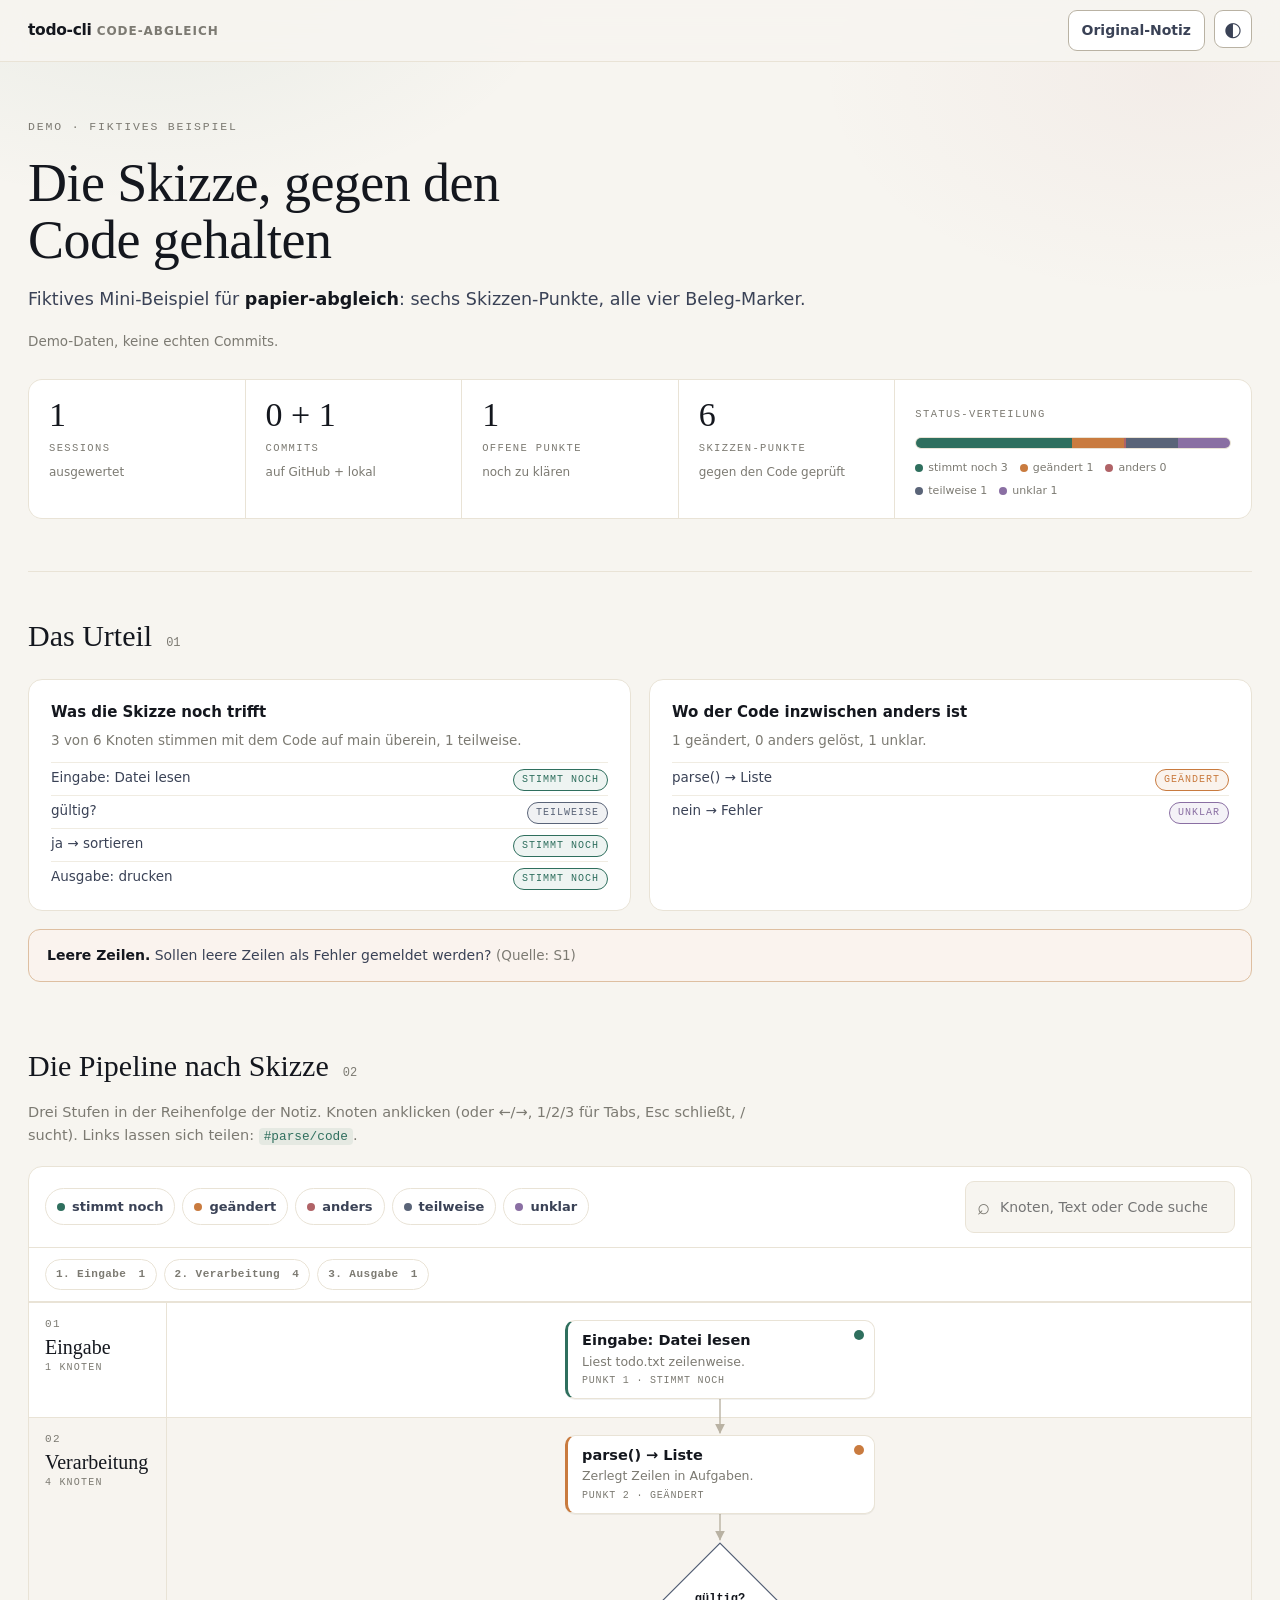
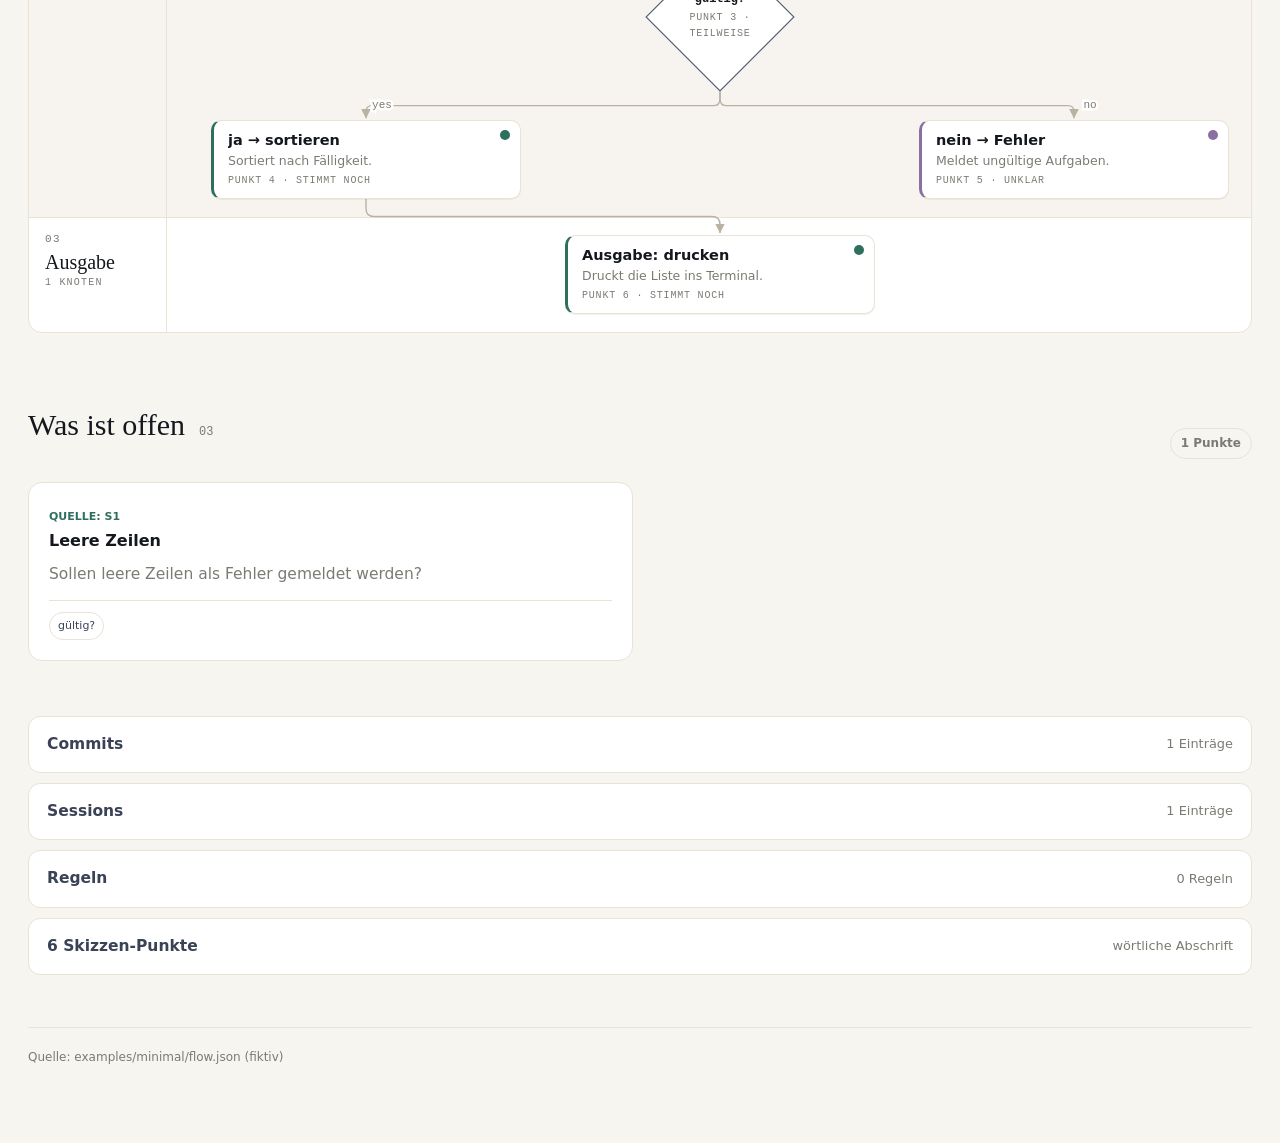
<file: examples/minimal/site/minimal.html>
<!doctype html>
<html lang="de">
<head>
  <meta charset="utf-8">
  <meta name="viewport" content="width=device-width, initial-scale=1">
  <meta name="description" content="Interaktiver Abgleich einer handgezeichneten Skizze mit dem Code.">
  <title>todo-cli — Demo-Abgleich</title>
  <style>
:root {
  color-scheme: light;
  --paper: #f4f0e7;
  --paper-raised: #fbf8f1;
  --paper-soft: #ebe5d9;
  --ink: #282b2d;
  --ink-soft: #626462;
  --rule: #d3ccbf;
  --rule-strong: #aaa294;
  --accent: #425d68;
  --accent-soft: #dce5e4;
  --ok: #42785a;
  --changed: #9a6b20;
  --different: #a5533f;
  --partial: #476f89;
  --unclear: #76618b;
  --shadow: rgba(50, 45, 38, .12);
  --focus: #2b718d;
}

html[data-theme="dark"] {
  color-scheme: dark;
  --paper: #1d2223;
  --paper-raised: #252b2c;
  --paper-soft: #292f30;
  --ink: #e7e3d9;
  --ink-soft: #b4b4ac;
  --rule: #3e4545;
  --rule-strong: #66706e;
  --accent: #a8c7ce;
  --accent-soft: #2b3d42;
  --ok: #83b99a;
  --changed: #d6ac67;
  --different: #df9079;
  --partial: #8db4c9;
  --unclear: #bca6d0;
  --shadow: rgba(0, 0, 0, .28);
  --focus: #79bfd6;
}

* { box-sizing: border-box; }
html { scroll-behavior: smooth; }
body {
  margin: 0;
  min-width: 320px;
  color: var(--ink);
  background-color: var(--paper);
  background-image: radial-gradient(circle at 1px 1px, color-mix(in srgb, var(--rule) 38%, transparent) 1px, transparent 0);
  background-size: 24px 24px;
  font-family: Inter, ui-sans-serif, system-ui, -apple-system, BlinkMacSystemFont, "Segoe UI", sans-serif;
  font-size: 16px;
  line-height: 1.55;
}
button, input { font: inherit; }
button { color: inherit; }
a { color: var(--accent); text-underline-offset: 3px; }
:focus-visible { outline: 3px solid var(--focus); outline-offset: 3px; }
::selection { background: var(--accent-soft); }

.topbar {
  position: sticky;
  z-index: 80;
  top: 0;
  display: flex;
  align-items: center;
  justify-content: space-between;
  min-height: 62px;
  padding: 0 28px;
  border-bottom: 1px solid var(--rule);
  background: color-mix(in srgb, var(--paper) 91%, transparent);
  backdrop-filter: blur(12px);
}
.brand { color: var(--ink); font-weight: 780; letter-spacing: -.02em; text-decoration: none; }
.brand span { color: var(--ink-soft); font-size: 12px; font-weight: 650; letter-spacing: .08em; text-transform: uppercase; }
.top-actions { display: flex; gap: 9px; }
.button, .icon-button {
  border: 1px solid var(--rule-strong);
  border-radius: 9px;
  background: var(--paper-raised);
  cursor: pointer;
}
.button { padding: 8px 13px; font-size: 14px; font-weight: 700; }
.icon-button { width: 38px; height: 38px; padding: 0; font-size: 20px; line-height: 1; }
.button:hover, .icon-button:hover { border-color: var(--accent); background: var(--accent-soft); }

.page-grid { padding: 0 28px 80px; }
.main-column { width: min(1420px, 100%); margin: 0 auto; }
.hero { padding: 58px 0 32px; }
.kicker { margin: 0 0 9px; color: var(--accent); font-size: 12px; font-weight: 800; letter-spacing: .14em; text-transform: uppercase; }
h1 { max-width: 980px; margin: 0; font-family: Georgia, "Times New Roman", serif; font-size: clamp(34px, 4.5vw, 61px); font-weight: 600; letter-spacing: -.035em; line-height: 1.02; }
.subtitle { margin: 18px 0 0; color: var(--ink-soft); font-size: 16px; }
.subtitle span { color: var(--ink); font-family: ui-monospace, SFMono-Regular, Consolas, monospace; }
.subtitle a { font-family: ui-monospace, SFMono-Regular, Consolas, monospace; font-weight: 700; }

.metrics { display: grid; grid-template-columns: repeat(4, minmax(140px, 1fr)) minmax(310px, 1.65fr); gap: 12px; margin-bottom: 30px; }
.metric { min-height: 132px; padding: 19px 20px; border: 1px solid var(--rule); border-radius: 14px; background: color-mix(in srgb, var(--paper-raised) 91%, transparent); box-shadow: 0 8px 22px var(--shadow); }
.metric-number { display: block; margin-bottom: 3px; font-family: Georgia, "Times New Roman", serif; font-size: 34px; font-weight: 600; line-height: 1; }
.metric > span:not(.metric-number) { display: block; font-size: 14px; font-weight: 750; }
.metric small { display: block; margin-top: 6px; color: var(--ink-soft); font-size: 12px; }
.metric-wide { min-width: 0; }
.status-bar { display: flex; height: 12px; margin: 14px 0 10px; overflow: hidden; border: 1px solid var(--rule); border-radius: 999px; background: var(--paper-soft); }
.status-bar span { min-width: 2px; }
.status-legend { display: flex; flex-wrap: wrap; gap: 5px 12px; color: var(--ink-soft); font-size: 11px; }
.status-legend span { display: inline-flex; align-items: center; gap: 5px; }
.status-legend i { width: 8px; height: 8px; border-radius: 50%; }

.explorer { border: 1px solid var(--rule); border-radius: 18px; background: color-mix(in srgb, var(--paper-raised) 92%, transparent); box-shadow: 0 18px 45px var(--shadow); overflow: hidden; }
.toolbar { display: flex; align-items: center; justify-content: space-between; gap: 18px; padding: 14px 16px; border-bottom: 1px solid var(--rule); }
.filter-group { display: flex; flex-wrap: wrap; gap: 7px; }
.filter-chip, .stage-chip { border: 1px solid var(--rule); border-radius: 999px; background: transparent; cursor: pointer; font-size: 13px; font-weight: 700; }
.filter-chip { padding: 7px 11px; }
.filter-chip::before { content: ""; display: inline-block; width: 8px; height: 8px; margin-right: 7px; border-radius: 50%; background: var(--chip-color); }
.filter-chip[aria-pressed="true"] { border-color: var(--chip-color); background: color-mix(in srgb, var(--chip-color) 13%, transparent); }
.search-box { display: flex; align-items: center; gap: 8px; min-width: 270px; padding: 7px 11px; border: 1px solid var(--rule); border-radius: 9px; background: var(--paper); }
.search-box span { color: var(--ink-soft); font-size: 22px; }
.search-box input { width: 100%; border: 0; outline: 0; background: transparent; color: var(--ink); font-size: 14px; }
.stage-nav { display: flex; gap: 7px; overflow-x: auto; padding: 11px 16px; border-bottom: 1px solid var(--rule); scrollbar-width: thin; }
.stage-chip { flex: 0 0 auto; padding: 6px 10px; color: var(--ink-soft); }
.stage-chip:hover { border-color: var(--accent); color: var(--ink); }
.stage-chip span { margin-left: 5px; color: var(--ink-soft); font-size: 11px; }
.flow-frame { display: grid; grid-template-columns: minmax(0, 1fr); align-items: start; }
.flow-frame.panel-active { grid-template-columns: minmax(0, 1fr) minmax(460px, 42%); }
.flow-scroll { overflow: auto; max-height: 1500px; padding: 22px; scrollbar-width: thin; }
.flow-grid { position: relative; display: grid; grid-template-columns: repeat(3, minmax(220px, 1fr)); grid-auto-rows: 108px; gap: 24px 78px; min-width: 820px; padding: 28px 20px 44px; }
.flow-grid .node { overflow: visible; }
.flow-grid .node-label { overflow: hidden; }
.flow-grid::before { content: ""; position: absolute; inset: 0; z-index: 0; pointer-events: none; background: linear-gradient(90deg, transparent 33.2%, var(--rule) 33.2% 33.45%, transparent 33.45% 66.4%, var(--rule) 66.4% 66.65%, transparent 66.65%); opacity: .45; }
#arrows { position: absolute; z-index: 1; inset: 0; width: 100%; height: 100%; overflow: visible; pointer-events: none; color: var(--rule-strong); }
.arrow { fill: none; stroke: currentColor; stroke-width: 1.7; stroke-linecap: round; stroke-linejoin: round; transition: stroke .18s, stroke-width .18s, opacity .18s; }
.arrow.active { color: var(--accent); stroke-width: 2.8; }
.arrow.dimmed { opacity: .3; }
.edge-label { fill: var(--ink-soft); font: 700 12px ui-sans-serif, system-ui, sans-serif; paint-order: stroke; stroke: var(--paper-raised); stroke-width: 5px; }

.node {
  position: relative;
  z-index: 2;
  display: flex;
  min-width: 0;
  width: 100%;
  height: 100%;
  flex-direction: column;
  align-items: flex-start;
  justify-content: center;
  gap: 6px;
  padding: 13px 16px 12px;
  border: 1.5px solid var(--rule-strong);
  border-left: 5px solid var(--status-color);
  border-radius: 4px 13px 13px 4px;
  background: var(--paper-raised);
  color: var(--ink);
  box-shadow: 3px 4px 0 var(--shadow);
  text-align: left;
  cursor: pointer;
  transition: opacity .18s, filter .18s, transform .15s, border-color .15s;
}
.node:hover { z-index: 4; transform: translateY(-2px); }
.node.active { z-index: 5; border-color: var(--accent); box-shadow: 0 0 0 4px color-mix(in srgb, var(--accent) 18%, transparent), 4px 6px 0 var(--shadow); }
.node.dimmed { opacity: .23; filter: grayscale(.75); }
.node-label { display: -webkit-box; overflow: hidden; font-family: "Segoe Print", "Bradley Hand", "Comic Sans MS", cursive; font-size: 17px; font-weight: 700; line-height: 1.2; -webkit-box-orient: vertical; -webkit-line-clamp: 2; }
.node-point { color: var(--ink-soft); font-size: 11px; font-weight: 750; }
.node-status { position: absolute; top: 9px; right: 10px; width: 10px; height: 10px; border-radius: 50%; background: var(--status-color); }
.node-diamond { width: 126px; height: 126px; justify-self: center; padding: 28px 22px; border: 0; border-radius: 0; background: transparent; box-shadow: none; clip-path: polygon(50% 0, 100% 50%, 50% 100%, 0 50%); text-align: center; }
.node-diamond::before { content: ""; position: absolute; inset: 0; background: var(--paper-raised); clip-path: polygon(50% 0, 100% 50%, 50% 100%, 0 50%); }
.node-diamond > span { position: relative; z-index: 1; }
.node-diamond .node-label { font-family: ui-monospace, SFMono-Regular, Consolas, monospace; font-size: 15px; }
.node-diamond .node-status { top: 48px; right: 43px; }
.node-user { border-style: dashed; }

.panel { position: sticky; top: 62px; display: none; height: calc(100vh - 62px); overflow: hidden; border-left: 1px solid var(--rule); background: var(--paper-raised); }
.panel.open { display: grid; grid-template-rows: auto auto minmax(0, 1fr); }
.panel-header { display: flex; align-items: flex-start; justify-content: space-between; gap: 18px; padding: 20px 18px 16px; border-bottom: 1px solid var(--rule); }
.panel-eyebrow { margin: 0 0 4px; color: var(--accent); font-size: 11px; font-weight: 800; letter-spacing: .1em; text-transform: uppercase; }
.panel-title-wrap h2 { margin: 0; font-family: Georgia, "Times New Roman", serif; font-size: 23px; line-height: 1.16; }
.panel-meta { display: flex; align-items: center; gap: 9px; margin-top: 10px; color: var(--ink-soft); font-size: 12px; }
.panel-nav { display: flex; flex: 0 0 auto; gap: 5px; }
.tabs { display: flex; padding: 0 16px; border-bottom: 1px solid var(--rule); }
.tabs button { padding: 11px 13px; border: 0; border-bottom: 3px solid transparent; background: transparent; color: var(--ink-soft); cursor: pointer; font-size: 13px; font-weight: 750; }
.tabs button[aria-selected="true"] { border-bottom-color: var(--accent); color: var(--ink); }
.panel-body { overflow-y: auto; padding: 19px 18px 60px; scrollbar-width: thin; }
.panel-section { margin: 0 0 25px; }
.panel-section h3 { margin: 0 0 10px; font-size: 13px; letter-spacing: .06em; text-transform: uppercase; }
.panel-section p { margin: 0; }
.was { font-family: Georgia, "Times New Roman", serif; font-size: 18px; line-height: 1.5; }
.why { margin-top: 13px !important; color: var(--ink-soft); }
.chips { display: flex; flex-wrap: wrap; gap: 6px; }
.chip, .badge { display: inline-flex; align-items: center; border: 1px solid var(--rule); border-radius: 999px; background: var(--paper); }
.chip { padding: 5px 9px; color: var(--ink-soft); font-size: 12px; }
.badge { padding: 3px 8px; color: var(--status-color); border-color: color-mix(in srgb, var(--status-color) 48%, var(--rule)); background: color-mix(in srgb, var(--status-color) 10%, transparent); font-size: 11px; font-weight: 800; text-transform: uppercase; }
.rule-item { padding: 12px 0; border-top: 1px solid var(--rule); }
.rule-item:first-child { border-top: 0; }
.rule-item strong { font-family: ui-monospace, SFMono-Regular, Consolas, monospace; }
.rule-source { display: block; margin-top: 5px; color: var(--ink-soft); font-size: 11px; }
.open-link { display: flex; justify-content: space-between; gap: 10px; width: 100%; padding: 10px 0; border: 0; border-top: 1px solid var(--rule); background: transparent; text-align: left; cursor: pointer; }
.open-link:hover { color: var(--accent); }
.open-link span { color: var(--ink-soft); font-size: 12px; }
.snippet { margin: 0 0 22px; }
.snippet-link { display: block; margin-bottom: 8px; font-family: ui-monospace, SFMono-Regular, Consolas, monospace; font-size: 12px; font-weight: 700; overflow-wrap: anywhere; }
.code { margin: 0; overflow: auto; border: 1px solid var(--rule); border-radius: 10px; background: #171b1c; color: #dce3df; font: 13px/1.55 ui-monospace, SFMono-Regular, Consolas, monospace; }
.code-line { display: flex; min-width: max-content; }
.line-number { width: 49px; flex: 0 0 49px; padding: 0 9px 0 4px; border-right: 1px solid #343a3a; color: #77817e; text-align: right; user-select: none; }
.line-code { display: block; padding: 0 10px; white-space: pre; }
.tok-keyword { color: #e59b9b; }
.tok-string { color: #b7d394; }
.tok-comment { color: #7f8b88; font-style: italic; }
.tok-number { color: #dfc27d; }
.tok-decorator { color: #d5a9e6; }
.tok-name { color: #91c9df; }
.timeline { position: relative; margin: 0; padding: 0 0 0 22px; list-style: none; }
.timeline::before { content: ""; position: absolute; top: 8px; bottom: 8px; left: 6px; width: 1px; background: var(--rule); }
.timeline li { position: relative; padding: 0 0 20px; }
.timeline li::before { content: ""; position: absolute; top: 7px; left: -20px; width: 7px; height: 7px; border: 2px solid var(--paper-raised); border-radius: 50%; background: var(--accent); }
.timeline-meta { color: var(--ink-soft); font-size: 11px; font-weight: 750; text-transform: uppercase; }
.timeline p { margin: 4px 0 0; }
.timeline a { font-weight: 700; }

.section-heading { display: flex; align-items: end; justify-content: space-between; margin: 68px 0 23px; }
.section-heading h2 { margin: 0; font-family: Georgia, "Times New Roman", serif; font-size: 38px; font-weight: 600; }
.count-pill { padding: 5px 10px; border: 1px solid var(--rule); border-radius: 999px; color: var(--ink-soft); font-size: 12px; font-weight: 750; }
.open-grid { display: grid; grid-template-columns: repeat(2, minmax(0, 1fr)); gap: 14px; }
.open-card { padding: 20px; border: 1px solid var(--rule); border-radius: 14px; background: var(--paper-raised); box-shadow: 0 9px 24px var(--shadow); }
.open-card h3 { margin: 0 0 8px; font-family: Georgia, "Times New Roman", serif; font-size: 21px; }
.open-card p { margin: 0 0 13px; color: var(--ink-soft); }
.open-source { color: var(--accent); font-size: 11px; font-weight: 800; text-transform: uppercase; }
.open-snippet { margin: 13px 0; padding: 10px 12px; border-left: 3px solid var(--rule-strong); background: var(--paper); font: 12px/1.5 ui-monospace, SFMono-Regular, Consolas, monospace; white-space: pre-wrap; }
.node-links { display: flex; flex-wrap: wrap; gap: 6px; padding-top: 11px; border-top: 1px solid var(--rule); }
.node-links button { padding: 4px 8px; border: 1px solid var(--rule); border-radius: 999px; background: transparent; cursor: pointer; font-size: 11px; }
.node-links button:hover { border-color: var(--accent); color: var(--accent); }

.archive { display: grid; gap: 10px; margin-top: 55px; }
details { border: 1px solid var(--rule); border-radius: 12px; background: var(--paper-raised); }
summary { display: flex; align-items: center; justify-content: space-between; padding: 15px 18px; cursor: pointer; font-weight: 760; }
summary small { color: var(--ink-soft); font-weight: 500; }
.table-wrap { overflow-x: auto; padding: 0 18px 18px; }
table { width: 100%; border-collapse: collapse; font-size: 13px; }
th, td { padding: 10px; border-bottom: 1px solid var(--rule); text-align: left; vertical-align: top; }
th { color: var(--ink-soft); font-size: 10px; letter-spacing: .08em; text-transform: uppercase; }
.grill-table { min-width: 850px; }
.grill-table td:first-child { width: 40px; font-weight: 800; }
.grill-table td:nth-child(3) { width: 150px; }
.rule-list { padding: 0 18px 18px; }
.rule-list article { padding: 13px 0; border-top: 1px solid var(--rule); }
.rule-list article:first-child { border-top: 0; }
.rule-list code { color: var(--accent); font-weight: 800; }
footer { margin-top: 52px; padding-top: 20px; border-top: 1px solid var(--rule); color: var(--ink-soft); font-size: 12px; }

.original-overlay { position: fixed; z-index: 100; inset: 0; overflow: auto; display: none; padding: 0 22px 40px; background: #fff; }
.original-overlay.open { display: block; }
.original-toolbar { position: sticky; z-index: 2; top: 0; display: flex; align-items: center; justify-content: space-between; margin: 0 -22px 20px; padding: 12px 22px; border-bottom: 1px solid #ddd; background: rgba(255,255,255,.96); color: #333; font-weight: 750; }
.original-overlay img { display: block; width: 100%; height: auto; background: #fff; }

@media (max-width: 1100px) {
  .metrics { grid-template-columns: repeat(2, 1fr); }
  .metric-wide { grid-column: 1 / -1; }
  .flow-frame.panel-active { grid-template-columns: minmax(0, 1fr) minmax(390px, 44%); }
  .flow-scroll { padding: 12px; }
}
@media (max-width: 820px) {
  .topbar { padding: 0 16px; }
  .page-grid { padding: 0 16px 60px; }
  .hero { padding: 36px 0 25px; }
  .metrics { grid-template-columns: repeat(2, minmax(0, 1fr)); }
  .metric { min-height: 112px; }
  .toolbar { align-items: stretch; flex-direction: column; }
  .search-box { min-width: 0; }
  .flow-frame.panel-active { display: block; }
  .panel { position: fixed; z-index: 90; top: auto; bottom: 0; left: 0; width: 100%; height: 82dvh; border-top: 1px solid var(--rule); border-left: 0; border-radius: 18px 18px 0 0; box-shadow: 0 -18px 50px var(--shadow); }
  .panel.open { display: grid; }
  .open-grid { grid-template-columns: 1fr; }
}
@media (max-width: 480px) {
  .metrics { grid-template-columns: 1fr 1fr; gap: 8px; }
  .metric { padding: 15px; }
  .metric-number { font-size: 28px; }
  h1 { font-size: 36px; }
  .section-heading h2 { font-size: 31px; }
}


/* ===== v3c: Graveyard-Designsprache ===== */
:root {
  --paper: #f7f5f0; --paper-raised: #ffffff; --paper-soft: #f0ece2;
  --ink: #14171e; --ink-soft: #7c7a72; --body: #3a4256;
  --rule: #e9e3d6; --rule-strong: #b9b2a3;
  --accent: #2f6f5e; --accent-soft: rgba(47,111,94,.09);
  --ok: #2f6f5e; --changed: #c97b3f; --different: #b06367; --partial: #5a6478; --unclear: #8a6fa3;
  --shadow: rgba(40,35,25,.06);
  --mono: ui-monospace, "JetBrains Mono", SFMono-Regular, Menlo, Consolas, monospace;
  --serif: "DM Serif Display", Georgia, "Times New Roman", serif;
  --sans: "Outfit", ui-sans-serif, -apple-system, "Segoe UI", system-ui, sans-serif;
}
html[data-theme="dark"] { --paper:#16191d; --paper-raised:#1e2227; --paper-soft:#23282e; --ink:#ece8de; --ink-soft:#9b998f; --body:#c9cdd6; --rule:#30363d; --rule-strong:#59616b; --accent:#7cc0a9; --accent-soft:rgba(124,192,169,.12); --ok:#7cc0a9; --changed:#e0a46f; --different:#d98d91; --partial:#9aa6bd; --unclear:#b9a3d0; --shadow: rgba(0,0,0,.3); }
body { font-family: var(--sans); color: var(--body); background-image: radial-gradient(700px 400px at 12% -4%, rgba(47,111,94,.07), transparent 60%), radial-gradient(600px 380px at 92% 8%, rgba(176,99,103,.06), transparent 60%); background-size: auto; background-attachment: fixed; font-size: 15.5px; line-height: 1.62; }
h1, h2, h3 { color: var(--ink); }
h1 { font-family: var(--serif); font-weight: 400; letter-spacing: -.01em; font-size: clamp(34px, 4.8vw, 54px); line-height: 1.06; max-width: 20ch; }
.eyebrow { font-family: var(--mono); font-size: 11.5px; letter-spacing: .16em; text-transform: uppercase; color: var(--ink-soft); margin: 0 0 18px; }
.lede { font-size: 17.5px; max-width: 70ch; margin: 16px 0 8px; }
.lede strong { color: var(--ink); font-weight: 600; }
.hero { padding: 56px 0 26px; }
.subtitle { font-size: 13.5px; color: var(--ink-soft); }
.metrics { gap: 1px; background: var(--rule); border: 1px solid var(--rule); border-radius: 14px; overflow: hidden; margin-bottom: 52px; }
.metric { border: 0; border-radius: 0; box-shadow: none; background: var(--paper-raised); min-height: 0; padding: 18px 20px; }
.metric-number { font-family: var(--serif); font-weight: 400; font-size: 34px; color: var(--ink); }
.metric > span:not(.metric-number), .metric-wide > span { font-family: var(--mono); font-size: 10.5px; letter-spacing: .13em; text-transform: uppercase; color: var(--ink-soft); font-weight: 500; margin-top: 8px; }
.metric small { font-size: 12px; }
.sec-head { display: flex; align-items: baseline; gap: 14px; margin: 0 0 10px; flex-wrap: wrap; }
.sec-head h2, .section-heading h2 { font-family: var(--serif); font-weight: 400; font-size: 30px; margin: 0; }
.sec-n { font-family: var(--mono); font-size: 12px; color: var(--ink-soft); }
.sec-sub { color: var(--ink-soft); font-size: 14.5px; max-width: 80ch; margin: 0 0 18px; }
.sec-sub code, .muted code { font-family: var(--mono); font-size: .88em; background: var(--accent-soft); color: var(--accent); padding: 1px 5px; border-radius: 4px; }
.verdict-sec { margin: 0 0 60px; padding-top: 6px; border-top: 1px solid var(--rule); padding-top: 40px; }
.verdict-grid { display: grid; grid-template-columns: 1fr 1fr; gap: 18px; margin: 18px 0; }
.verdict-card { background: var(--paper-raised); border: 1px solid var(--rule); border-radius: 14px; padding: 20px 22px; }
.verdict-card h3 { font-family: var(--sans); font-size: 15px; font-weight: 600; margin: 0 0 6px; }
.verdict-card .muted, .muted { color: var(--ink-soft); font-size: 13.5px; margin: 0 0 10px; }
.verdict-list { list-style: none; margin: 0; padding: 0; display: grid; gap: 4px; }
.verdict-list li { display: flex; justify-content: space-between; gap: 10px; align-items: baseline; border-top: 1px solid var(--line-soft, var(--paper-soft)); padding-top: 4px; font-size: 13.5px; }
.link-btn { background: none; border: 0; padding: 0; text-align: left; cursor: pointer; color: var(--body); font-size: 13.5px; }
.link-btn:hover { color: var(--accent); text-decoration: underline; }
.pill { flex: none; font-family: var(--mono); font-size: 10px; letter-spacing: .1em; text-transform: uppercase; padding: 2px 8px; border-radius: 999px; border: 1px solid currentColor; }
.pill-stimmt-noch { color: var(--ok); background: color-mix(in srgb, var(--ok) 8%, transparent); }
.pill-geaendert { color: var(--changed); background: color-mix(in srgb, var(--changed) 9%, transparent); }
.pill-anders { color: var(--different); background: color-mix(in srgb, var(--different) 9%, transparent); }
.pill-teilweise { color: var(--partial); background: color-mix(in srgb, var(--partial) 9%, transparent); }
.pill-unklar { color: var(--unclear); background: color-mix(in srgb, var(--unclear) 9%, transparent); }
.badge { font-family: var(--mono); font-weight: 500; letter-spacing: .1em; font-size: 10px; }
.callout { background: color-mix(in srgb, var(--changed) 9%, var(--paper-raised)); border: 1px solid color-mix(in srgb, var(--changed) 35%, var(--rule)); border-radius: 12px; padding: 14px 18px; font-size: 14px; }
.callout strong { color: var(--ink); }
.flow-head { margin-top: 0; }
.explorer { border: 1px solid var(--rule); border-radius: 14px; background: var(--paper-raised); box-shadow: none; }
.flow-scroll { max-height: none; padding: 0; overflow: visible; }
.flow-grid { grid-template-columns: 138px repeat(3, minmax(170px, 1fr)); grid-auto-rows: minmax(84px, auto); gap: 0 44px; padding: 0 22px 0 0; min-width: 760px; }
.flow-grid::before { display: none; }
.lane-band { z-index: 0; margin: 0 -22px 0 0; border-top: 1px solid var(--rule); scroll-margin-top: 16px; }
.lane-band.odd { background: color-mix(in srgb, var(--paper-soft) 55%, transparent); }
.lane-band.even { background: transparent; }
.lane-head { z-index: 1; display: flex; flex-direction: column; gap: 2px; padding: 14px 16px; border-right: 1px solid var(--rule); }
.lane-num { font-family: var(--mono); font-size: 11px; color: var(--ink-soft); letter-spacing: .12em; }
.lane-name { font-family: var(--serif); font-size: 20px; color: var(--ink); line-height: 1.1; }
.lane-count { font-family: var(--mono); font-size: 10px; letter-spacing: .12em; text-transform: uppercase; color: var(--ink-soft); }
.node { z-index: 2; align-self: center; margin: 9px 0; min-height: 0; padding: 10px 12px 9px 14px; border: 1px solid var(--rule); border-left: 3px solid var(--status-color); border-radius: 10px; background: var(--paper-raised); box-shadow: 0 1px 0 var(--shadow); display: flex; flex-direction: column; gap: 3px; text-align: left; }
.node:hover { transform: none; border-color: var(--rule-strong); border-left-color: var(--status-color); }
.node.active { box-shadow: 0 0 0 3px color-mix(in srgb, var(--accent) 22%, transparent); border-color: var(--accent); border-left-color: var(--status-color); }
.node-label { font-family: var(--sans); font-size: 14.5px; font-weight: 600; color: var(--ink); line-height: 1.25; padding-right: 14px; }
.node-was { display: -webkit-box; overflow: hidden; -webkit-box-orient: vertical; -webkit-line-clamp: 2; font-size: 12.5px; line-height: 1.4; color: var(--ink-soft); }
.node-point { font-family: var(--mono); font-size: 10px; letter-spacing: .08em; text-transform: uppercase; color: var(--ink-soft); font-weight: 500; }
.node-diamond { width: 150px; height: 150px; margin: 6px auto; padding: 30px; border: 0; border-left: 0; align-items: center; justify-content: center; text-align: center; }
.node-diamond::before { background: var(--paper-raised); outline: 1px solid var(--rule); box-shadow: inset 0 0 0 2px var(--status-color); }
.node-diamond .node-was { display: none; }
.node-diamond .node-label { font-family: var(--mono); font-size: 12px; padding: 0; }
.node-diamond .node-status { top: 22px; right: 70px; }
#arrows { color: var(--rule-strong); }
.arrow { stroke-width: 1.4; }
.arrow.active { color: var(--accent); stroke-width: 2.2; }
.edge-label { font: 500 11px var(--mono); fill: var(--ink-soft); stroke: var(--paper-raised); }
.panel { position: sticky; top: 12px; max-height: calc(100vh - 24px); overflow: hidden; align-self: start; border-left: 1px solid var(--rule); background: var(--paper-raised); }
.panel-title-wrap h2 { font-family: var(--serif); font-weight: 400; font-size: 24px; }
.panel-eyebrow { font-family: var(--mono); font-size: 10.5px; letter-spacing: .14em; text-transform: uppercase; color: var(--ink-soft); }
.panel-section h3 { font-family: var(--mono); font-size: 10.5px; letter-spacing: .14em; text-transform: uppercase; color: var(--ink-soft); font-weight: 500; }
.was { font-family: var(--serif); font-size: 18px; color: var(--ink); }
.timeline-meta { font-family: var(--mono); font-size: 11.5px; color: var(--ink-soft); }
.timeline-meta strong { color: var(--accent); font-weight: 600; }
.hash { opacity: .6; font-size: 10.5px; }
.pill-link { font-family: var(--mono); font-size: 11px; letter-spacing: .06em; padding: 1px 8px; border: 1px solid var(--accent); border-radius: 999px; color: var(--accent); text-decoration: none; }
.pill-link.local { border-color: var(--changed); color: var(--changed); }
.open-card { box-shadow: none; background: var(--paper-raised); }
.open-card h3 { font-family: var(--sans); font-size: 16px; font-weight: 600; }
.stage-chip, .chip { font-family: var(--mono); font-size: 11px; letter-spacing: .04em; }
@media (max-width: 820px) {
  .verdict-grid { grid-template-columns: 1fr; }
  .flow-grid { grid-template-columns: 96px repeat(3, minmax(150px, 1fr)); gap: 0 26px; }
  .lane-name { font-size: 16px; }

}
.node { margin: 18px 0; height: auto; align-self: center; }
.node-diamond { height: 150px; margin: 10px auto; }
.lane-band { border-top: 1px solid var(--rule); }
.node-diamond::before { outline: 0; box-shadow: none; background: var(--status-color); }
.node-diamond::after { content: ""; position: absolute; inset: 2px; background: var(--paper-raised); clip-path: polygon(50% 0, 100% 50%, 50% 100%, 0 50%); z-index: 0; }
.node-diamond .node-status { display: none; }
@media (max-width: 820px) {
  .panel { position: fixed; top: auto; bottom: 0; left: 0; width: 100%; height: 82dvh; max-height: 82dvh; border-left: 0; border-top: 1px solid var(--rule); border-radius: 18px 18px 0 0; box-shadow: 0 -18px 50px var(--shadow); }
}

/* Belegmodell: Zitat + Marker (BELEGT / GERAET / OFFLINE / HYPOTHESE) */
.beleg { margin: 0 0 12px; padding: 10px 12px; border: 1px solid var(--rule); border-left: 3px solid var(--marker, var(--rule)); border-radius: 8px; background: var(--paper-raised); }
.beleg .marker { display: inline-block; font-family: var(--mono, ui-monospace, monospace); font-size: 10.5px; letter-spacing: .08em; text-transform: uppercase; color: var(--marker, inherit); }
.beleg blockquote { margin: 6px 0 4px; font-family: var(--mono, ui-monospace, monospace); font-size: 12.5px; white-space: pre-wrap; }
.beleg figcaption { font-size: 12px; opacity: .75; }
.beleg-belegt { --marker: var(--ok); } .beleg-geraet { --marker: var(--changed); } .beleg-offline { --marker: var(--partial); } .beleg-hypothese { --marker: var(--unclear); }

</style>
</head>
<body>
  <header class="topbar">
    <a class="brand" href="#">todo-cli <span>Code-Abgleich</span></a>
    <div class="top-actions">
      <button class="button" id="open-original" type="button" aria-haspopup="dialog">Original-Notiz</button>
      <button class="icon-button" id="theme-toggle" type="button" aria-label="Dunkelmodus umschalten" aria-pressed="false"><span aria-hidden="true">◐</span></button>
    </div>
  </header>

  <div class="page-grid">
    <main class="main-column" id="main-content">
      <section class="hero" aria-labelledby="page-title">
        <p class="eyebrow">Demo · fiktives Beispiel</p>
        <h1 id="page-title">Die Skizze, gegen den Code gehalten</h1>
        <p class="lede">Fiktives Mini-Beispiel für <strong>papier-abgleich</strong>: sechs Skizzen-Punkte, alle vier Beleg-Marker.</p>
        <p class="subtitle">Demo-Daten, keine echten Commits.</p>
      </section>

      <section class="metrics" aria-label="Kennzahlen">
        <article class="metric"><span class="metric-number"></span><span></span><small></small></article>
        <article class="metric"><span class="metric-number"></span><span></span><small></small></article>
        <article class="metric"><span class="metric-number"></span><span></span><small></small></article>
        <article class="metric"><span class="metric-number"></span><span></span><small></small></article>
        <article class="metric metric-wide">
          <span>Status-Verteilung</span>
          <div id="status-bar" class="status-bar" role="img" aria-label="Status-Verteilung der 24 Knoten"></div>
          <div id="status-legend" class="status-legend"></div>
        </article>
      </section>

      <section class="verdict-sec" aria-labelledby="verdict-title">
        <div class="sec-head"><h2 id="verdict-title">Das Urteil</h2><span class="sec-n">01</span></div>
        <div class="verdict-grid">
          <article class="verdict-card" id="verdict-ok"></article>
          <article class="verdict-card" id="verdict-diff"></article>
        </div>
        <div class="callout" id="callout"></div>
      </section>

      <div class="sec-head flow-head"><h2>Die Pipeline nach Skizze</h2><span class="sec-n">02</span></div>
      <p class="sec-sub">Drei Stufen in der Reihenfolge der Notiz. Knoten anklicken (oder ←/→, 1/2/3 für Tabs, Esc schließt, / sucht). Links lassen sich teilen: <code>#parse/code</code>.</p>
      <section class="explorer" aria-label="Diagramm und Werkzeuge">
        <div class="toolbar" role="toolbar" aria-label="Diagramm-Werkzeuge">
          <div class="filter-group" id="status-filters" aria-label="Nach Status filtern"></div>
          <label class="search-box" for="search"><span aria-hidden="true">⌕</span><input id="search" type="search" placeholder="Knoten, Text oder Code suchen …" autocomplete="off"></label>
        </div>
        <nav class="stage-nav" id="stage-nav" aria-label="Stufen-Navigation"></nav>
        <div class="flow-frame">
          <div class="flow-scroll" id="flow-scroll">
            <div class="flow-grid" id="flow-grid">
              <svg id="arrows" aria-hidden="true"></svg>
            </div>
          </div>
          <aside class="panel" id="panel" aria-label="Knotendetails" aria-hidden="true">
            <header class="panel-header">
              <div class="panel-title-wrap">
                <p class="panel-eyebrow" id="panel-eyebrow"></p>
                <h2 id="panel-title"></h2>
                <div class="panel-meta" id="panel-meta"></div>
              </div>
              <div class="panel-nav">
                <button class="icon-button" id="prev-node" type="button" aria-label="Vorheriger Knoten">←</button>
                <button class="icon-button" id="next-node" type="button" aria-label="Nächster Knoten">→</button>
                <button class="icon-button" id="close-panel" type="button" aria-label="Panel schließen">×</button>
              </div>
            </header>
            <div class="tabs" role="tablist" aria-label="Knotendetails">
              <button id="tab-fakt" type="button" role="tab" aria-controls="tabpanel-fakt" aria-selected="true">Fakt</button>
              <button id="tab-code" type="button" role="tab" aria-controls="tabpanel-code" aria-selected="false">Code</button>
              <button id="tab-verlauf" type="button" role="tab" aria-controls="tabpanel-verlauf" aria-selected="false">Verlauf</button>
            </div>
            <div class="panel-body" id="panel-body"></div>
          </aside>
        </div>
      </section>

      <section class="open-section" id="offen">
        <div class="section-heading"><div class="sec-head"><h2>Was ist offen</h2><span class="sec-n">03</span></div><span id="open-count" class="count-pill"></span></div>
        <div class="open-grid" id="open-grid"></div>
      </section>

      <section class="archive" aria-label="Vertiefende Materialien">
        <details id="commits-details">
          <summary><span>Commits</span><small>1 Einträge</small></summary>
          <div class="table-wrap"><table><thead><tr><th>Kürzel</th><th>Nachricht</th><th>Ort</th></tr></thead><tbody id="commits-body"></tbody></table></div>
        </details>
        <details id="sessions-details">
          <summary><span>Sessions</span><small>1 Einträge</small></summary>
          <div class="table-wrap"><table><thead><tr><th>Session</th><th>Zeit</th><th>Titel</th></tr></thead><tbody id="sessions-body"></tbody></table></div>
        </details>
        <details id="rules-details">
          <summary><span>Regeln</span><small id="rules-count"></small></summary>
          <div class="rule-list" id="rules-body"></div>
        </details>
        <details id="grill-details">
          <summary><span>6 Skizzen-Punkte</span><small>wörtliche Abschrift</small></summary>
          <div class="table-wrap"><table class="grill-table"><thead><tr><th>Nr.</th><th>Notiz</th><th>Status</th><th>Beleg</th></tr></thead><tbody id="grill-body"></tbody></table></div>
        </details>
      </section>
      <footer>Quelle: examples/minimal/flow.json (fiktiv)</footer>
    </main>
  </div>

  <div class="original-overlay" id="original-overlay" role="dialog" aria-modal="true" aria-label="Original-Notiz" aria-hidden="true">
    <div class="original-toolbar"><span>Original-Notiz · Demo-Skizze</span><button class="icon-button" id="original-close" type="button" aria-label="Original-Notiz schließen">×</button></div>
    <img src="[data-uri]" alt="Original-Notiz Demo-Skizze">
  </div>

  <script type="application/json" id="flow">{"commit": "0000000", "branch": "main", "stages": [{"id": "ein", "name": "Eingabe"}, {"id": "verarb", "name": "Verarbeitung"}, {"id": "aus", "name": "Ausgabe"}], "nodes": [{"id": "lesen", "label": "Eingabe: Datei lesen", "stage": "ein", "row": 0, "col": 1, "status": "stimmt-noch", "punkt": "1", "was": "Liest todo.txt zeilenweise.", "warum": "Stimmt: read_lines() öffnet die Datei und liefert Zeilen.", "zahlen": ["1 Datei"], "next": ["parse"], "belege": [{"quote": "def read_lines(path):", "marker": "BELEGT", "quelle": "todo/io.py:3", "url": null}]}, {"id": "parse", "label": "parse() → Liste", "stage": "verarb", "row": 0, "col": 1, "status": "geaendert", "punkt": "2", "was": "Zerlegt Zeilen in Aufgaben.", "warum": "Geändert: parse() liefert inzwischen Task-Objekte statt Strings.", "next": ["raute"], "belege": [{"quote": "return [Task.from_line(l) for l in lines]", "marker": "BELEGT", "quelle": "todo/parse.py:12", "url": null}, {"quote": "Mit 10 000 Zeilen getestet: 0,4 s", "marker": "OFFLINE", "quelle": "tests/test_perf.py", "url": null}], "snippets": [{"file": "todo/parse.py", "start": 10, "end": 12, "code": "def parse(lines):\n    lines = [l for l in lines if l.strip()]\n    return [Task.from_line(l) for l in lines]", "url": null}]}, {"id": "raute", "label": "gültig?", "shape": "raute", "stage": "verarb", "row": 1, "col": 1, "status": "teilweise", "punkt": "3", "was": "Prüft jede Aufgabe.", "warum": "Teilweise: leere Zeilen werden still verworfen, nicht als Fehler gemeldet.", "next": ["sort", "fehler"], "offen": ["leer"], "belege": [{"quote": "lines = [l for l in lines if l.strip()]", "marker": "BELEGT", "quelle": "todo/parse.py:11", "url": null}]}, {"id": "sort", "label": "ja → sortieren", "stage": "verarb", "row": 2, "col": 0, "status": "stimmt-noch", "punkt": "4", "was": "Sortiert nach Fälligkeit.", "warum": "Stimmt.", "next": ["druck"], "belege": [{"quote": "Auf dem Laptop sortiert ausgegeben", "marker": "GERAET", "quelle": "Session 2, 14:10", "url": null}]}, {"id": "fehler", "label": "nein → Fehler", "stage": "verarb", "row": 2, "col": 2, "status": "unklar", "punkt": "5", "was": "Meldet ungültige Aufgaben.", "warum": "Unklar: kein Fehlerpfad im Code gefunden; Mensch fragen.", "belege": [{"quote": "Wahrscheinlich in einem älteren Branch", "marker": "HYPOTHESE", "quelle": "—", "url": null}]}, {"id": "druck", "label": "Ausgabe: drucken", "stage": "aus", "row": 0, "col": 1, "status": "stimmt-noch", "punkt": "6", "was": "Druckt die Liste ins Terminal.", "warum": "Stimmt.", "belege": [{"quote": "print(format_table(tasks))", "marker": "BELEGT", "quelle": "todo/cli.py:20", "url": null}]}], "sessions": {"S1": {"id": "demo-1", "zeit": "01.01. 10:00–11:00", "titel": "Parser auf Task-Objekte umgestellt"}}, "commits": [{"short": "0000000", "url": null, "msg": "Demo-Commit (fiktiv)", "wo": "nur lokal"}], "regeln": {}, "docs": {}, "offen": [{"id": "leer", "titel": "Leere Zeilen", "text": "Sollen leere Zeilen als Fehler gemeldet werden?", "quelle": "S1"}], "stats": {"status_count": {"stimmt-noch": 3, "geaendert": 1, "anders": 0, "teilweise": 1, "unklar": 1}, "sessions": 1, "commits_auf_github": 0, "commits_lokal": 1, "offene_punkte": 1, "skizzen_punkte": 6}}</script>
  <script type="application/json" id="meta">{"point_label": "Skizzen-Punkt", "points_label": "Skizzen-Punkte", "code_ref": "main", "callout_offen_id": "leer", "theme_key": "papier-abgleich-theme"}</script>
  <script type="application/json" id="grill-table">[["1", "Eingabe: Datei lesen", "stimmt noch", "read_lines()"], ["2", "parse() → Liste", "geändert", "Task-Objekte"], ["3", "gültig?", "teilweise", "leere Zeilen still verworfen"], ["4", "ja → sortieren", "stimmt noch", ""], ["5", "nein → Fehler", "unklar", "kein Fehlerpfad"], ["6", "Ausgabe: drucken", "stimmt noch", "print"]]</script>
  <script>
(() => {
  "use strict";

  const data = JSON.parse(document.getElementById("flow").textContent);
  const meta = JSON.parse(document.getElementById("meta").textContent);
  const grillRows = JSON.parse(document.getElementById("grill-table").textContent);
  // Feste Texte je Sprache; meta.lang kommt aus build.py --lang (Standard de).
  const I18N = {
    de: {
      point: "Punkt", pointLabel: "Skizzen-Punkt", pointsLabel: "Skizzen-Punkte",
      markers: { BELEGT: "belegt", GERAET: "am Gerät", OFFLINE: "offline", HYPOTHESE: "Hypothese" },
      status: { "stimmt-noch": "stimmt noch", "geaendert": "geändert", "anders": "anders", "teilweise": "teilweise", "unklar": "unklar" },
      tabs: { fakt: "Fakt", code: "Code", verlauf: "Verlauf" },
      lightToggle: "Hellmodus umschalten", darkToggle: "Dunkelmodus umschalten",
      metricLabels: ["Sessions", "Commits", "offene Punkte"],
      metricSubs: ["ausgewertet", "auf GitHub + lokal", "noch zu klären", "gegen den Code geprüft"],
      subagent: (n) => `+${n} Subagent`, nodes: (n) => `${n} Knoten`,
      source: "Quelle", what: "Was", why: "Warum / Status", evidence: "Belege", numbers: "Zahlen", rules: "Regeln",
      openPoints: "Offene Punkte", snippets: "Codeausschnitte", noSnippet: "Kein Snippet hinterlegt.",
      openLink: "Link öffnen", noHistory: "Keine Verlaufseinträge.", localOnly: "nur lokal, nicht auf GitHub",
      document: "Dokument", history: "Verlauf", commits: "Commits", documents: "Dokumente", stage: "Stufe",
      sketchOrig: "Skizze im Original",
      points: (n) => `${n} Punkte`, noNode: "kein Knoten zugeordnet", rulesCount: (n) => `${n} Regeln`,
      verdictOkTitle: "Was die Skizze noch trifft",
      verdictOk: (ok, total, ref, part) => `${ok} von ${total} Knoten stimmen mit dem Code auf ${ref} überein, ${part} teilweise.`,
      codeRefFallback: "dem Code-Stand",
      verdictDiffTitle: "Wo der Code inzwischen anders ist",
      verdictDiff: (ch, diff, unc) => `${ch} geändert, ${diff} anders gelöst, ${unc} unklar.`
    },
    en: {
      point: "Point", pointLabel: "Sketch point", pointsLabel: "Sketch points",
      markers: { BELEGT: "verified in code", GERAET: "seen on device", OFFLINE: "offline only", HYPOTHESE: "hypothesis" },
      status: { "stimmt-noch": "still true", "geaendert": "changed", "anders": "different", "teilweise": "partial", "unklar": "unclear" },
      tabs: { fakt: "Fact", code: "Code", verlauf: "History" },
      lightToggle: "Toggle light mode", darkToggle: "Toggle dark mode",
      metricLabels: ["Sessions", "Commits", "open points"],
      metricSubs: ["analysed", "on GitHub + local", "still to resolve", "checked against the code"],
      subagent: (n) => `+${n} subagent`, nodes: (n) => `${n} ${n === 1 ? "node" : "nodes"}`,
      source: "Source", what: "What", why: "Why / status", evidence: "Evidence", numbers: "Numbers", rules: "Rules",
      openPoints: "Open points", snippets: "Code excerpts", noSnippet: "No snippet attached.",
      openLink: "Open link", noHistory: "No history entries.", localOnly: "local only, not on GitHub",
      document: "Document", history: "History", commits: "Commits", documents: "Documents", stage: "Stage",
      sketchOrig: "Original sketch label",
      points: (n) => `${n} ${n === 1 ? "point" : "points"}`, noNode: "no node assigned", rulesCount: (n) => `${n} rules`,
      verdictOkTitle: "Where the sketch still holds",
      verdictOk: (ok, total, ref, part) => `${ok} of ${total} nodes match the code on ${ref}, ${part} partially.`,
      codeRefFallback: "the pinned commit",
      verdictDiffTitle: "Where the code has moved on",
      verdictDiff: (ch, diff, unc) => `${ch} changed, ${diff} work differently, ${unc} unclear.`
    }
  };
  const T = I18N[meta.lang] || I18N.de;
  const pointLabel = meta.point_label || T.pointLabel;
  const markerNames = T.markers;
  data.nodes.forEach((node) => ["zahlen", "regeln", "offen", "verlauf", "snippets", "commits", "docs", "next", "belege"].forEach((key) => { if (!Array.isArray(node[key])) node[key] = []; }));
  data.offen = data.offen || []; data.commits = data.commits || []; data.sessions = data.sessions || {}; data.regeln = data.regeln || {};
  const byId = new Map(data.nodes.map((node) => [node.id, node]));
  const openById = new Map(data.offen.map((item) => [item.id, item]));
  const stageIndex = new Map(data.stages.map((stage, index) => [stage.id, index]));
  const statusNames = T.status;
  const statusColors = {
    "stimmt-noch": "var(--ok)",
    "geaendert": "var(--changed)",
    "anders": "var(--different)",
    "teilweise": "var(--partial)",
    "unklar": "var(--unclear)"
  };
  const statusOrder = ["stimmt-noch", "geaendert", "anders", "teilweise", "unklar"];
  const tabNames = T.tabs;
  const query = new URLSearchParams(location.search);
  const requestedStatus = query.get("status");
  const requestedQuery = query.get("q") || "";
  const requestedOriginal = query.get("original") === "1";
  const requestedTheme = query.get("theme");
  let activeNodeId = null;
  let activeTab = "fakt";
  let selectedStatus = statusOrder.includes(requestedStatus) ? requestedStatus : null;
  let searchTerm = requestedQuery.toLocaleLowerCase("de");

  const grid = document.getElementById("flow-grid");
  const svg = document.getElementById("arrows");
  const panel = document.getElementById("panel");
  const panelBody = document.getElementById("panel-body");
  const flowFrame = document.querySelector(".flow-frame");
  const searchInput = document.getElementById("search");
  const overlay = document.getElementById("original-overlay");
  const originalOpen = document.getElementById("open-original");
  const originalClose = document.getElementById("original-close");
  const themeToggle = document.getElementById("theme-toggle");

  const escapeHtml = (value) => String(value ?? "").replace(/[&<>"']/g, (character) => ({
    "&": "&amp;", "<": "&lt;", ">": "&gt;", '"': "&quot;", "'": "&#039;"
  })[character]);

  const commitUrl = (short) => {
    const commit = data.commits.find((item) => item.short === short);
    return commit && commit.url ? commit.url : null;
  };

  function setTheme(theme, persist = true) {
    const next = theme === "dark" ? "dark" : "light";
    document.documentElement.dataset.theme = next;
    themeToggle.setAttribute("aria-pressed", String(next === "dark"));
    themeToggle.setAttribute("aria-label", next === "dark" ? T.lightToggle : T.darkToggle);
    if (persist) localStorage.setItem(meta.theme_key || "papier-abgleich-theme", next);
    requestAnimationFrame(drawArrows);
    if (document.fonts && document.fonts.ready) document.fonts.ready.then(() => requestAnimationFrame(drawArrows));
    setTimeout(drawArrows, 300);
  }

  function statusBadge(status) {
    return `<span class="badge" style="--status-color:${statusColors[status] || "var(--accent)"}">${escapeHtml(statusNames[status] || status)}</span>`;
  }

  function renderMetrics() {
    const stats = data.stats;
    const metrics = document.querySelector(".metrics");
    const values = [stats.sessions, `${stats.commits_auf_github} + ${stats.commits_lokal}`, stats.offene_punkte, stats.skizzen_punkte ?? stats.grillme_punkte];
    const labels = [...T.metricLabels, meta.points_label || T.pointsLabel];
    const subs = [stats.subagent ? T.subagent(stats.subagent) : T.metricSubs[0], ...T.metricSubs.slice(1)];
    [...metrics.querySelectorAll(".metric:not(.metric-wide)")].forEach((card, index) => {
      card.querySelector(".metric-number").textContent = values[index];
      card.querySelector("span:not(.metric-number)").textContent = labels[index];
      card.querySelector("small").textContent = subs[index];
    });
    const bar = document.getElementById("status-bar");
    const legend = document.getElementById("status-legend");
    bar.innerHTML = "";
    legend.innerHTML = "";
    const total = Object.values(stats.status_count).reduce((sum, count) => sum + count, 0);
    statusOrder.forEach((status) => {
      const count = stats.status_count[status] || 0;
      const segment = document.createElement("span");
      segment.style.width = `${(count / total) * 100}%`;
      segment.style.background = statusColors[status];
      segment.title = `${statusNames[status]}: ${count}`;
      bar.appendChild(segment);
      const item = document.createElement("span");
      item.innerHTML = `<i style="background:${statusColors[status]}"></i>${escapeHtml(statusNames[status])} ${count}`;
      legend.appendChild(item);
    });
  }

  function renderFilters() {
    const container = document.getElementById("status-filters");
    container.innerHTML = "";
    statusOrder.forEach((status) => {
      const button = document.createElement("button");
      button.type = "button";
      button.className = "filter-chip";
      button.dataset.status = status;
      button.style.setProperty("--chip-color", statusColors[status]);
      button.textContent = statusNames[status];
      button.setAttribute("aria-pressed", String(selectedStatus === status));
      button.addEventListener("click", () => {
        selectedStatus = selectedStatus === status ? null : status;
        container.querySelectorAll("button").forEach((item) => item.setAttribute("aria-pressed", String(item.dataset.status === selectedStatus)));
        updateFilters();
      });
      container.appendChild(button);
    });
  }

  function renderStageNav() {
    const nav = document.getElementById("stage-nav");
    nav.innerHTML = "";
    data.stages.forEach((stage, index) => {
      const count = data.nodes.filter((node) => node.stage === stage.id).length;
      const button = document.createElement("button");
      button.type = "button";
      button.className = "stage-chip";
      button.dataset.stage = stage.id;
      button.innerHTML = `${index + 1}. ${escapeHtml(stage.name)} <span>${count}</span>`;
      button.addEventListener("click", () => {
        const band = document.getElementById(`lane-${stage.id}`);
        if (band) band.scrollIntoView({ behavior: "smooth", block: "start" });
      });
      nav.appendChild(button);
    });
  }

  function searchableText(node) {
    return [node.label, node.was, node.warum, node.fakt, ...node.snippets.map((snippet) => snippet.code)].join(" ").toLocaleLowerCase("de");
  }

  const laneLayout = (() => {
    const layout = new Map();
    let offset = 0;
    data.stages.forEach((stage, index) => {
      const nodes = data.nodes.filter((node) => node.stage === stage.id);
      if (!nodes.length) return;
      const minRow = Math.min(...nodes.map((node) => node.row));
      const rows = Math.max(...nodes.map((node) => node.row)) - minRow + 1;
      layout.set(stage.id, { index, minRow, rows, offset, count: nodes.length, name: stage.name });
      offset += rows;
    });
    return layout;
  })();

  function createLanes() {
    data.stages.forEach((stage) => {
      const lane = laneLayout.get(stage.id);
      if (!lane) return;
      const rowSpan = `${lane.offset + 1} / span ${lane.rows}`;
      const band = document.createElement("div");
      band.className = `lane-band ${lane.index % 2 ? "odd" : "even"}`;
      band.id = `lane-${stage.id}`;
      band.style.gridColumn = "1 / -1";
      band.style.gridRow = rowSpan;
      grid.appendChild(band);
      const head = document.createElement("div");
      head.className = "lane-head";
      head.style.gridColumn = "1";
      head.style.gridRow = rowSpan;
      head.innerHTML = `<span class="lane-num">${String(lane.index + 1).padStart(2, "0")}</span><span class="lane-name">${escapeHtml(stage.name)}</span><span class="lane-count">${T.nodes(lane.count)}</span>`;
      grid.appendChild(head);
    });
  }

  function createNode(node) {
    const button = document.createElement("button");
    button.type = "button";
    button.className = "node";
    button.dataset.node = node.id;
    const lane = laneLayout.get(node.stage);
    button.style.gridColumn = String(node.col + 2);
    button.style.gridRow = String(lane.offset + node.row - lane.minRow + 1);
    button.style.setProperty("--status-color", statusColors[node.status]);
    button.setAttribute("aria-label", `${node.label}, ${pointLabel} ${node.punkt}, ${statusNames[node.status]}`);
    button.innerHTML = `
      <span class="node-status" aria-hidden="true"></span>
      <span class="node-label">${escapeHtml(node.label)}</span>
      <span class="node-was">${escapeHtml(node.was)}</span>
      <span class="node-point">${T.point} ${escapeHtml(node.punkt)} · ${escapeHtml(statusNames[node.status])}</span>
    `;
    if (node.shape === "raute" || node.id === "raute") button.classList.add("node-diamond");
    if (node.shape === "notiz" || node.id === "user") button.classList.add("node-user");
    button.addEventListener("click", () => openNode(node.id, true));
    grid.appendChild(button);
  }

  function updateFilters() {
    data.nodes.forEach((node) => {
      const element = grid.querySelector(`[data-node="${CSS.escape(node.id)}"]`);
      const statusMatch = !selectedStatus || node.status === selectedStatus;
      const searchMatch = !searchTerm || searchableText(node).includes(searchTerm);
      element.classList.toggle("dimmed", !(statusMatch && searchMatch));
    });
    drawArrows();
  }

  function tokenizePython(code) {
    const keywords = new Set(["and", "as", "assert", "async", "await", "break", "class", "continue", "def", "del", "elif", "else", "except", "False", "finally", "for", "from", "global", "if", "import", "in", "is", "lambda", "None", "nonlocal", "not", "or", "pass", "raise", "return", "True", "try", "while", "with", "yield"]);
    const pattern = /(?<!\w)(@[\w.]+)|(def|class)\s+([A-Za-z_]\w*)|("""[\s\S]*?"""|'''[\s\S]*?'''|"(?:\\.|[^"\\])*"|'(?:\\.|[^'\\])*')|(#.*$)|\b(\d+(?:\.\d+)?)\b|\b([A-Za-z_]\w*)\b/gm;
    let output = "";
    let last = 0;
    for (const match of code.matchAll(pattern)) {
      output += escapeHtml(code.slice(last, match.index));
      const [whole, decorator, definition, defName, string, comment, number, word] = match;
      let css = "";
      if (decorator) css = "tok-decorator";
      else if (definition) css = "tok-keyword";
      else if (defName) css = "tok-name";
      else if (string) css = "tok-string";
      else if (comment) css = "tok-comment";
      else if (number) css = "tok-number";
      else if (keywords.has(word)) css = "tok-keyword";
      output += css ? `<span class="${css}">${escapeHtml(whole)}</span>` : escapeHtml(whole);
      last = match.index + whole.length;
    }
    output += escapeHtml(code.slice(last));
    return output;
  }

  function snippetMarkup(snippet) {
    const lines = snippet.code.split("\n");
    const code = lines.map((line, index) => `<span class="code-line"><span class="line-number">${Number(snippet.start) + index}</span><span class="line-code">${tokenizePython(line) || " "}</span></span>`).join("");
    const label = `${snippet.file}:${snippet.start}–${snippet.end}`;
    const link = snippet.url
      ? `<a class="snippet-link" href="${escapeHtml(snippet.url)}" target="_blank" rel="noopener noreferrer">${escapeHtml(label)}</a>`
      : `<span class="snippet-link">${escapeHtml(label)}</span>`;
    return `<section class="snippet">${link}<pre class="code"><code>${code}</code></pre></section>`;
  }

  function ruleMarkup(code) {
    const text = data.regeln[code];
    if (!text) return "";
    const source = code.startsWith("R-") ? data.regeln_quelle["R-"] : data.regeln_quelle["R"];
    return `<article class="rule-item"><strong>${escapeHtml(code)}</strong><p>${escapeHtml(text)}</p><span class="rule-source">${T.source}: ${escapeHtml(source)}</span></article>`;
  }

  function belegMarkup(beleg) {
    const marker = String(beleg.marker || "HYPOTHESE").toUpperCase();
    const source = beleg.url ? `<a href="${escapeHtml(beleg.url)}" target="_blank" rel="noopener noreferrer">${escapeHtml(beleg.quelle || beleg.url)}</a>` : escapeHtml(beleg.quelle || "");
    return `<figure class="beleg beleg-${marker.toLowerCase()}"><span class="marker">${escapeHtml(markerNames[marker] || marker)}</span><blockquote>${escapeHtml(beleg.quote || "")}</blockquote>${source ? `<figcaption>${source}</figcaption>` : ""}</figure>`;
  }

  function renderFakt(node) {
    const openLinks = node.offen.map((id) => {
      const item = openById.get(id);
      return item ? `<button class="open-link" type="button" data-open-id="${escapeHtml(id)}"><span>${escapeHtml(item.titel)}</span><span>${escapeHtml(item.quelle)}</span></button>` : "";
    }).join("");
    return `
      <section class="panel-section"><h3>${T.what}</h3><p class="was">${escapeHtml(node.was)}</p></section>
      ${node.label_orig ? `<section class="panel-section"><h3>${T.sketchOrig}</h3><p class="muted" lang="de">${escapeHtml(node.label_orig)}</p></section>` : ""}
      <section class="panel-section"><h3>${T.why}</h3><p class="why">${escapeHtml(node.warum)}</p></section>
      ${node.belege.length ? `<section class="panel-section"><h3>${T.evidence}</h3>${node.belege.map(belegMarkup).join("")}</section>` : ""}
      ${node.zahlen.length ? `<section class="panel-section"><h3>${T.numbers}</h3><div class="chips">${node.zahlen.map((item) => `<span class="chip">${escapeHtml(item)}</span>`).join("")}</div></section>` : ""}
      ${node.regeln.length ? `<section class="panel-section"><h3>${T.rules}</h3>${node.regeln.map(ruleMarkup).join("")}</section>` : ""}
      ${node.offen.length ? `<section class="panel-section"><h3>${T.openPoints}</h3>${openLinks}</section>` : ""}
    `;
  }

  function renderCode(node) {
    return `<section class="panel-section"><h3>${T.snippets}</h3>${node.snippets.map(snippetMarkup).join("") || `<p>${T.noSnippet}</p>`}</section>`;
  }

  function historyEntry(entry) {
    const session = data.sessions[entry.ref];
    let meta = "";
    if (session) {
      meta = `<strong>${escapeHtml(entry.ref)}</strong> · ${escapeHtml(session.zeit)} · ${escapeHtml(session.titel)} <span class="hash">${escapeHtml(session.id)}</span>`;
    } else {
      const url = entry.url || commitUrl(entry.ref);
      meta = url ? `<a href="${escapeHtml(url)}" target="_blank" rel="noopener noreferrer">${escapeHtml(entry.ref)}</a>` : escapeHtml(entry.ref);
    }
    const link = entry.url ? `<p><a href="${escapeHtml(entry.url)}" target="_blank" rel="noopener noreferrer">${T.openLink}</a></p>` : "";
    return `<li><div class="timeline-meta">${meta}</div><p>${escapeHtml(entry.text)}</p>${link}</li>`;
  }

  function renderVerlauf(node) {
    const history = node.verlauf.length ? `<ul class="timeline">${node.verlauf.map(historyEntry).join("")}</ul>` : `<p>${T.noHistory}</p>`;
    const commits = node.commits.map((ref) => {
      const short = typeof ref === "string" ? ref : ref.short;
      const commit = data.commits.find((item) => item.short === short) || (typeof ref === "object" ? ref : { short });
      const head = commit.url ? `<a class="pill-link" href="${escapeHtml(commit.url)}" target="_blank" rel="noopener noreferrer">${escapeHtml(commit.short)}</a>` : `<span class="pill-link local">${escapeHtml(commit.short)} · ${T.localOnly}</span>`;
      return `<li><div class="timeline-meta">${head}</div><p>${escapeHtml(commit.msg || "")}</p>${commit.wo ? `<p class="muted">${escapeHtml(commit.wo)}</p>` : ""}</li>`;
    }).join("");
    const docs = node.docs.length ? node.docs.map((doc) => `<li><div class="timeline-meta">${T.document}</div><p><a href="${escapeHtml(doc.url)}" target="_blank" rel="noopener noreferrer">${escapeHtml(doc.name)}</a></p></li>`).join("") : "";
    return `
      <section class="panel-section"><h3>${T.history}</h3>${history}</section>
      ${node.commits.length ? `<section class="panel-section"><h3>${T.commits}</h3><ul class="timeline">${commits}</ul></section>` : ""}
      ${node.docs.length ? `<section class="panel-section"><h3>${T.documents}</h3><ul class="timeline">${docs}</ul></section>` : ""}
    `;
  }

  function renderPanel(node) {
    panelBody.innerHTML = activeTab === "fakt" ? renderFakt(node) : activeTab === "code" ? renderCode(node) : renderVerlauf(node);
    panelBody.querySelectorAll("[data-open-id]").forEach((button) => {
      button.addEventListener("click", () => {
        const item = openById.get(button.dataset.openId);
        if (item) document.getElementById("offen").scrollIntoView({ behavior: "smooth" });
      });
    });
  }

  function openNode(id, updateHash = false, tab = null) {
    const node = byId.get(id);
    if (!node) return;
    activeNodeId = id;
    if (tab) activeTab = tab;
    grid.querySelectorAll(".node.active").forEach((item) => item.classList.remove("active"));
    const active = grid.querySelector(`[data-node="${CSS.escape(id)}"]`);
    if (active) active.classList.add("active");
    const stage = data.stages.find((item) => item.id === node.stage);
    document.getElementById("panel-eyebrow").textContent = `${T.stage} ${stageIndex.get(node.stage) + 1} · ${stage.name}`;
    document.getElementById("panel-title").textContent = node.label;
    document.getElementById("panel-meta").innerHTML = `<span>${escapeHtml(pointLabel)} ${escapeHtml(node.punkt)}</span>${statusBadge(node.status)}`;
    document.querySelectorAll(".tabs button").forEach((button) => button.setAttribute("aria-selected", String(button.dataset.tab === activeTab)));
    renderPanel(node);
    panel.classList.add("open");
    panel.setAttribute("aria-hidden", "false");
    flowFrame.classList.add("panel-active");
    if (updateHash) history.replaceState(null, "", `#${encodeURIComponent(id)}${activeTab === "fakt" ? "" : `/${activeTab}`}`);
    requestAnimationFrame(drawArrows);
  }

  function closePanel(updateHash = true) {
    panel.classList.remove("open");
    panel.setAttribute("aria-hidden", "true");
    flowFrame.classList.remove("panel-active");
    grid.querySelectorAll(".node.active").forEach((item) => item.classList.remove("active"));
    activeNodeId = null;
    if (updateHash && location.hash) history.replaceState(null, "", location.pathname + location.search);
    requestAnimationFrame(drawArrows);
  }

  function setTab(tab) {
    activeTab = tab;
    document.querySelectorAll(".tabs button").forEach((button) => button.setAttribute("aria-selected", String(button.dataset.tab === tab)));
    if (activeNodeId) {
      renderPanel(byId.get(activeNodeId));
      history.replaceState(null, "", `#${encodeURIComponent(activeNodeId)}${tab === "fakt" ? "" : `/${tab}`}`);
    }
  }

  function orthogonalPath(from, to) {
    const base = grid.getBoundingClientRect();
    const a = from.getBoundingClientRect();
    const b = to.getBoundingClientRect();
    const A = { l: a.left - base.left, r: a.right - base.left, t: a.top - base.top, b: a.bottom - base.top };
    const B = { l: b.left - base.left, r: b.right - base.left, t: b.top - base.top, b: b.bottom - base.top };
    const radius = 8;
    let points;
    const sameRow = Math.abs((A.t + A.b) / 2 - (B.t + B.b) / 2) < 6;
    if (sameRow) {
      const y = (A.t + A.b) / 2;
      points = B.l >= A.r ? [{ x: A.r, y }, { x: B.l - 2, y }] : [{ x: A.l, y }, { x: B.r + 2, y }];
    } else {
      const sx = (A.l + A.r) / 2;
      const ex = (B.l + B.r) / 2;
      const midY = (A.b + B.t) / 2;
      points = Math.abs(sx - ex) < 2
        ? [{ x: sx, y: A.b }, { x: ex, y: B.t - 2 }]
        : [{ x: sx, y: A.b }, { x: sx, y: midY }, { x: ex, y: midY }, { x: ex, y: B.t - 2 }];
    }
    let d = `M ${points[0].x} ${points[0].y}`;
    for (let index = 1; index < points.length - 1; index += 1) {
      const previous = points[index - 1];
      const current = points[index];
      const next = points[index + 1];
      const incoming = Math.hypot(current.x - previous.x, current.y - previous.y);
      const outgoing = Math.hypot(next.x - current.x, next.y - current.y);
      const r = Math.min(radius, incoming / 2, outgoing / 2);
      const before = { x: current.x + (previous.x - current.x) * (r / incoming), y: current.y + (previous.y - current.y) * (r / incoming) };
      const after = { x: current.x + (next.x - current.x) * (r / outgoing), y: current.y + (next.y - current.y) * (r / outgoing) };
      d += ` L ${before.x} ${before.y} Q ${current.x} ${current.y} ${after.x} ${after.y}`;
    }
    const last = points[points.length - 1];
    d += ` L ${last.x} ${last.y}`;
    return { d, end: last, mid: points[Math.floor(points.length / 2)] };
  }

  function drawArrows() {
    const base = grid.getBoundingClientRect();
    if (!base.width || !base.height) return;
    svg.setAttribute("width", String(base.width));
    svg.setAttribute("height", String(base.height));
    svg.setAttribute("viewBox", `0 0 ${base.width} ${base.height}`);
    svg.innerHTML = "";
    const defs = document.createElementNS("http://www.w3.org/2000/svg", "defs");
    defs.innerHTML = `<marker id="arrowhead" viewBox="0 0 10 10" refX="9" refY="5" markerWidth="7" markerHeight="7" orient="auto-start-reverse"><path d="M 0 0 L 10 5 L 0 10 z" fill="context-stroke"/></marker>`;
    svg.appendChild(defs);
    data.nodes.forEach((node) => {
      node.next.forEach((targetId, edgeIndex) => {
        const from = grid.querySelector(`[data-node="${CSS.escape(node.id)}"]`);
        const to = grid.querySelector(`[data-node="${CSS.escape(targetId)}"]`);
        if (!from || !to) return;
        const geometry = orthogonalPath(from, to);
        const path = document.createElementNS("http://www.w3.org/2000/svg", "path");
        path.setAttribute("d", geometry.d);
        path.setAttribute("class", "arrow");
        path.setAttribute("marker-end", "url(#arrowhead)");
        path.dataset.from = node.id;
        path.dataset.to = targetId;
        if (activeNodeId === node.id || activeNodeId === targetId) path.classList.add("active");
        if (from.classList.contains("dimmed") && to.classList.contains("dimmed")) path.classList.add("dimmed");
        svg.appendChild(path);
        const edgeLabel = (node.edge_labels || {})[targetId] ?? ((node.shape === "raute" || node.id === "raute") ? (edgeIndex === 0 ? "yes" : "no") : null);
        if (edgeLabel) {
          const text = document.createElementNS("http://www.w3.org/2000/svg", "text");
          text.setAttribute("x", String(geometry.end.x + 16));
          text.setAttribute("y", String(geometry.end.y - 10));
          text.setAttribute("class", "edge-label");
          text.setAttribute("text-anchor", "middle");
          text.textContent = edgeLabel;
          svg.appendChild(text);
        }
      });
    });
  }

  function renderOpenPoints() {
    const container = document.getElementById("open-grid");
    container.innerHTML = "";
    document.getElementById("open-count").textContent = T.points(data.offen.length);
    data.offen.forEach((item) => {
      const affected = data.nodes.filter((node) => node.offen.includes(item.id));
      const card = document.createElement("article");
      card.className = "open-card";
      card.id = `offen-${item.id}`;
      const snippet = item.snippet ? `<pre class="open-snippet">${escapeHtml(item.snippet.code)}</pre>${item.snippet.url ? `<a href="${escapeHtml(item.snippet.url)}" target="_blank" rel="noopener noreferrer">${escapeHtml(item.snippet.file)}:${item.snippet.start}–${item.snippet.end}</a>` : ""}` : "";
      card.innerHTML = `
        <span class="open-source">${T.source}: ${escapeHtml(item.quelle)}</span>
        <h3>${escapeHtml(item.titel)}</h3>
        <p>${escapeHtml(item.text)}</p>
        ${snippet}
        <div class="node-links">${affected.map((node) => `<button type="button" data-open-node="${escapeHtml(node.id)}">${escapeHtml(node.label)}</button>`).join("") || `<span class='chip'>${T.noNode}</span>`}</div>
      `;
      card.querySelectorAll("[data-open-node]").forEach((button) => button.addEventListener("click", () => openNode(button.dataset.openNode, true)));
      container.appendChild(card);
    });
  }

  function renderArchive() {
    const commitsBody = document.getElementById("commits-body");
    commitsBody.innerHTML = data.commits.map((commit) => `<tr><td>${commit.url ? `<a href="${escapeHtml(commit.url)}" target="_blank" rel="noopener noreferrer"><code>${escapeHtml(commit.short)}</code></a>` : `<code>${escapeHtml(commit.short)}</code>`}</td><td>${escapeHtml(commit.msg)}</td><td>${escapeHtml(commit.wo)}</td></tr>`).join("");
    const sessionsBody = document.getElementById("sessions-body");
    sessionsBody.innerHTML = Object.entries(data.sessions).map(([key, session]) => `<tr><td>${escapeHtml(key)} · ${escapeHtml(session.id)}</td><td>${escapeHtml(session.zeit)}</td><td>${escapeHtml(session.titel)}</td></tr>`).join("");
    document.getElementById("rules-count").textContent = T.rulesCount(Object.keys(data.regeln).length);
    document.getElementById("rules-body").innerHTML = Object.entries(data.regeln).map(([code, text]) => `<article><code>${escapeHtml(code)}</code><p>${escapeHtml(text)}</p></article>`).join("");
    document.getElementById("grill-body").innerHTML = grillRows.map((row) => `<tr><td>${escapeHtml(row[0])}</td><td>${escapeHtml(row[1])}</td><td>${escapeHtml(row[2])}</td><td>${escapeHtml(row[3])}</td></tr>`).join("");
  }

  function openOriginal() {
    overlay.classList.add("open");
    overlay.setAttribute("aria-hidden", "false");
    originalClose.focus();
  }

  function closeOriginal() {
    overlay.classList.remove("open");
    overlay.setAttribute("aria-hidden", "true");
    originalOpen.focus();
  }

  function readHash() {
    const raw = location.hash.replace(/^#/, "");
    const parts = raw.split("/");
    const id = decodeURIComponent(parts[0] || "");
    const tab = parts[1] && tabNames[parts[1]] ? parts[1] : "fakt";
    if (byId.has(id)) {
      openNode(id, false, tab);
      requestAnimationFrame(() => {
        const el = grid.querySelector(`[data-node="${CSS.escape(id)}"]`);
        if (el) el.scrollIntoView({ block: "center" });
      });
    }
  }

  function navigateNode(direction) {
    const index = data.nodes.findIndex((node) => node.id === activeNodeId);
    if (index < 0) {
      openNode(data.nodes[0].id, true);
      return;
    }
    const nextIndex = Math.min(data.nodes.length - 1, Math.max(0, index + direction));
    openNode(data.nodes[nextIndex].id, true);
    const el = grid.querySelector(`[data-node="${CSS.escape(data.nodes[nextIndex].id)}"]`);
    if (el) el.scrollIntoView({ block: "nearest", behavior: "smooth" });
  }

  function renderVerdict() {
    const list = (statuses) => data.nodes.filter((node) => statuses.includes(node.status))
      .map((node) => `<li><button type="button" class="link-btn" data-goto="${escapeHtml(node.id)}">${escapeHtml(node.label)}</button> <span class="pill pill-${node.status}">${escapeHtml(statusNames[node.status])}</span></li>`).join("");
    const c = data.stats.status_count;
    document.getElementById("verdict-ok").innerHTML = `<h3>${T.verdictOkTitle}</h3><p class="muted">${T.verdictOk(c["stimmt-noch"], data.nodes.length, escapeHtml(meta.code_ref || T.codeRefFallback), c["teilweise"])}</p><ul class="verdict-list">${list(["stimmt-noch", "teilweise"])}</ul>`;
    document.getElementById("verdict-diff").innerHTML = `<h3>${T.verdictDiffTitle}</h3><p class="muted">${T.verdictDiff(c["geaendert"], c["anders"], c["unklar"])}</p><ul class="verdict-list">${list(["geaendert", "anders", "unklar"])}</ul>`;
    const drift = openById.get(meta.callout_offen_id || "");
    if (drift) document.getElementById("callout").innerHTML = `<strong>${escapeHtml(drift.titel)}.</strong> ${escapeHtml(drift.text)} <span class="muted">(${T.source}: ${escapeHtml(drift.quelle)})</span>`;
    document.querySelectorAll("[data-goto]").forEach((button) => button.addEventListener("click", () => {
      openNode(button.dataset.goto, true);
      document.getElementById("flow-grid").scrollIntoView({ behavior: "smooth", block: "start" });
    }));
  }

  function init() {
    renderVerdict();
    renderMetrics();
    renderFilters();
    renderStageNav();
    createLanes();
    data.nodes.forEach(createNode);
    renderOpenPoints();
    renderArchive();
    searchInput.value = requestedQuery;
    searchInput.addEventListener("input", () => {
      searchTerm = searchInput.value.trim().toLocaleLowerCase("de");
      updateFilters();
    });
    document.querySelectorAll(".tabs button").forEach((button) => {
      button.dataset.tab = button.id.replace("tab-", "");
      button.addEventListener("click", () => setTab(button.dataset.tab));
    });
    document.getElementById("close-panel").addEventListener("click", () => closePanel());
    document.getElementById("prev-node").addEventListener("click", () => navigateNode(-1));
    document.getElementById("next-node").addEventListener("click", () => navigateNode(1));
    originalOpen.addEventListener("click", openOriginal);
    originalClose.addEventListener("click", closeOriginal);
    themeToggle.addEventListener("click", () => setTheme(document.documentElement.dataset.theme === "dark" ? "light" : "dark"));
    document.addEventListener("keydown", (event) => {
      const target = event.target;
      const editing = target && (target.matches("input, textarea") || target.isContentEditable);
      if (event.key === "Escape") {
        if (overlay.classList.contains("open")) closeOriginal();
        else if (panel.classList.contains("open")) closePanel();
        return;
      }
      if (editing) return;
      if (event.key === "/") {
        event.preventDefault();
        searchInput.focus();
      } else if (["ArrowLeft", "ArrowRight", "ArrowUp", "ArrowDown"].includes(event.key)) {
        event.preventDefault();
        navigateNode(["ArrowLeft", "ArrowUp"].includes(event.key) ? -1 : 1);
      } else if (["1", "2", "3"].includes(event.key)) {
        setTab(["fakt", "code", "verlauf"][Number(event.key) - 1]);
      }
    });
    window.addEventListener("hashchange", readHash);
    window.addEventListener("resize", drawArrows);
    if ("ResizeObserver" in window) new ResizeObserver(drawArrows).observe(grid);
    const savedTheme = localStorage.getItem(meta.theme_key || "papier-abgleich-theme");
    setTheme(requestedTheme === "dark" ? "dark" : requestedTheme === "light" ? "light" : savedTheme === "dark" ? "dark" : "light", false);
    updateFilters();
    readHash();
    if (requestedOriginal) openOriginal();
    requestAnimationFrame(drawArrows);
  }

  init();
})();

</script>
</body>
</html>
</file>
<file: examples/inkpartner-grillme/site/style.css>
:root {
  color-scheme: light;
  --paper: #f4f0e7;
  --paper-raised: #fbf8f1;
  --paper-soft: #ebe5d9;
  --ink: #282b2d;
  --ink-soft: #626462;
  --rule: #d3ccbf;
  --rule-strong: #aaa294;
  --accent: #425d68;
  --accent-soft: #dce5e4;
  --ok: #42785a;
  --changed: #9a6b20;
  --different: #a5533f;
  --partial: #476f89;
  --unclear: #76618b;
  --shadow: rgba(50, 45, 38, .12);
  --focus: #2b718d;
}

html[data-theme="dark"] {
  color-scheme: dark;
  --paper: #1d2223;
  --paper-raised: #252b2c;
  --paper-soft: #292f30;
  --ink: #e7e3d9;
  --ink-soft: #b4b4ac;
  --rule: #3e4545;
  --rule-strong: #66706e;
  --accent: #a8c7ce;
  --accent-soft: #2b3d42;
  --ok: #83b99a;
  --changed: #d6ac67;
  --different: #df9079;
  --partial: #8db4c9;
  --unclear: #bca6d0;
  --shadow: rgba(0, 0, 0, .28);
  --focus: #79bfd6;
}

* { box-sizing: border-box; }
html { scroll-behavior: smooth; }
body {
  margin: 0;
  min-width: 320px;
  color: var(--ink);
  background-color: var(--paper);
  background-image: radial-gradient(circle at 1px 1px, color-mix(in srgb, var(--rule) 38%, transparent) 1px, transparent 0);
  background-size: 24px 24px;
  font-family: Inter, ui-sans-serif, system-ui, -apple-system, BlinkMacSystemFont, "Segoe UI", sans-serif;
  font-size: 16px;
  line-height: 1.55;
}
button, input { font: inherit; }
button { color: inherit; }
a { color: var(--accent); text-underline-offset: 3px; }
:focus-visible { outline: 3px solid var(--focus); outline-offset: 3px; }
::selection { background: var(--accent-soft); }

.topbar {
  position: sticky;
  z-index: 80;
  top: 0;
  display: flex;
  align-items: center;
  justify-content: space-between;
  min-height: 62px;
  padding: 0 28px;
  border-bottom: 1px solid var(--rule);
  background: color-mix(in srgb, var(--paper) 91%, transparent);
  backdrop-filter: blur(12px);
}
.brand { color: var(--ink); font-weight: 780; letter-spacing: -.02em; text-decoration: none; }
.brand span { color: var(--ink-soft); font-size: 12px; font-weight: 650; letter-spacing: .08em; text-transform: uppercase; }
.top-actions { display: flex; gap: 9px; }
.button, .icon-button {
  border: 1px solid var(--rule-strong);
  border-radius: 9px;
  background: var(--paper-raised);
  cursor: pointer;
}
.button { padding: 8px 13px; font-size: 14px; font-weight: 700; }
.icon-button { width: 38px; height: 38px; padding: 0; font-size: 20px; line-height: 1; }
.button:hover, .icon-button:hover { border-color: var(--accent); background: var(--accent-soft); }

.page-grid { padding: 0 28px 80px; }
.main-column { width: min(1420px, 100%); margin: 0 auto; }
.hero { padding: 58px 0 32px; }
.kicker { margin: 0 0 9px; color: var(--accent); font-size: 12px; font-weight: 800; letter-spacing: .14em; text-transform: uppercase; }
h1 { max-width: 980px; margin: 0; font-family: Georgia, "Times New Roman", serif; font-size: clamp(34px, 4.5vw, 61px); font-weight: 600; letter-spacing: -.035em; line-height: 1.02; }
.subtitle { margin: 18px 0 0; color: var(--ink-soft); font-size: 16px; }
.subtitle span { color: var(--ink); font-family: ui-monospace, SFMono-Regular, Consolas, monospace; }
.subtitle a { font-family: ui-monospace, SFMono-Regular, Consolas, monospace; font-weight: 700; }

.metrics { display: grid; grid-template-columns: repeat(4, minmax(140px, 1fr)) minmax(310px, 1.65fr); gap: 12px; margin-bottom: 30px; }
.metric { min-height: 132px; padding: 19px 20px; border: 1px solid var(--rule); border-radius: 14px; background: color-mix(in srgb, var(--paper-raised) 91%, transparent); box-shadow: 0 8px 22px var(--shadow); }
.metric-number { display: block; margin-bottom: 3px; font-family: Georgia, "Times New Roman", serif; font-size: 34px; font-weight: 600; line-height: 1; }
.metric > span:not(.metric-number) { display: block; font-size: 14px; font-weight: 750; }
.metric small { display: block; margin-top: 6px; color: var(--ink-soft); font-size: 12px; }
.metric-wide { min-width: 0; }
.status-bar { display: flex; height: 12px; margin: 14px 0 10px; overflow: hidden; border: 1px solid var(--rule); border-radius: 999px; background: var(--paper-soft); }
.status-bar span { min-width: 2px; }
.status-legend { display: flex; flex-wrap: wrap; gap: 5px 12px; color: var(--ink-soft); font-size: 11px; }
.status-legend span { display: inline-flex; align-items: center; gap: 5px; }
.status-legend i { width: 8px; height: 8px; border-radius: 50%; }

.explorer { border: 1px solid var(--rule); border-radius: 18px; background: color-mix(in srgb, var(--paper-raised) 92%, transparent); box-shadow: 0 18px 45px var(--shadow); overflow: hidden; }
.toolbar { display: flex; align-items: center; justify-content: space-between; gap: 18px; padding: 14px 16px; border-bottom: 1px solid var(--rule); }
.filter-group { display: flex; flex-wrap: wrap; gap: 7px; }
.filter-chip, .stage-chip { border: 1px solid var(--rule); border-radius: 999px; background: transparent; cursor: pointer; font-size: 13px; font-weight: 700; }
.filter-chip { padding: 7px 11px; }
.filter-chip::before { content: ""; display: inline-block; width: 8px; height: 8px; margin-right: 7px; border-radius: 50%; background: var(--chip-color); }
.filter-chip[aria-pressed="true"] { border-color: var(--chip-color); background: color-mix(in srgb, var(--chip-color) 13%, transparent); }
.search-box { display: flex; align-items: center; gap: 8px; min-width: 270px; padding: 7px 11px; border: 1px solid var(--rule); border-radius: 9px; background: var(--paper); }
.search-box span { color: var(--ink-soft); font-size: 22px; }
.search-box input { width: 100%; border: 0; outline: 0; background: transparent; color: var(--ink); font-size: 14px; }
.stage-nav { display: flex; gap: 7px; overflow-x: auto; padding: 11px 16px; border-bottom: 1px solid var(--rule); scrollbar-width: thin; }
.stage-chip { flex: 0 0 auto; padding: 6px 10px; color: var(--ink-soft); }
.stage-chip:hover { border-color: var(--accent); color: var(--ink); }
.stage-chip span { margin-left: 5px; color: var(--ink-soft); font-size: 11px; }
.flow-frame { display: grid; grid-template-columns: minmax(0, 1fr); align-items: start; }
.flow-frame.panel-active { grid-template-columns: minmax(0, 1fr) minmax(460px, 42%); }
.flow-scroll { overflow: auto; max-height: 1500px; padding: 22px; scrollbar-width: thin; }
.flow-grid { position: relative; display: grid; grid-template-columns: repeat(3, minmax(220px, 1fr)); grid-auto-rows: 108px; gap: 24px 78px; min-width: 820px; padding: 28px 20px 44px; }
.flow-grid .node { overflow: visible; }
.flow-grid .node-label { overflow: hidden; }
.flow-grid::before { content: ""; position: absolute; inset: 0; z-index: 0; pointer-events: none; background: linear-gradient(90deg, transparent 33.2%, var(--rule) 33.2% 33.45%, transparent 33.45% 66.4%, var(--rule) 66.4% 66.65%, transparent 66.65%); opacity: .45; }
#arrows { position: absolute; z-index: 1; inset: 0; width: 100%; height: 100%; overflow: visible; pointer-events: none; color: var(--rule-strong); }
.arrow { fill: none; stroke: currentColor; stroke-width: 1.7; stroke-linecap: round; stroke-linejoin: round; transition: stroke .18s, stroke-width .18s, opacity .18s; }
.arrow.active { color: var(--accent); stroke-width: 2.8; }
.arrow.dimmed { opacity: .3; }
.edge-label { fill: var(--ink-soft); font: 700 12px ui-sans-serif, system-ui, sans-serif; paint-order: stroke; stroke: var(--paper-raised); stroke-width: 5px; }

.node {
  position: relative;
  z-index: 2;
  display: flex;
  min-width: 0;
  width: 100%;
  height: 100%;
  flex-direction: column;
  align-items: flex-start;
  justify-content: center;
  gap: 6px;
  padding: 13px 16px 12px;
  border: 1.5px solid var(--rule-strong);
  border-left: 5px solid var(--status-color);
  border-radius: 4px 13px 13px 4px;
  background: var(--paper-raised);
  color: var(--ink);
  box-shadow: 3px 4px 0 var(--shadow);
  text-align: left;
  cursor: pointer;
  transition: opacity .18s, filter .18s, transform .15s, border-color .15s;
}
.node:hover { z-index: 4; transform: translateY(-2px); }
.node.active { z-index: 5; border-color: var(--accent); box-shadow: 0 0 0 4px color-mix(in srgb, var(--accent) 18%, transparent), 4px 6px 0 var(--shadow); }
.node.dimmed { opacity: .23; filter: grayscale(.75); }
.node-label { display: -webkit-box; overflow: hidden; font-family: "Segoe Print", "Bradley Hand", "Comic Sans MS", cursive; font-size: 17px; font-weight: 700; line-height: 1.2; -webkit-box-orient: vertical; -webkit-line-clamp: 2; }
.node-point { color: var(--ink-soft); font-size: 11px; font-weight: 750; }
.node-status { position: absolute; top: 9px; right: 10px; width: 10px; height: 10px; border-radius: 50%; background: var(--status-color); }
.node-diamond { width: 126px; height: 126px; justify-self: center; padding: 28px 22px; border: 0; border-radius: 0; background: transparent; box-shadow: none; clip-path: polygon(50% 0, 100% 50%, 50% 100%, 0 50%); text-align: center; }
.node-diamond::before { content: ""; position: absolute; inset: 0; background: var(--paper-raised); clip-path: polygon(50% 0, 100% 50%, 50% 100%, 0 50%); }
.node-diamond > span { position: relative; z-index: 1; }
.node-diamond .node-label { font-family: ui-monospace, SFMono-Regular, Consolas, monospace; font-size: 15px; }
.node-diamond .node-status { top: 48px; right: 43px; }
.node-user { border-style: dashed; }

.panel { position: sticky; top: 62px; display: none; height: calc(100vh - 62px); overflow: hidden; border-left: 1px solid var(--rule); background: var(--paper-raised); }
.panel.open { display: grid; grid-template-rows: auto auto minmax(0, 1fr); }
.panel-header { display: flex; align-items: flex-start; justify-content: space-between; gap: 18px; padding: 20px 18px 16px; border-bottom: 1px solid var(--rule); }
.panel-eyebrow { margin: 0 0 4px; color: var(--accent); font-size: 11px; font-weight: 800; letter-spacing: .1em; text-transform: uppercase; }
.panel-title-wrap h2 { margin: 0; font-family: Georgia, "Times New Roman", serif; font-size: 23px; line-height: 1.16; }
.panel-meta { display: flex; align-items: center; gap: 9px; margin-top: 10px; color: var(--ink-soft); font-size: 12px; }
.panel-nav { display: flex; flex: 0 0 auto; gap: 5px; }
.tabs { display: flex; padding: 0 16px; border-bottom: 1px solid var(--rule); }
.tabs button { padding: 11px 13px; border: 0; border-bottom: 3px solid transparent; background: transparent; color: var(--ink-soft); cursor: pointer; font-size: 13px; font-weight: 750; }
.tabs button[aria-selected="true"] { border-bottom-color: var(--accent); color: var(--ink); }
.panel-body { overflow-y: auto; padding: 19px 18px 60px; scrollbar-width: thin; }
.panel-section { margin: 0 0 25px; }
.panel-section h3 { margin: 0 0 10px; font-size: 13px; letter-spacing: .06em; text-transform: uppercase; }
.panel-section p { margin: 0; }
.was { font-family: Georgia, "Times New Roman", serif; font-size: 18px; line-height: 1.5; }
.why { margin-top: 13px !important; color: var(--ink-soft); }
.chips { display: flex; flex-wrap: wrap; gap: 6px; }
.chip, .badge { display: inline-flex; align-items: center; border: 1px solid var(--rule); border-radius: 999px; background: var(--paper); }
.chip { padding: 5px 9px; color: var(--ink-soft); font-size: 12px; }
.badge { padding: 3px 8px; color: var(--status-color); border-color: color-mix(in srgb, var(--status-color) 48%, var(--rule)); background: color-mix(in srgb, var(--status-color) 10%, transparent); font-size: 11px; font-weight: 800; text-transform: uppercase; }
.rule-item { padding: 12px 0; border-top: 1px solid var(--rule); }
.rule-item:first-child { border-top: 0; }
.rule-item strong { font-family: ui-monospace, SFMono-Regular, Consolas, monospace; }
.rule-source { display: block; margin-top: 5px; color: var(--ink-soft); font-size: 11px; }
.open-link { display: flex; justify-content: space-between; gap: 10px; width: 100%; padding: 10px 0; border: 0; border-top: 1px solid var(--rule); background: transparent; text-align: left; cursor: pointer; }
.open-link:hover { color: var(--accent); }
.open-link span { color: var(--ink-soft); font-size: 12px; }
.snippet { margin: 0 0 22px; }
.snippet-link { display: block; margin-bottom: 8px; font-family: ui-monospace, SFMono-Regular, Consolas, monospace; font-size: 12px; font-weight: 700; overflow-wrap: anywhere; }
.code { margin: 0; overflow: auto; border: 1px solid var(--rule); border-radius: 10px; background: #171b1c; color: #dce3df; font: 13px/1.55 ui-monospace, SFMono-Regular, Consolas, monospace; }
.code-line { display: flex; min-width: max-content; }
.line-number { width: 49px; flex: 0 0 49px; padding: 0 9px 0 4px; border-right: 1px solid #343a3a; color: #77817e; text-align: right; user-select: none; }
.line-code { display: block; padding: 0 10px; white-space: pre; }
.tok-keyword { color: #e59b9b; }
.tok-string { color: #b7d394; }
.tok-comment { color: #7f8b88; font-style: italic; }
.tok-number { color: #dfc27d; }
.tok-decorator { color: #d5a9e6; }
.tok-name { color: #91c9df; }
.timeline { position: relative; margin: 0; padding: 0 0 0 22px; list-style: none; }
.timeline::before { content: ""; position: absolute; top: 8px; bottom: 8px; left: 6px; width: 1px; background: var(--rule); }
.timeline li { position: relative; padding: 0 0 20px; }
.timeline li::before { content: ""; position: absolute; top: 7px; left: -20px; width: 7px; height: 7px; border: 2px solid var(--paper-raised); border-radius: 50%; background: var(--accent); }
.timeline-meta { color: var(--ink-soft); font-size: 11px; font-weight: 750; text-transform: uppercase; }
.timeline p { margin: 4px 0 0; }
.timeline a { font-weight: 700; }

.section-heading { display: flex; align-items: end; justify-content: space-between; margin: 68px 0 23px; }
.section-heading h2 { margin: 0; font-family: Georgia, "Times New Roman", serif; font-size: 38px; font-weight: 600; }
.count-pill { padding: 5px 10px; border: 1px solid var(--rule); border-radius: 999px; color: var(--ink-soft); font-size: 12px; font-weight: 750; }
.open-grid { display: grid; grid-template-columns: repeat(2, minmax(0, 1fr)); gap: 14px; }
.open-card { padding: 20px; border: 1px solid var(--rule); border-radius: 14px; background: var(--paper-raised); box-shadow: 0 9px 24px var(--shadow); }
.open-card h3 { margin: 0 0 8px; font-family: Georgia, "Times New Roman", serif; font-size: 21px; }
.open-card p { margin: 0 0 13px; color: var(--ink-soft); }
.open-source { color: var(--accent); font-size: 11px; font-weight: 800; text-transform: uppercase; }
.open-snippet { margin: 13px 0; padding: 10px 12px; border-left: 3px solid var(--rule-strong); background: var(--paper); font: 12px/1.5 ui-monospace, SFMono-Regular, Consolas, monospace; white-space: pre-wrap; }
.node-links { display: flex; flex-wrap: wrap; gap: 6px; padding-top: 11px; border-top: 1px solid var(--rule); }
.node-links button { padding: 4px 8px; border: 1px solid var(--rule); border-radius: 999px; background: transparent; cursor: pointer; font-size: 11px; }
.node-links button:hover { border-color: var(--accent); color: var(--accent); }

.archive { display: grid; gap: 10px; margin-top: 55px; }
details { border: 1px solid var(--rule); border-radius: 12px; background: var(--paper-raised); }
summary { display: flex; align-items: center; justify-content: space-between; padding: 15px 18px; cursor: pointer; font-weight: 760; }
summary small { color: var(--ink-soft); font-weight: 500; }
.table-wrap { overflow-x: auto; padding: 0 18px 18px; }
table { width: 100%; border-collapse: collapse; font-size: 13px; }
th, td { padding: 10px; border-bottom: 1px solid var(--rule); text-align: left; vertical-align: top; }
th { color: var(--ink-soft); font-size: 10px; letter-spacing: .08em; text-transform: uppercase; }
.grill-table { min-width: 850px; }
.grill-table td:first-child { width: 40px; font-weight: 800; }
.grill-table td:nth-child(3) { width: 150px; }
.rule-list { padding: 0 18px 18px; }
.rule-list article { padding: 13px 0; border-top: 1px solid var(--rule); }
.rule-list article:first-child { border-top: 0; }
.rule-list code { color: var(--accent); font-weight: 800; }
footer { margin-top: 52px; padding-top: 20px; border-top: 1px solid var(--rule); color: var(--ink-soft); font-size: 12px; }

.original-overlay { position: fixed; z-index: 100; inset: 0; overflow: auto; display: none; padding: 0 22px 40px; background: #fff; }
.original-overlay.open { display: block; }
.original-toolbar { position: sticky; z-index: 2; top: 0; display: flex; align-items: center; justify-content: space-between; margin: 0 -22px 20px; padding: 12px 22px; border-bottom: 1px solid #ddd; background: rgba(255,255,255,.96); color: #333; font-weight: 750; }
.original-overlay img { display: block; width: 100%; height: auto; background: #fff; }

@media (max-width: 1100px) {
  .metrics { grid-template-columns: repeat(2, 1fr); }
  .metric-wide { grid-column: 1 / -1; }
  .flow-frame.panel-active { grid-template-columns: minmax(0, 1fr) minmax(390px, 44%); }
  .flow-scroll { padding: 12px; }
}
@media (max-width: 820px) {
  .topbar { padding: 0 16px; }
  .page-grid { padding: 0 16px 60px; }
  .hero { padding: 36px 0 25px; }
  .metrics { grid-template-columns: repeat(2, minmax(0, 1fr)); }
  .metric { min-height: 112px; }
  .toolbar { align-items: stretch; flex-direction: column; }
  .search-box { min-width: 0; }
  .flow-frame.panel-active { display: block; }
  .panel { position: fixed; z-index: 90; top: auto; bottom: 0; left: 0; width: 100%; height: 82dvh; border-top: 1px solid var(--rule); border-left: 0; border-radius: 18px 18px 0 0; box-shadow: 0 -18px 50px var(--shadow); }
  .panel.open { display: grid; }
  .open-grid { grid-template-columns: 1fr; }
}
@media (max-width: 480px) {
  .metrics { grid-template-columns: 1fr 1fr; gap: 8px; }
  .metric { padding: 15px; }
  .metric-number { font-size: 28px; }
  h1 { font-size: 36px; }
  .section-heading h2 { font-size: 31px; }
}


/* ===== v3c: Graveyard-Designsprache ===== */
:root {
  --paper: #f7f5f0; --paper-raised: #ffffff; --paper-soft: #f0ece2;
  --ink: #14171e; --ink-soft: #7c7a72; --body: #3a4256;
  --rule: #e9e3d6; --rule-strong: #b9b2a3;
  --accent: #2f6f5e; --accent-soft: rgba(47,111,94,.09);
  --ok: #2f6f5e; --changed: #c97b3f; --different: #b06367; --partial: #5a6478; --unclear: #8a6fa3;
  --shadow: rgba(40,35,25,.06);
  --mono: ui-monospace, "JetBrains Mono", SFMono-Regular, Menlo, Consolas, monospace;
  --serif: "DM Serif Display", Georgia, "Times New Roman", serif;
  --sans: "Outfit", ui-sans-serif, -apple-system, "Segoe UI", system-ui, sans-serif;
}
html[data-theme="dark"] { --paper:#16191d; --paper-raised:#1e2227; --paper-soft:#23282e; --ink:#ece8de; --ink-soft:#9b998f; --body:#c9cdd6; --rule:#30363d; --rule-strong:#59616b; --accent:#7cc0a9; --accent-soft:rgba(124,192,169,.12); --ok:#7cc0a9; --changed:#e0a46f; --different:#d98d91; --partial:#9aa6bd; --unclear:#b9a3d0; --shadow: rgba(0,0,0,.3); }
body { font-family: var(--sans); color: var(--body); background-image: radial-gradient(700px 400px at 12% -4%, rgba(47,111,94,.07), transparent 60%), radial-gradient(600px 380px at 92% 8%, rgba(176,99,103,.06), transparent 60%); background-size: auto; background-attachment: fixed; font-size: 15.5px; line-height: 1.62; }
h1, h2, h3 { color: var(--ink); }
h1 { font-family: var(--serif); font-weight: 400; letter-spacing: -.01em; font-size: clamp(34px, 4.8vw, 54px); line-height: 1.06; max-width: 20ch; }
.eyebrow { font-family: var(--mono); font-size: 11.5px; letter-spacing: .16em; text-transform: uppercase; color: var(--ink-soft); margin: 0 0 18px; }
.lede { font-size: 17.5px; max-width: 70ch; margin: 16px 0 8px; }
.lede strong { color: var(--ink); font-weight: 600; }
.hero { padding: 56px 0 26px; }
.subtitle { font-size: 13.5px; color: var(--ink-soft); }
.metrics { gap: 1px; background: var(--rule); border: 1px solid var(--rule); border-radius: 14px; overflow: hidden; margin-bottom: 52px; }
.metric { border: 0; border-radius: 0; box-shadow: none; background: var(--paper-raised); min-height: 0; padding: 18px 20px; }
.metric-number { font-family: var(--serif); font-weight: 400; font-size: 34px; color: var(--ink); }
.metric > span:not(.metric-number), .metric-wide > span { font-family: var(--mono); font-size: 10.5px; letter-spacing: .13em; text-transform: uppercase; color: var(--ink-soft); font-weight: 500; margin-top: 8px; }
.metric small { font-size: 12px; }
.sec-head { display: flex; align-items: baseline; gap: 14px; margin: 0 0 10px; flex-wrap: wrap; }
.sec-head h2, .section-heading h2 { font-family: var(--serif); font-weight: 400; font-size: 30px; margin: 0; }
.sec-n { font-family: var(--mono); font-size: 12px; color: var(--ink-soft); }
.sec-sub { color: var(--ink-soft); font-size: 14.5px; max-width: 80ch; margin: 0 0 18px; }
.sec-sub code, .muted code { font-family: var(--mono); font-size: .88em; background: var(--accent-soft); color: var(--accent); padding: 1px 5px; border-radius: 4px; }
.verdict-sec { margin: 0 0 60px; padding-top: 6px; border-top: 1px solid var(--rule); padding-top: 40px; }
.verdict-grid { display: grid; grid-template-columns: 1fr 1fr; gap: 18px; margin: 18px 0; }
.verdict-card { background: var(--paper-raised); border: 1px solid var(--rule); border-radius: 14px; padding: 20px 22px; }
.verdict-card h3 { font-family: var(--sans); font-size: 15px; font-weight: 600; margin: 0 0 6px; }
.verdict-card .muted, .muted { color: var(--ink-soft); font-size: 13.5px; margin: 0 0 10px; }
.verdict-list { list-style: none; margin: 0; padding: 0; display: grid; gap: 4px; }
.verdict-list li { display: flex; justify-content: space-between; gap: 10px; align-items: baseline; border-top: 1px solid var(--line-soft, var(--paper-soft)); padding-top: 4px; font-size: 13.5px; }
.link-btn { background: none; border: 0; padding: 0; text-align: left; cursor: pointer; color: var(--body); font-size: 13.5px; }
.link-btn:hover { color: var(--accent); text-decoration: underline; }
.pill { flex: none; font-family: var(--mono); font-size: 10px; letter-spacing: .1em; text-transform: uppercase; padding: 2px 8px; border-radius: 999px; border: 1px solid currentColor; }
.pill-stimmt-noch { color: var(--ok); background: color-mix(in srgb, var(--ok) 8%, transparent); }
.pill-geaendert { color: var(--changed); background: color-mix(in srgb, var(--changed) 9%, transparent); }
.pill-anders { color: var(--different); background: color-mix(in srgb, var(--different) 9%, transparent); }
.pill-teilweise { color: var(--partial); background: color-mix(in srgb, var(--partial) 9%, transparent); }
.pill-unklar { color: var(--unclear); background: color-mix(in srgb, var(--unclear) 9%, transparent); }
.badge { font-family: var(--mono); font-weight: 500; letter-spacing: .1em; font-size: 10px; }
.callout { background: color-mix(in srgb, var(--changed) 9%, var(--paper-raised)); border: 1px solid color-mix(in srgb, var(--changed) 35%, var(--rule)); border-radius: 12px; padding: 14px 18px; font-size: 14px; }
.callout strong { color: var(--ink); }
.flow-head { margin-top: 0; }
.explorer { border: 1px solid var(--rule); border-radius: 14px; background: var(--paper-raised); box-shadow: none; }
.flow-scroll { max-height: none; padding: 0; overflow: visible; }
.flow-grid { grid-template-columns: 138px repeat(3, minmax(170px, 1fr)); grid-auto-rows: minmax(84px, auto); gap: 0 44px; padding: 0 22px 0 0; min-width: 760px; }
.flow-grid::before { display: none; }
.lane-band { z-index: 0; margin: 0 -22px 0 0; border-top: 1px solid var(--rule); scroll-margin-top: 16px; }
.lane-band.odd { background: color-mix(in srgb, var(--paper-soft) 55%, transparent); }
.lane-band.even { background: transparent; }
.lane-head { z-index: 1; display: flex; flex-direction: column; gap: 2px; padding: 14px 16px; border-right: 1px solid var(--rule); }
.lane-num { font-family: var(--mono); font-size: 11px; color: var(--ink-soft); letter-spacing: .12em; }
.lane-name { font-family: var(--serif); font-size: 20px; color: var(--ink); line-height: 1.1; }
.lane-count { font-family: var(--mono); font-size: 10px; letter-spacing: .12em; text-transform: uppercase; color: var(--ink-soft); }
.node { z-index: 2; align-self: center; margin: 9px 0; min-height: 0; padding: 10px 12px 9px 14px; border: 1px solid var(--rule); border-left: 3px solid var(--status-color); border-radius: 10px; background: var(--paper-raised); box-shadow: 0 1px 0 var(--shadow); display: flex; flex-direction: column; gap: 3px; text-align: left; }
.node:hover { transform: none; border-color: var(--rule-strong); border-left-color: var(--status-color); }
.node.active { box-shadow: 0 0 0 3px color-mix(in srgb, var(--accent) 22%, transparent); border-color: var(--accent); border-left-color: var(--status-color); }
.node-label { font-family: var(--sans); font-size: 14.5px; font-weight: 600; color: var(--ink); line-height: 1.25; padding-right: 14px; }
.node-was { display: -webkit-box; overflow: hidden; -webkit-box-orient: vertical; -webkit-line-clamp: 2; font-size: 12.5px; line-height: 1.4; color: var(--ink-soft); }
.node-point { font-family: var(--mono); font-size: 10px; letter-spacing: .08em; text-transform: uppercase; color: var(--ink-soft); font-weight: 500; }
.node-diamond { width: 150px; height: 150px; margin: 6px auto; padding: 30px; border: 0; border-left: 0; align-items: center; justify-content: center; text-align: center; }
.node-diamond::before { background: var(--paper-raised); outline: 1px solid var(--rule); box-shadow: inset 0 0 0 2px var(--status-color); }
.node-diamond .node-was { display: none; }
.node-diamond .node-label { font-family: var(--mono); font-size: 12px; padding: 0; }
.node-diamond .node-status { top: 22px; right: 70px; }
#arrows { color: var(--rule-strong); }
.arrow { stroke-width: 1.4; }
.arrow.active { color: var(--accent); stroke-width: 2.2; }
.edge-label { font: 500 11px var(--mono); fill: var(--ink-soft); stroke: var(--paper-raised); }
.panel { position: sticky; top: 12px; max-height: calc(100vh - 24px); overflow: hidden; align-self: start; border-left: 1px solid var(--rule); background: var(--paper-raised); }
.panel-title-wrap h2 { font-family: var(--serif); font-weight: 400; font-size: 24px; }
.panel-eyebrow { font-family: var(--mono); font-size: 10.5px; letter-spacing: .14em; text-transform: uppercase; color: var(--ink-soft); }
.panel-section h3 { font-family: var(--mono); font-size: 10.5px; letter-spacing: .14em; text-transform: uppercase; color: var(--ink-soft); font-weight: 500; }
.was { font-family: var(--serif); font-size: 18px; color: var(--ink); }
.timeline-meta { font-family: var(--mono); font-size: 11.5px; color: var(--ink-soft); }
.timeline-meta strong { color: var(--accent); font-weight: 600; }
.hash { opacity: .6; font-size: 10.5px; }
.pill-link { font-family: var(--mono); font-size: 11px; letter-spacing: .06em; padding: 1px 8px; border: 1px solid var(--accent); border-radius: 999px; color: var(--accent); text-decoration: none; }
.pill-link.local { border-color: var(--changed); color: var(--changed); }
.open-card { box-shadow: none; background: var(--paper-raised); }
.open-card h3 { font-family: var(--sans); font-size: 16px; font-weight: 600; }
.stage-chip, .chip { font-family: var(--mono); font-size: 11px; letter-spacing: .04em; }
@media (max-width: 820px) {
  .verdict-grid { grid-template-columns: 1fr; }
  .flow-grid { grid-template-columns: 96px repeat(3, minmax(150px, 1fr)); gap: 0 26px; }
  .lane-name { font-size: 16px; }

}
.node { margin: 18px 0; height: auto; align-self: center; }
.node-diamond { height: 150px; margin: 10px auto; }
.lane-band { border-top: 1px solid var(--rule); }
.node-diamond::before { outline: 0; box-shadow: none; background: var(--status-color); }
.node-diamond::after { content: ""; position: absolute; inset: 2px; background: var(--paper-raised); clip-path: polygon(50% 0, 100% 50%, 50% 100%, 0 50%); z-index: 0; }
.node-diamond .node-status { display: none; }
@media (max-width: 820px) {
  .panel { position: fixed; top: auto; bottom: 0; left: 0; width: 100%; height: 82dvh; max-height: 82dvh; border-left: 0; border-top: 1px solid var(--rule); border-radius: 18px 18px 0 0; box-shadow: 0 -18px 50px var(--shadow); }
}

/* Belegmodell: Zitat + Marker (BELEGT / GERAET / OFFLINE / HYPOTHESE) */
.beleg { margin: 0 0 12px; padding: 10px 12px; border: 1px solid var(--rule); border-left: 3px solid var(--marker, var(--rule)); border-radius: 8px; background: var(--paper-raised); }
.beleg .marker { display: inline-block; font-family: var(--mono, ui-monospace, monospace); font-size: 10.5px; letter-spacing: .08em; text-transform: uppercase; color: var(--marker, inherit); }
.beleg blockquote { margin: 6px 0 4px; font-family: var(--mono, ui-monospace, monospace); font-size: 12.5px; white-space: pre-wrap; }
.beleg figcaption { font-size: 12px; opacity: .75; }
.beleg-belegt { --marker: var(--ok); } .beleg-geraet { --marker: var(--changed); } .beleg-offline { --marker: var(--partial); } .beleg-hypothese { --marker: var(--unclear); }
</file>
<file: examples/minimal/site/style.css>
:root {
  color-scheme: light;
  --paper: #f4f0e7;
  --paper-raised: #fbf8f1;
  --paper-soft: #ebe5d9;
  --ink: #282b2d;
  --ink-soft: #626462;
  --rule: #d3ccbf;
  --rule-strong: #aaa294;
  --accent: #425d68;
  --accent-soft: #dce5e4;
  --ok: #42785a;
  --changed: #9a6b20;
  --different: #a5533f;
  --partial: #476f89;
  --unclear: #76618b;
  --shadow: rgba(50, 45, 38, .12);
  --focus: #2b718d;
}

html[data-theme="dark"] {
  color-scheme: dark;
  --paper: #1d2223;
  --paper-raised: #252b2c;
  --paper-soft: #292f30;
  --ink: #e7e3d9;
  --ink-soft: #b4b4ac;
  --rule: #3e4545;
  --rule-strong: #66706e;
  --accent: #a8c7ce;
  --accent-soft: #2b3d42;
  --ok: #83b99a;
  --changed: #d6ac67;
  --different: #df9079;
  --partial: #8db4c9;
  --unclear: #bca6d0;
  --shadow: rgba(0, 0, 0, .28);
  --focus: #79bfd6;
}

* { box-sizing: border-box; }
html { scroll-behavior: smooth; }
body {
  margin: 0;
  min-width: 320px;
  color: var(--ink);
  background-color: var(--paper);
  background-image: radial-gradient(circle at 1px 1px, color-mix(in srgb, var(--rule) 38%, transparent) 1px, transparent 0);
  background-size: 24px 24px;
  font-family: Inter, ui-sans-serif, system-ui, -apple-system, BlinkMacSystemFont, "Segoe UI", sans-serif;
  font-size: 16px;
  line-height: 1.55;
}
button, input { font: inherit; }
button { color: inherit; }
a { color: var(--accent); text-underline-offset: 3px; }
:focus-visible { outline: 3px solid var(--focus); outline-offset: 3px; }
::selection { background: var(--accent-soft); }

.topbar {
  position: sticky;
  z-index: 80;
  top: 0;
  display: flex;
  align-items: center;
  justify-content: space-between;
  min-height: 62px;
  padding: 0 28px;
  border-bottom: 1px solid var(--rule);
  background: color-mix(in srgb, var(--paper) 91%, transparent);
  backdrop-filter: blur(12px);
}
.brand { color: var(--ink); font-weight: 780; letter-spacing: -.02em; text-decoration: none; }
.brand span { color: var(--ink-soft); font-size: 12px; font-weight: 650; letter-spacing: .08em; text-transform: uppercase; }
.top-actions { display: flex; gap: 9px; }
.button, .icon-button {
  border: 1px solid var(--rule-strong);
  border-radius: 9px;
  background: var(--paper-raised);
  cursor: pointer;
}
.button { padding: 8px 13px; font-size: 14px; font-weight: 700; }
.icon-button { width: 38px; height: 38px; padding: 0; font-size: 20px; line-height: 1; }
.button:hover, .icon-button:hover { border-color: var(--accent); background: var(--accent-soft); }

.page-grid { padding: 0 28px 80px; }
.main-column { width: min(1420px, 100%); margin: 0 auto; }
.hero { padding: 58px 0 32px; }
.kicker { margin: 0 0 9px; color: var(--accent); font-size: 12px; font-weight: 800; letter-spacing: .14em; text-transform: uppercase; }
h1 { max-width: 980px; margin: 0; font-family: Georgia, "Times New Roman", serif; font-size: clamp(34px, 4.5vw, 61px); font-weight: 600; letter-spacing: -.035em; line-height: 1.02; }
.subtitle { margin: 18px 0 0; color: var(--ink-soft); font-size: 16px; }
.subtitle span { color: var(--ink); font-family: ui-monospace, SFMono-Regular, Consolas, monospace; }
.subtitle a { font-family: ui-monospace, SFMono-Regular, Consolas, monospace; font-weight: 700; }

.metrics { display: grid; grid-template-columns: repeat(4, minmax(140px, 1fr)) minmax(310px, 1.65fr); gap: 12px; margin-bottom: 30px; }
.metric { min-height: 132px; padding: 19px 20px; border: 1px solid var(--rule); border-radius: 14px; background: color-mix(in srgb, var(--paper-raised) 91%, transparent); box-shadow: 0 8px 22px var(--shadow); }
.metric-number { display: block; margin-bottom: 3px; font-family: Georgia, "Times New Roman", serif; font-size: 34px; font-weight: 600; line-height: 1; }
.metric > span:not(.metric-number) { display: block; font-size: 14px; font-weight: 750; }
.metric small { display: block; margin-top: 6px; color: var(--ink-soft); font-size: 12px; }
.metric-wide { min-width: 0; }
.status-bar { display: flex; height: 12px; margin: 14px 0 10px; overflow: hidden; border: 1px solid var(--rule); border-radius: 999px; background: var(--paper-soft); }
.status-bar span { min-width: 2px; }
.status-legend { display: flex; flex-wrap: wrap; gap: 5px 12px; color: var(--ink-soft); font-size: 11px; }
.status-legend span { display: inline-flex; align-items: center; gap: 5px; }
.status-legend i { width: 8px; height: 8px; border-radius: 50%; }

.explorer { border: 1px solid var(--rule); border-radius: 18px; background: color-mix(in srgb, var(--paper-raised) 92%, transparent); box-shadow: 0 18px 45px var(--shadow); overflow: hidden; }
.toolbar { display: flex; align-items: center; justify-content: space-between; gap: 18px; padding: 14px 16px; border-bottom: 1px solid var(--rule); }
.filter-group { display: flex; flex-wrap: wrap; gap: 7px; }
.filter-chip, .stage-chip { border: 1px solid var(--rule); border-radius: 999px; background: transparent; cursor: pointer; font-size: 13px; font-weight: 700; }
.filter-chip { padding: 7px 11px; }
.filter-chip::before { content: ""; display: inline-block; width: 8px; height: 8px; margin-right: 7px; border-radius: 50%; background: var(--chip-color); }
.filter-chip[aria-pressed="true"] { border-color: var(--chip-color); background: color-mix(in srgb, var(--chip-color) 13%, transparent); }
.search-box { display: flex; align-items: center; gap: 8px; min-width: 270px; padding: 7px 11px; border: 1px solid var(--rule); border-radius: 9px; background: var(--paper); }
.search-box span { color: var(--ink-soft); font-size: 22px; }
.search-box input { width: 100%; border: 0; outline: 0; background: transparent; color: var(--ink); font-size: 14px; }
.stage-nav { display: flex; gap: 7px; overflow-x: auto; padding: 11px 16px; border-bottom: 1px solid var(--rule); scrollbar-width: thin; }
.stage-chip { flex: 0 0 auto; padding: 6px 10px; color: var(--ink-soft); }
.stage-chip:hover { border-color: var(--accent); color: var(--ink); }
.stage-chip span { margin-left: 5px; color: var(--ink-soft); font-size: 11px; }
.flow-frame { display: grid; grid-template-columns: minmax(0, 1fr); align-items: start; }
.flow-frame.panel-active { grid-template-columns: minmax(0, 1fr) minmax(460px, 42%); }
.flow-scroll { overflow: auto; max-height: 1500px; padding: 22px; scrollbar-width: thin; }
.flow-grid { position: relative; display: grid; grid-template-columns: repeat(3, minmax(220px, 1fr)); grid-auto-rows: 108px; gap: 24px 78px; min-width: 820px; padding: 28px 20px 44px; }
.flow-grid .node { overflow: visible; }
.flow-grid .node-label { overflow: hidden; }
.flow-grid::before { content: ""; position: absolute; inset: 0; z-index: 0; pointer-events: none; background: linear-gradient(90deg, transparent 33.2%, var(--rule) 33.2% 33.45%, transparent 33.45% 66.4%, var(--rule) 66.4% 66.65%, transparent 66.65%); opacity: .45; }
#arrows { position: absolute; z-index: 1; inset: 0; width: 100%; height: 100%; overflow: visible; pointer-events: none; color: var(--rule-strong); }
.arrow { fill: none; stroke: currentColor; stroke-width: 1.7; stroke-linecap: round; stroke-linejoin: round; transition: stroke .18s, stroke-width .18s, opacity .18s; }
.arrow.active { color: var(--accent); stroke-width: 2.8; }
.arrow.dimmed { opacity: .3; }
.edge-label { fill: var(--ink-soft); font: 700 12px ui-sans-serif, system-ui, sans-serif; paint-order: stroke; stroke: var(--paper-raised); stroke-width: 5px; }

.node {
  position: relative;
  z-index: 2;
  display: flex;
  min-width: 0;
  width: 100%;
  height: 100%;
  flex-direction: column;
  align-items: flex-start;
  justify-content: center;
  gap: 6px;
  padding: 13px 16px 12px;
  border: 1.5px solid var(--rule-strong);
  border-left: 5px solid var(--status-color);
  border-radius: 4px 13px 13px 4px;
  background: var(--paper-raised);
  color: var(--ink);
  box-shadow: 3px 4px 0 var(--shadow);
  text-align: left;
  cursor: pointer;
  transition: opacity .18s, filter .18s, transform .15s, border-color .15s;
}
.node:hover { z-index: 4; transform: translateY(-2px); }
.node.active { z-index: 5; border-color: var(--accent); box-shadow: 0 0 0 4px color-mix(in srgb, var(--accent) 18%, transparent), 4px 6px 0 var(--shadow); }
.node.dimmed { opacity: .23; filter: grayscale(.75); }
.node-label { display: -webkit-box; overflow: hidden; font-family: "Segoe Print", "Bradley Hand", "Comic Sans MS", cursive; font-size: 17px; font-weight: 700; line-height: 1.2; -webkit-box-orient: vertical; -webkit-line-clamp: 2; }
.node-point { color: var(--ink-soft); font-size: 11px; font-weight: 750; }
.node-status { position: absolute; top: 9px; right: 10px; width: 10px; height: 10px; border-radius: 50%; background: var(--status-color); }
.node-diamond { width: 126px; height: 126px; justify-self: center; padding: 28px 22px; border: 0; border-radius: 0; background: transparent; box-shadow: none; clip-path: polygon(50% 0, 100% 50%, 50% 100%, 0 50%); text-align: center; }
.node-diamond::before { content: ""; position: absolute; inset: 0; background: var(--paper-raised); clip-path: polygon(50% 0, 100% 50%, 50% 100%, 0 50%); }
.node-diamond > span { position: relative; z-index: 1; }
.node-diamond .node-label { font-family: ui-monospace, SFMono-Regular, Consolas, monospace; font-size: 15px; }
.node-diamond .node-status { top: 48px; right: 43px; }
.node-user { border-style: dashed; }

.panel { position: sticky; top: 62px; display: none; height: calc(100vh - 62px); overflow: hidden; border-left: 1px solid var(--rule); background: var(--paper-raised); }
.panel.open { display: grid; grid-template-rows: auto auto minmax(0, 1fr); }
.panel-header { display: flex; align-items: flex-start; justify-content: space-between; gap: 18px; padding: 20px 18px 16px; border-bottom: 1px solid var(--rule); }
.panel-eyebrow { margin: 0 0 4px; color: var(--accent); font-size: 11px; font-weight: 800; letter-spacing: .1em; text-transform: uppercase; }
.panel-title-wrap h2 { margin: 0; font-family: Georgia, "Times New Roman", serif; font-size: 23px; line-height: 1.16; }
.panel-meta { display: flex; align-items: center; gap: 9px; margin-top: 10px; color: var(--ink-soft); font-size: 12px; }
.panel-nav { display: flex; flex: 0 0 auto; gap: 5px; }
.tabs { display: flex; padding: 0 16px; border-bottom: 1px solid var(--rule); }
.tabs button { padding: 11px 13px; border: 0; border-bottom: 3px solid transparent; background: transparent; color: var(--ink-soft); cursor: pointer; font-size: 13px; font-weight: 750; }
.tabs button[aria-selected="true"] { border-bottom-color: var(--accent); color: var(--ink); }
.panel-body { overflow-y: auto; padding: 19px 18px 60px; scrollbar-width: thin; }
.panel-section { margin: 0 0 25px; }
.panel-section h3 { margin: 0 0 10px; font-size: 13px; letter-spacing: .06em; text-transform: uppercase; }
.panel-section p { margin: 0; }
.was { font-family: Georgia, "Times New Roman", serif; font-size: 18px; line-height: 1.5; }
.why { margin-top: 13px !important; color: var(--ink-soft); }
.chips { display: flex; flex-wrap: wrap; gap: 6px; }
.chip, .badge { display: inline-flex; align-items: center; border: 1px solid var(--rule); border-radius: 999px; background: var(--paper); }
.chip { padding: 5px 9px; color: var(--ink-soft); font-size: 12px; }
.badge { padding: 3px 8px; color: var(--status-color); border-color: color-mix(in srgb, var(--status-color) 48%, var(--rule)); background: color-mix(in srgb, var(--status-color) 10%, transparent); font-size: 11px; font-weight: 800; text-transform: uppercase; }
.rule-item { padding: 12px 0; border-top: 1px solid var(--rule); }
.rule-item:first-child { border-top: 0; }
.rule-item strong { font-family: ui-monospace, SFMono-Regular, Consolas, monospace; }
.rule-source { display: block; margin-top: 5px; color: var(--ink-soft); font-size: 11px; }
.open-link { display: flex; justify-content: space-between; gap: 10px; width: 100%; padding: 10px 0; border: 0; border-top: 1px solid var(--rule); background: transparent; text-align: left; cursor: pointer; }
.open-link:hover { color: var(--accent); }
.open-link span { color: var(--ink-soft); font-size: 12px; }
.snippet { margin: 0 0 22px; }
.snippet-link { display: block; margin-bottom: 8px; font-family: ui-monospace, SFMono-Regular, Consolas, monospace; font-size: 12px; font-weight: 700; overflow-wrap: anywhere; }
.code { margin: 0; overflow: auto; border: 1px solid var(--rule); border-radius: 10px; background: #171b1c; color: #dce3df; font: 13px/1.55 ui-monospace, SFMono-Regular, Consolas, monospace; }
.code-line { display: flex; min-width: max-content; }
.line-number { width: 49px; flex: 0 0 49px; padding: 0 9px 0 4px; border-right: 1px solid #343a3a; color: #77817e; text-align: right; user-select: none; }
.line-code { display: block; padding: 0 10px; white-space: pre; }
.tok-keyword { color: #e59b9b; }
.tok-string { color: #b7d394; }
.tok-comment { color: #7f8b88; font-style: italic; }
.tok-number { color: #dfc27d; }
.tok-decorator { color: #d5a9e6; }
.tok-name { color: #91c9df; }
.timeline { position: relative; margin: 0; padding: 0 0 0 22px; list-style: none; }
.timeline::before { content: ""; position: absolute; top: 8px; bottom: 8px; left: 6px; width: 1px; background: var(--rule); }
.timeline li { position: relative; padding: 0 0 20px; }
.timeline li::before { content: ""; position: absolute; top: 7px; left: -20px; width: 7px; height: 7px; border: 2px solid var(--paper-raised); border-radius: 50%; background: var(--accent); }
.timeline-meta { color: var(--ink-soft); font-size: 11px; font-weight: 750; text-transform: uppercase; }
.timeline p { margin: 4px 0 0; }
.timeline a { font-weight: 700; }

.section-heading { display: flex; align-items: end; justify-content: space-between; margin: 68px 0 23px; }
.section-heading h2 { margin: 0; font-family: Georgia, "Times New Roman", serif; font-size: 38px; font-weight: 600; }
.count-pill { padding: 5px 10px; border: 1px solid var(--rule); border-radius: 999px; color: var(--ink-soft); font-size: 12px; font-weight: 750; }
.open-grid { display: grid; grid-template-columns: repeat(2, minmax(0, 1fr)); gap: 14px; }
.open-card { padding: 20px; border: 1px solid var(--rule); border-radius: 14px; background: var(--paper-raised); box-shadow: 0 9px 24px var(--shadow); }
.open-card h3 { margin: 0 0 8px; font-family: Georgia, "Times New Roman", serif; font-size: 21px; }
.open-card p { margin: 0 0 13px; color: var(--ink-soft); }
.open-source { color: var(--accent); font-size: 11px; font-weight: 800; text-transform: uppercase; }
.open-snippet { margin: 13px 0; padding: 10px 12px; border-left: 3px solid var(--rule-strong); background: var(--paper); font: 12px/1.5 ui-monospace, SFMono-Regular, Consolas, monospace; white-space: pre-wrap; }
.node-links { display: flex; flex-wrap: wrap; gap: 6px; padding-top: 11px; border-top: 1px solid var(--rule); }
.node-links button { padding: 4px 8px; border: 1px solid var(--rule); border-radius: 999px; background: transparent; cursor: pointer; font-size: 11px; }
.node-links button:hover { border-color: var(--accent); color: var(--accent); }

.archive { display: grid; gap: 10px; margin-top: 55px; }
details { border: 1px solid var(--rule); border-radius: 12px; background: var(--paper-raised); }
summary { display: flex; align-items: center; justify-content: space-between; padding: 15px 18px; cursor: pointer; font-weight: 760; }
summary small { color: var(--ink-soft); font-weight: 500; }
.table-wrap { overflow-x: auto; padding: 0 18px 18px; }
table { width: 100%; border-collapse: collapse; font-size: 13px; }
th, td { padding: 10px; border-bottom: 1px solid var(--rule); text-align: left; vertical-align: top; }
th { color: var(--ink-soft); font-size: 10px; letter-spacing: .08em; text-transform: uppercase; }
.grill-table { min-width: 850px; }
.grill-table td:first-child { width: 40px; font-weight: 800; }
.grill-table td:nth-child(3) { width: 150px; }
.rule-list { padding: 0 18px 18px; }
.rule-list article { padding: 13px 0; border-top: 1px solid var(--rule); }
.rule-list article:first-child { border-top: 0; }
.rule-list code { color: var(--accent); font-weight: 800; }
footer { margin-top: 52px; padding-top: 20px; border-top: 1px solid var(--rule); color: var(--ink-soft); font-size: 12px; }

.original-overlay { position: fixed; z-index: 100; inset: 0; overflow: auto; display: none; padding: 0 22px 40px; background: #fff; }
.original-overlay.open { display: block; }
.original-toolbar { position: sticky; z-index: 2; top: 0; display: flex; align-items: center; justify-content: space-between; margin: 0 -22px 20px; padding: 12px 22px; border-bottom: 1px solid #ddd; background: rgba(255,255,255,.96); color: #333; font-weight: 750; }
.original-overlay img { display: block; width: 100%; height: auto; background: #fff; }

@media (max-width: 1100px) {
  .metrics { grid-template-columns: repeat(2, 1fr); }
  .metric-wide { grid-column: 1 / -1; }
  .flow-frame.panel-active { grid-template-columns: minmax(0, 1fr) minmax(390px, 44%); }
  .flow-scroll { padding: 12px; }
}
@media (max-width: 820px) {
  .topbar { padding: 0 16px; }
  .page-grid { padding: 0 16px 60px; }
  .hero { padding: 36px 0 25px; }
  .metrics { grid-template-columns: repeat(2, minmax(0, 1fr)); }
  .metric { min-height: 112px; }
  .toolbar { align-items: stretch; flex-direction: column; }
  .search-box { min-width: 0; }
  .flow-frame.panel-active { display: block; }
  .panel { position: fixed; z-index: 90; top: auto; bottom: 0; left: 0; width: 100%; height: 82dvh; border-top: 1px solid var(--rule); border-left: 0; border-radius: 18px 18px 0 0; box-shadow: 0 -18px 50px var(--shadow); }
  .panel.open { display: grid; }
  .open-grid { grid-template-columns: 1fr; }
}
@media (max-width: 480px) {
  .metrics { grid-template-columns: 1fr 1fr; gap: 8px; }
  .metric { padding: 15px; }
  .metric-number { font-size: 28px; }
  h1 { font-size: 36px; }
  .section-heading h2 { font-size: 31px; }
}


/* ===== v3c: Graveyard-Designsprache ===== */
:root {
  --paper: #f7f5f0; --paper-raised: #ffffff; --paper-soft: #f0ece2;
  --ink: #14171e; --ink-soft: #7c7a72; --body: #3a4256;
  --rule: #e9e3d6; --rule-strong: #b9b2a3;
  --accent: #2f6f5e; --accent-soft: rgba(47,111,94,.09);
  --ok: #2f6f5e; --changed: #c97b3f; --different: #b06367; --partial: #5a6478; --unclear: #8a6fa3;
  --shadow: rgba(40,35,25,.06);
  --mono: ui-monospace, "JetBrains Mono", SFMono-Regular, Menlo, Consolas, monospace;
  --serif: "DM Serif Display", Georgia, "Times New Roman", serif;
  --sans: "Outfit", ui-sans-serif, -apple-system, "Segoe UI", system-ui, sans-serif;
}
html[data-theme="dark"] { --paper:#16191d; --paper-raised:#1e2227; --paper-soft:#23282e; --ink:#ece8de; --ink-soft:#9b998f; --body:#c9cdd6; --rule:#30363d; --rule-strong:#59616b; --accent:#7cc0a9; --accent-soft:rgba(124,192,169,.12); --ok:#7cc0a9; --changed:#e0a46f; --different:#d98d91; --partial:#9aa6bd; --unclear:#b9a3d0; --shadow: rgba(0,0,0,.3); }
body { font-family: var(--sans); color: var(--body); background-image: radial-gradient(700px 400px at 12% -4%, rgba(47,111,94,.07), transparent 60%), radial-gradient(600px 380px at 92% 8%, rgba(176,99,103,.06), transparent 60%); background-size: auto; background-attachment: fixed; font-size: 15.5px; line-height: 1.62; }
h1, h2, h3 { color: var(--ink); }
h1 { font-family: var(--serif); font-weight: 400; letter-spacing: -.01em; font-size: clamp(34px, 4.8vw, 54px); line-height: 1.06; max-width: 20ch; }
.eyebrow { font-family: var(--mono); font-size: 11.5px; letter-spacing: .16em; text-transform: uppercase; color: var(--ink-soft); margin: 0 0 18px; }
.lede { font-size: 17.5px; max-width: 70ch; margin: 16px 0 8px; }
.lede strong { color: var(--ink); font-weight: 600; }
.hero { padding: 56px 0 26px; }
.subtitle { font-size: 13.5px; color: var(--ink-soft); }
.metrics { gap: 1px; background: var(--rule); border: 1px solid var(--rule); border-radius: 14px; overflow: hidden; margin-bottom: 52px; }
.metric { border: 0; border-radius: 0; box-shadow: none; background: var(--paper-raised); min-height: 0; padding: 18px 20px; }
.metric-number { font-family: var(--serif); font-weight: 400; font-size: 34px; color: var(--ink); }
.metric > span:not(.metric-number), .metric-wide > span { font-family: var(--mono); font-size: 10.5px; letter-spacing: .13em; text-transform: uppercase; color: var(--ink-soft); font-weight: 500; margin-top: 8px; }
.metric small { font-size: 12px; }
.sec-head { display: flex; align-items: baseline; gap: 14px; margin: 0 0 10px; flex-wrap: wrap; }
.sec-head h2, .section-heading h2 { font-family: var(--serif); font-weight: 400; font-size: 30px; margin: 0; }
.sec-n { font-family: var(--mono); font-size: 12px; color: var(--ink-soft); }
.sec-sub { color: var(--ink-soft); font-size: 14.5px; max-width: 80ch; margin: 0 0 18px; }
.sec-sub code, .muted code { font-family: var(--mono); font-size: .88em; background: var(--accent-soft); color: var(--accent); padding: 1px 5px; border-radius: 4px; }
.verdict-sec { margin: 0 0 60px; padding-top: 6px; border-top: 1px solid var(--rule); padding-top: 40px; }
.verdict-grid { display: grid; grid-template-columns: 1fr 1fr; gap: 18px; margin: 18px 0; }
.verdict-card { background: var(--paper-raised); border: 1px solid var(--rule); border-radius: 14px; padding: 20px 22px; }
.verdict-card h3 { font-family: var(--sans); font-size: 15px; font-weight: 600; margin: 0 0 6px; }
.verdict-card .muted, .muted { color: var(--ink-soft); font-size: 13.5px; margin: 0 0 10px; }
.verdict-list { list-style: none; margin: 0; padding: 0; display: grid; gap: 4px; }
.verdict-list li { display: flex; justify-content: space-between; gap: 10px; align-items: baseline; border-top: 1px solid var(--line-soft, var(--paper-soft)); padding-top: 4px; font-size: 13.5px; }
.link-btn { background: none; border: 0; padding: 0; text-align: left; cursor: pointer; color: var(--body); font-size: 13.5px; }
.link-btn:hover { color: var(--accent); text-decoration: underline; }
.pill { flex: none; font-family: var(--mono); font-size: 10px; letter-spacing: .1em; text-transform: uppercase; padding: 2px 8px; border-radius: 999px; border: 1px solid currentColor; }
.pill-stimmt-noch { color: var(--ok); background: color-mix(in srgb, var(--ok) 8%, transparent); }
.pill-geaendert { color: var(--changed); background: color-mix(in srgb, var(--changed) 9%, transparent); }
.pill-anders { color: var(--different); background: color-mix(in srgb, var(--different) 9%, transparent); }
.pill-teilweise { color: var(--partial); background: color-mix(in srgb, var(--partial) 9%, transparent); }
.pill-unklar { color: var(--unclear); background: color-mix(in srgb, var(--unclear) 9%, transparent); }
.badge { font-family: var(--mono); font-weight: 500; letter-spacing: .1em; font-size: 10px; }
.callout { background: color-mix(in srgb, var(--changed) 9%, var(--paper-raised)); border: 1px solid color-mix(in srgb, var(--changed) 35%, var(--rule)); border-radius: 12px; padding: 14px 18px; font-size: 14px; }
.callout strong { color: var(--ink); }
.flow-head { margin-top: 0; }
.explorer { border: 1px solid var(--rule); border-radius: 14px; background: var(--paper-raised); box-shadow: none; }
.flow-scroll { max-height: none; padding: 0; overflow: visible; }
.flow-grid { grid-template-columns: 138px repeat(3, minmax(170px, 1fr)); grid-auto-rows: minmax(84px, auto); gap: 0 44px; padding: 0 22px 0 0; min-width: 760px; }
.flow-grid::before { display: none; }
.lane-band { z-index: 0; margin: 0 -22px 0 0; border-top: 1px solid var(--rule); scroll-margin-top: 16px; }
.lane-band.odd { background: color-mix(in srgb, var(--paper-soft) 55%, transparent); }
.lane-band.even { background: transparent; }
.lane-head { z-index: 1; display: flex; flex-direction: column; gap: 2px; padding: 14px 16px; border-right: 1px solid var(--rule); }
.lane-num { font-family: var(--mono); font-size: 11px; color: var(--ink-soft); letter-spacing: .12em; }
.lane-name { font-family: var(--serif); font-size: 20px; color: var(--ink); line-height: 1.1; }
.lane-count { font-family: var(--mono); font-size: 10px; letter-spacing: .12em; text-transform: uppercase; color: var(--ink-soft); }
.node { z-index: 2; align-self: center; margin: 9px 0; min-height: 0; padding: 10px 12px 9px 14px; border: 1px solid var(--rule); border-left: 3px solid var(--status-color); border-radius: 10px; background: var(--paper-raised); box-shadow: 0 1px 0 var(--shadow); display: flex; flex-direction: column; gap: 3px; text-align: left; }
.node:hover { transform: none; border-color: var(--rule-strong); border-left-color: var(--status-color); }
.node.active { box-shadow: 0 0 0 3px color-mix(in srgb, var(--accent) 22%, transparent); border-color: var(--accent); border-left-color: var(--status-color); }
.node-label { font-family: var(--sans); font-size: 14.5px; font-weight: 600; color: var(--ink); line-height: 1.25; padding-right: 14px; }
.node-was { display: -webkit-box; overflow: hidden; -webkit-box-orient: vertical; -webkit-line-clamp: 2; font-size: 12.5px; line-height: 1.4; color: var(--ink-soft); }
.node-point { font-family: var(--mono); font-size: 10px; letter-spacing: .08em; text-transform: uppercase; color: var(--ink-soft); font-weight: 500; }
.node-diamond { width: 150px; height: 150px; margin: 6px auto; padding: 30px; border: 0; border-left: 0; align-items: center; justify-content: center; text-align: center; }
.node-diamond::before { background: var(--paper-raised); outline: 1px solid var(--rule); box-shadow: inset 0 0 0 2px var(--status-color); }
.node-diamond .node-was { display: none; }
.node-diamond .node-label { font-family: var(--mono); font-size: 12px; padding: 0; }
.node-diamond .node-status { top: 22px; right: 70px; }
#arrows { color: var(--rule-strong); }
.arrow { stroke-width: 1.4; }
.arrow.active { color: var(--accent); stroke-width: 2.2; }
.edge-label { font: 500 11px var(--mono); fill: var(--ink-soft); stroke: var(--paper-raised); }
.panel { position: sticky; top: 12px; max-height: calc(100vh - 24px); overflow: hidden; align-self: start; border-left: 1px solid var(--rule); background: var(--paper-raised); }
.panel-title-wrap h2 { font-family: var(--serif); font-weight: 400; font-size: 24px; }
.panel-eyebrow { font-family: var(--mono); font-size: 10.5px; letter-spacing: .14em; text-transform: uppercase; color: var(--ink-soft); }
.panel-section h3 { font-family: var(--mono); font-size: 10.5px; letter-spacing: .14em; text-transform: uppercase; color: var(--ink-soft); font-weight: 500; }
.was { font-family: var(--serif); font-size: 18px; color: var(--ink); }
.timeline-meta { font-family: var(--mono); font-size: 11.5px; color: var(--ink-soft); }
.timeline-meta strong { color: var(--accent); font-weight: 600; }
.hash { opacity: .6; font-size: 10.5px; }
.pill-link { font-family: var(--mono); font-size: 11px; letter-spacing: .06em; padding: 1px 8px; border: 1px solid var(--accent); border-radius: 999px; color: var(--accent); text-decoration: none; }
.pill-link.local { border-color: var(--changed); color: var(--changed); }
.open-card { box-shadow: none; background: var(--paper-raised); }
.open-card h3 { font-family: var(--sans); font-size: 16px; font-weight: 600; }
.stage-chip, .chip { font-family: var(--mono); font-size: 11px; letter-spacing: .04em; }
@media (max-width: 820px) {
  .verdict-grid { grid-template-columns: 1fr; }
  .flow-grid { grid-template-columns: 96px repeat(3, minmax(150px, 1fr)); gap: 0 26px; }
  .lane-name { font-size: 16px; }

}
.node { margin: 18px 0; height: auto; align-self: center; }
.node-diamond { height: 150px; margin: 10px auto; }
.lane-band { border-top: 1px solid var(--rule); }
.node-diamond::before { outline: 0; box-shadow: none; background: var(--status-color); }
.node-diamond::after { content: ""; position: absolute; inset: 2px; background: var(--paper-raised); clip-path: polygon(50% 0, 100% 50%, 50% 100%, 0 50%); z-index: 0; }
.node-diamond .node-status { display: none; }
@media (max-width: 820px) {
  .panel { position: fixed; top: auto; bottom: 0; left: 0; width: 100%; height: 82dvh; max-height: 82dvh; border-left: 0; border-top: 1px solid var(--rule); border-radius: 18px 18px 0 0; box-shadow: 0 -18px 50px var(--shadow); }
}

/* Belegmodell: Zitat + Marker (BELEGT / GERAET / OFFLINE / HYPOTHESE) */
.beleg { margin: 0 0 12px; padding: 10px 12px; border: 1px solid var(--rule); border-left: 3px solid var(--marker, var(--rule)); border-radius: 8px; background: var(--paper-raised); }
.beleg .marker { display: inline-block; font-family: var(--mono, ui-monospace, monospace); font-size: 10.5px; letter-spacing: .08em; text-transform: uppercase; color: var(--marker, inherit); }
.beleg blockquote { margin: 6px 0 4px; font-family: var(--mono, ui-monospace, monospace); font-size: 12.5px; white-space: pre-wrap; }
.beleg figcaption { font-size: 12px; opacity: .75; }
.beleg-belegt { --marker: var(--ok); } .beleg-geraet { --marker: var(--changed); } .beleg-offline { --marker: var(--partial); } .beleg-hypothese { --marker: var(--unclear); }
</file>
